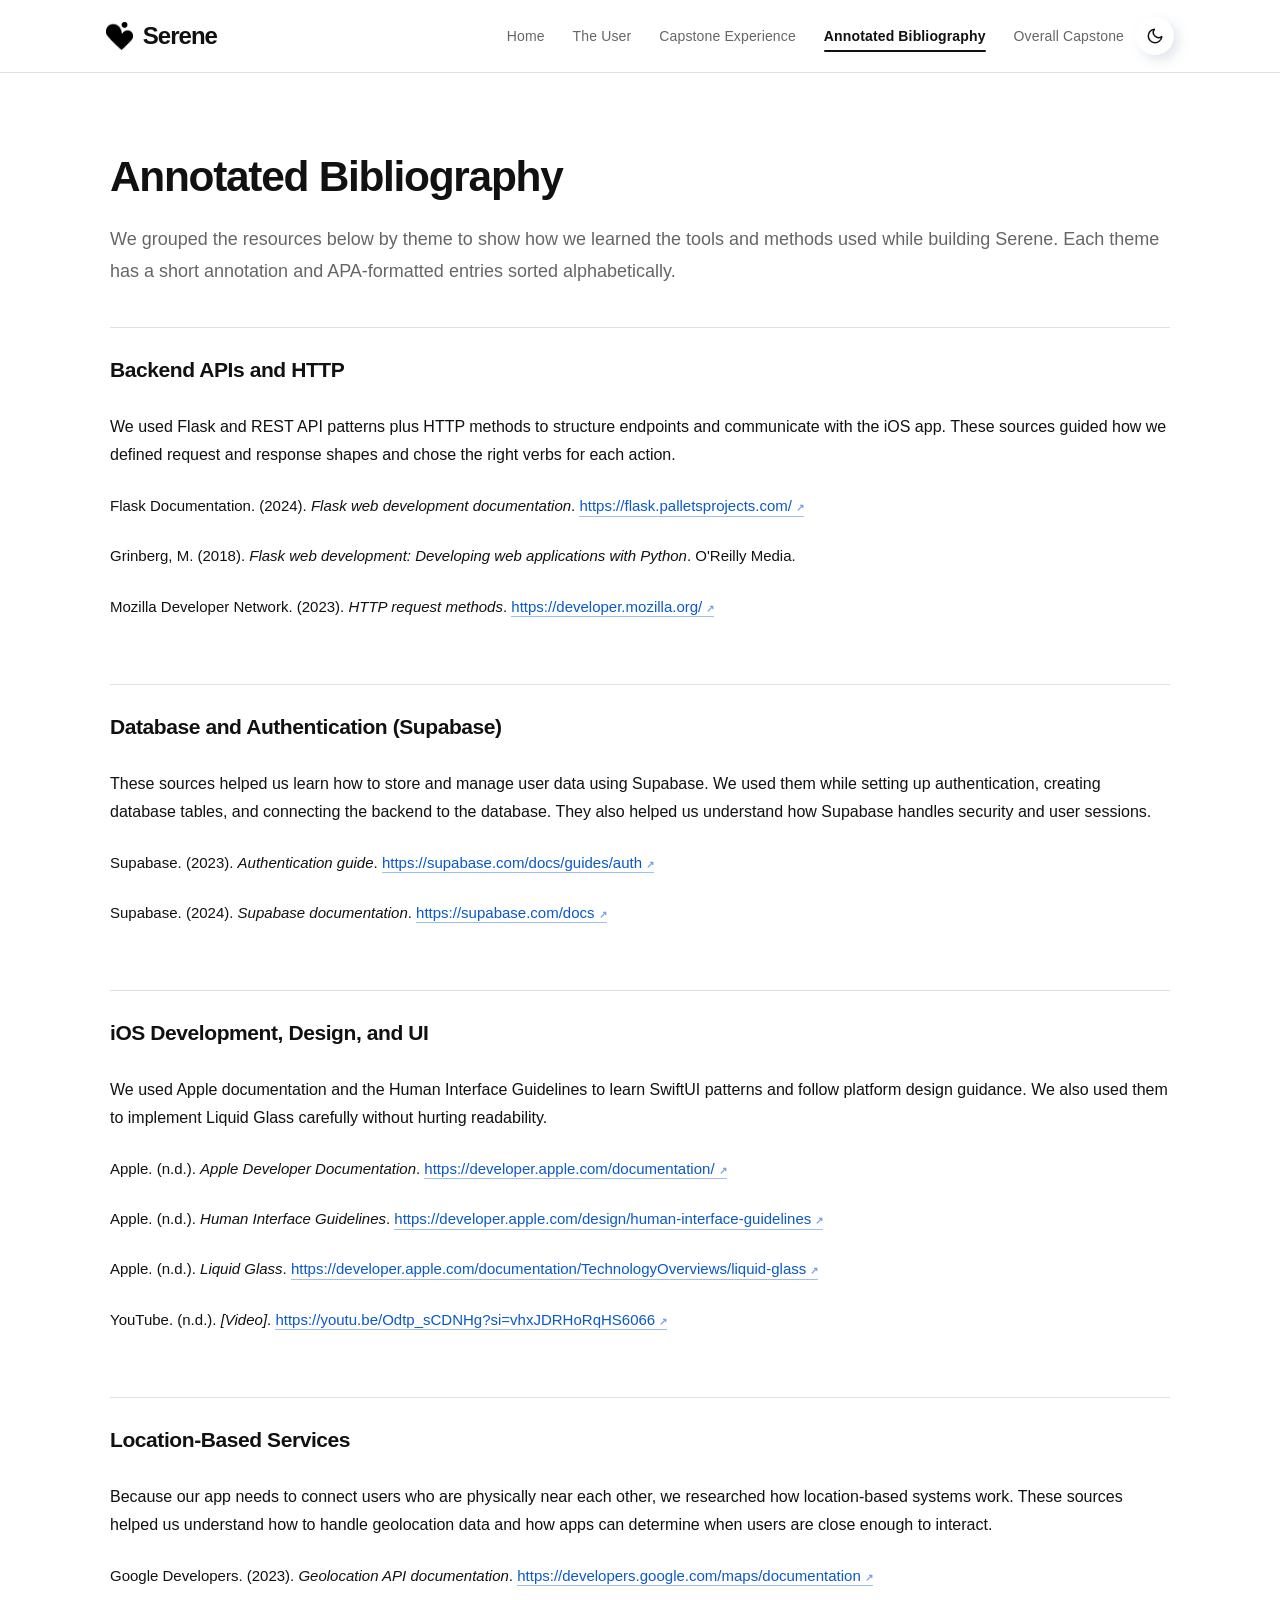
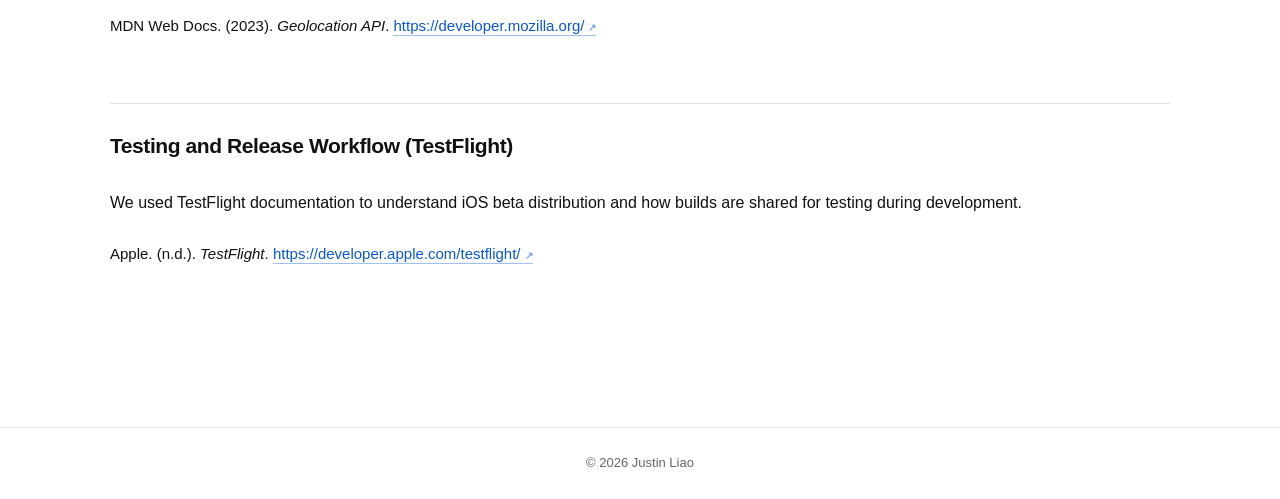
<file: annotated-bibliography.html>
<!doctype html>
<html lang="en">
  <head>
    <meta charset="UTF-8" />
    <meta name="viewport" content="width=device-width, initial-scale=1.0" />
    <link rel="icon" type="image/png" href="assets/logo%20white.png" />
    <title>Annotated Bibliography &mdash; Serene</title>
    <!-- Anti-flash: apply saved theme before first paint -->
    <script>
      (function () {
        var t =
          localStorage.getItem("serene-theme") ||
          (window.matchMedia("(prefers-color-scheme: dark)").matches
            ? "dark"
            : "light");
        document.documentElement.setAttribute("data-theme", t);
      })();
    </script>
    <link rel="stylesheet" href="assets/css/styles.css" />
  </head>
  <body>
    <a href="#main" class="skip-link">Skip to content</a>

    <!-- ========== Header ========== -->
    <header class="site-header">
      <div class="header-inner">
        <a href="index.html" class="site-title">
          <img
            class="site-logo logo-ver-light"
            src="assets/logo%20black.png"
            alt="Serene"
          />
          <img
            class="site-logo logo-ver-dark"
            src="assets/logo%20white.png"
            alt="Serene"
          />
          <span>Serene</span>
        </a>

        <div class="header-controls">
          <nav class="site-nav" aria-label="Main navigation">
            <button
              class="nav-toggle"
              aria-expanded="false"
              aria-controls="nav-list"
              aria-label="Toggle menu"
            >
              <svg
                viewBox="0 0 24 24"
                fill="none"
                stroke="currentColor"
                stroke-width="2"
                stroke-linecap="round"
              >
                <line x1="3" y1="6" x2="21" y2="6" />
                <line x1="3" y1="12" x2="21" y2="12" />
                <line x1="3" y1="18" x2="21" y2="18" />
              </svg>
            </button>

            <ul class="nav-list" id="nav-list">
              <li><a href="index.html">Home</a></li>
              <li><a href="user.html">The User</a></li>
              <li>
                <a href="capstone-experience.html">Capstone Experience</a>
              </li>
              <li>
                <a href="annotated-bibliography.html">Annotated Bibliography</a>
              </li>
              <li><a href="overall-capstone.html">Overall Capstone</a></li>
            </ul>
          </nav>

          <button class="theme-toggle" aria-label="Switch to dark theme">
            <svg
              class="icon-moon"
              viewBox="0 0 24 24"
              fill="none"
              stroke="currentColor"
              stroke-width="2"
              stroke-linecap="round"
              stroke-linejoin="round"
            >
              <path d="M21 12.79A9 9 0 1 1 11.21 3a7 7 0 0 0 9.79 9.79z" />
            </svg>
            <svg
              class="icon-sun"
              viewBox="0 0 24 24"
              fill="none"
              stroke="currentColor"
              stroke-width="2"
              stroke-linecap="round"
              stroke-linejoin="round"
            >
              <circle cx="12" cy="12" r="5" />
              <line x1="12" y1="1" x2="12" y2="3" />
              <line x1="12" y1="21" x2="12" y2="23" />
              <line x1="4.22" y1="4.22" x2="5.64" y2="5.64" />
              <line x1="18.36" y1="18.36" x2="19.78" y2="19.78" />
              <line x1="1" y1="12" x2="3" y2="12" />
              <line x1="21" y1="12" x2="23" y2="12" />
              <line x1="4.22" y1="19.78" x2="5.64" y2="18.36" />
              <line x1="18.36" y1="5.64" x2="19.78" y2="4.22" />
            </svg>
          </button>
        </div>
      </div>
    </header>

    <!-- ========== Main Content ========== -->
    <main id="main" class="site-main">
      <h1 class="page-title fade-in">Annotated Bibliography</h1>
      <p class="page-intro fade-in">
        We grouped the resources below by theme to show how we learned the
        tools and methods used while building Serene. Each theme has a
        short annotation and APA-formatted entries sorted alphabetically.
      </p>

      <section class="content-section fade-in">
        <h2>Backend APIs and HTTP</h2>
        <p class="theme-annotation">
          We used Flask and REST API patterns plus HTTP methods to structure
          endpoints and communicate with the iOS app. These sources guided
          how we defined request and response shapes and chose the right
          verbs for each action.
        </p>
        <p class="bib-entry">Flask Documentation. (2024). <cite>Flask web development documentation</cite>. <a href="https://flask.palletsprojects.com/" target="_blank" rel="noopener noreferrer">https://flask.palletsprojects.com/</a></p>
        <p class="bib-entry">Grinberg, M. (2018). <cite>Flask web development: Developing web applications with Python</cite>. O'Reilly Media.</p>
        <p class="bib-entry">Mozilla Developer Network. (2023). <cite>HTTP request methods</cite>. <a href="https://developer.mozilla.org/en-US/docs/Web/HTTP/Methods" target="_blank" rel="noopener noreferrer">https://developer.mozilla.org/</a></p>
      </section>

      <section class="content-section fade-in">
        <h2>Database and Authentication (Supabase)</h2>
        <p class="theme-annotation">
          These sources helped us learn how to store and manage user data
          using Supabase. We used them while setting up authentication,
          creating database tables, and connecting the backend to the
          database. They also helped us understand how Supabase handles
          security and user sessions.
        </p>
        <p class="bib-entry">Supabase. (2023). <cite>Authentication guide</cite>. <a href="https://supabase.com/docs/guides/auth" target="_blank" rel="noopener noreferrer">https://supabase.com/docs/guides/auth</a></p>
        <p class="bib-entry">Supabase. (2024). <cite>Supabase documentation</cite>. <a href="https://supabase.com/docs" target="_blank" rel="noopener noreferrer">https://supabase.com/docs</a></p>
      </section>

      <section class="content-section fade-in">
        <h2>iOS Development, Design, and UI</h2>
        <p class="theme-annotation">
          We used Apple documentation and the Human Interface Guidelines to
          learn SwiftUI patterns and follow platform design guidance. We
          also used them to implement Liquid Glass carefully without hurting
          readability.
        </p>
        <p class="bib-entry">Apple. (n.d.). <cite>Apple Developer Documentation</cite>. <a href="https://developer.apple.com/documentation/" target="_blank" rel="noopener noreferrer">https://developer.apple.com/documentation/</a></p>
        <p class="bib-entry">Apple. (n.d.). <cite>Human Interface Guidelines</cite>. <a href="https://developer.apple.com/design/human-interface-guidelines" target="_blank" rel="noopener noreferrer">https://developer.apple.com/design/human-interface-guidelines</a></p>
        <p class="bib-entry">Apple. (n.d.). <cite>Liquid Glass</cite>. <a href="https://developer.apple.com/documentation/TechnologyOverviews/liquid-glass" target="_blank" rel="noopener noreferrer">https://developer.apple.com/documentation/TechnologyOverviews/liquid-glass</a></p>
        <p class="bib-entry">YouTube. (n.d.). <cite>[Video]</cite>. <a href="https://youtu.be/Odtp_sCDNHg?si=vhxJDRHoRqHS6066" target="_blank" rel="noopener noreferrer">https://youtu.be/Odtp_sCDNHg?si=vhxJDRHoRqHS6066</a></p>
      </section>

      <section class="content-section fade-in">
        <h2>Location-Based Services</h2>
        <p class="theme-annotation">
          Because our app needs to connect users who are physically near each
          other, we researched how location-based systems work. These sources helped us understand how to handle geolocation
          data and how apps can determine when users are close enough to
          interact.
        </p>
        <p class="bib-entry">Google Developers. (2023). <cite>Geolocation API documentation</cite>. <a href="https://developers.google.com/maps/documentation" target="_blank" rel="noopener noreferrer">https://developers.google.com/maps/documentation</a></p>
        <p class="bib-entry">MDN Web Docs. (2023). <cite>Geolocation API</cite>. <a href="https://developer.mozilla.org/en-US/docs/Web/API/Geolocation_API" target="_blank" rel="noopener noreferrer">https://developer.mozilla.org/</a></p>
      </section>

      <section class="content-section fade-in">
        <h2>Testing and Release Workflow (TestFlight)</h2>
        <p class="theme-annotation">
          We used TestFlight documentation to understand iOS beta
          distribution and how builds are shared for testing during
          development.
        </p>
        <p class="bib-entry">Apple. (n.d.). <cite>TestFlight</cite>. <a href="https://developer.apple.com/testflight/" target="_blank" rel="noopener noreferrer">https://developer.apple.com/testflight/</a></p>
      </section>

    </main>

    <!-- ========== Footer ========== -->
    <footer class="site-footer">&copy; 2026 Justin Liao</footer>

    <script src="assets/js/main.js"></script>
  </body>
</html>
</file>
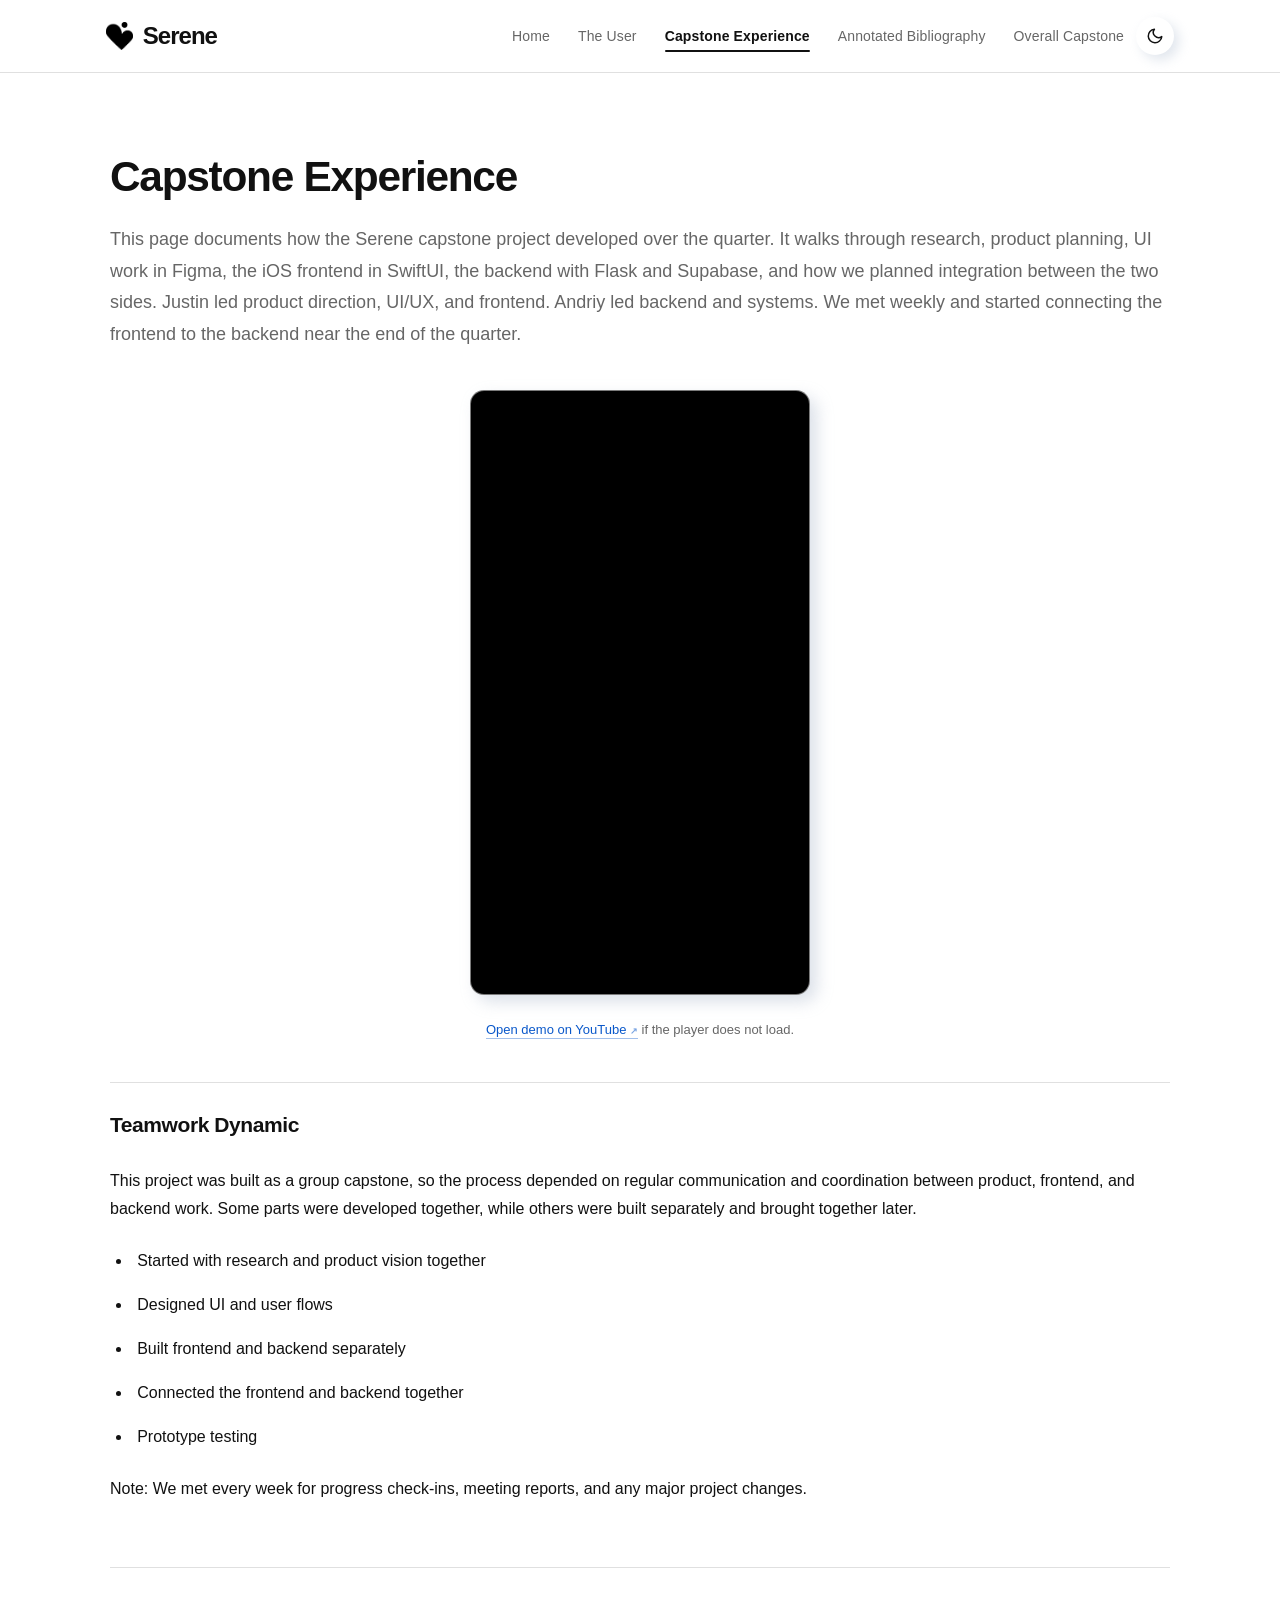
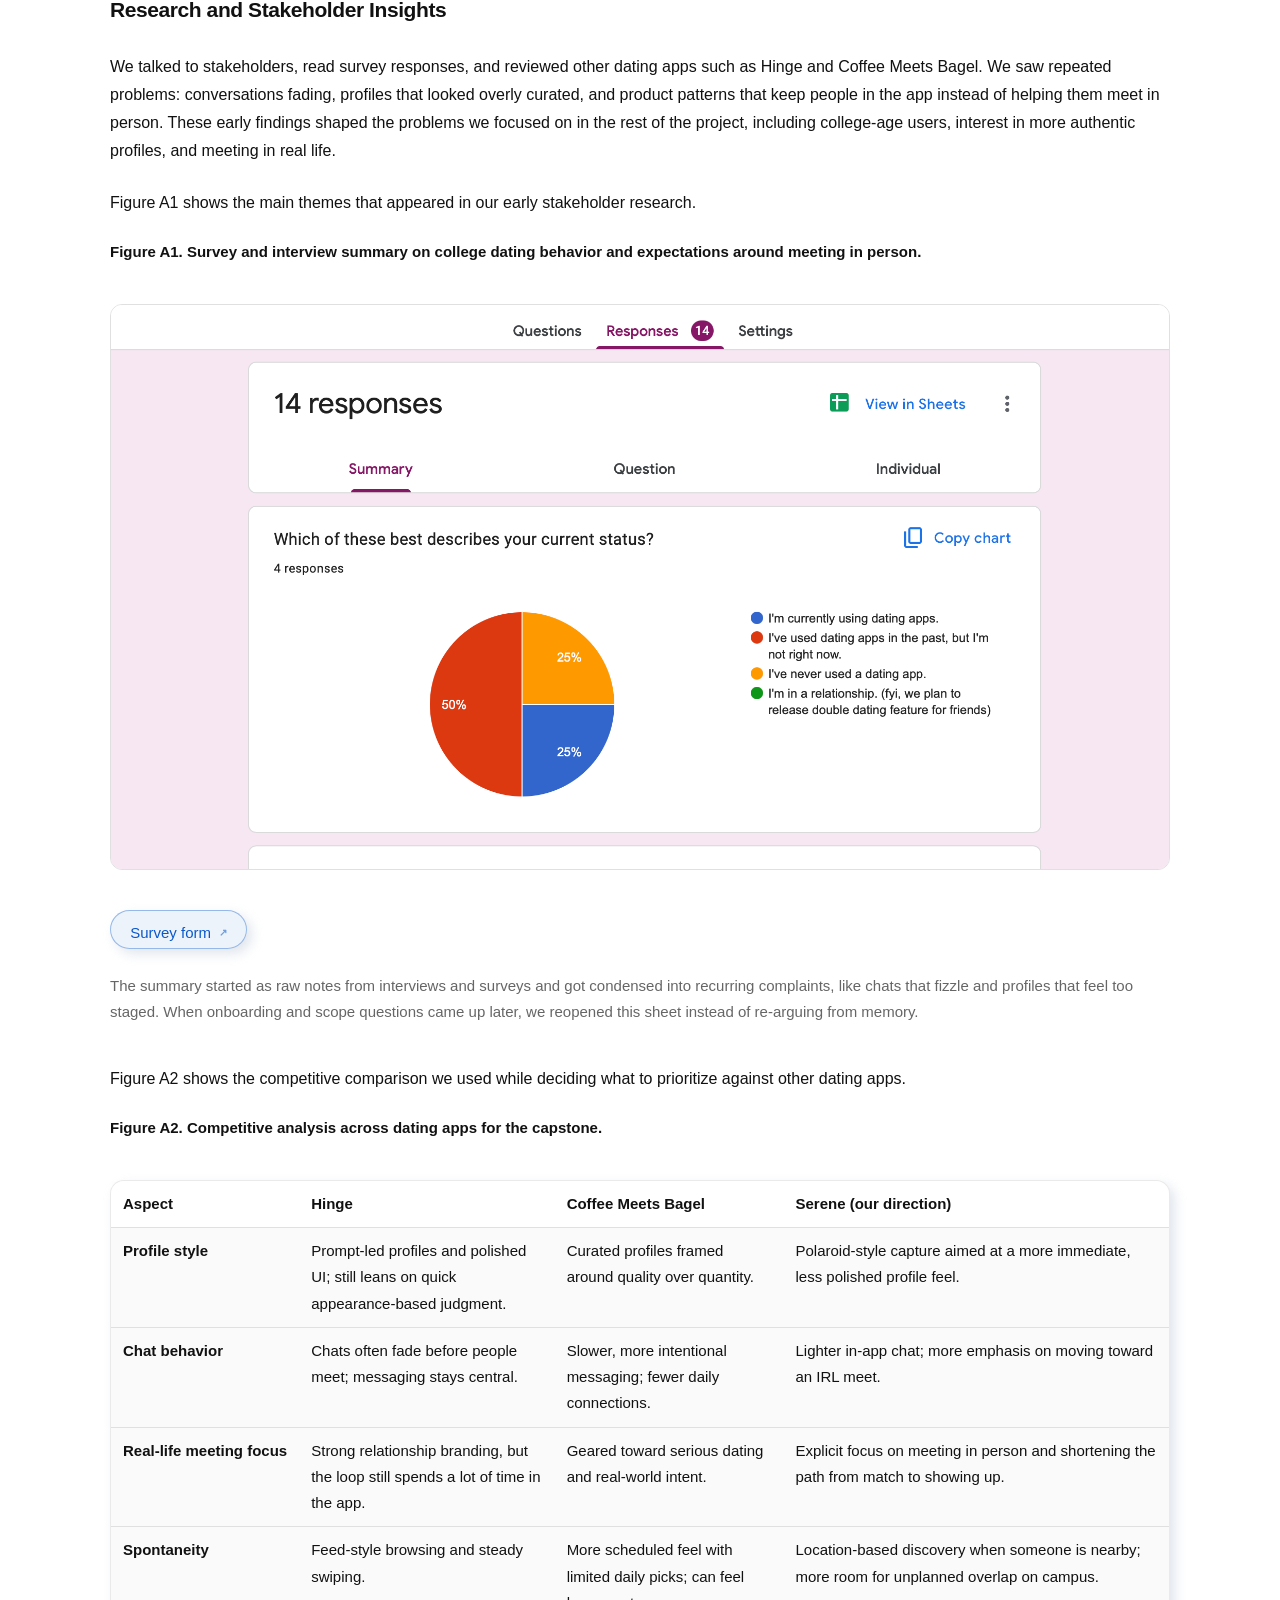
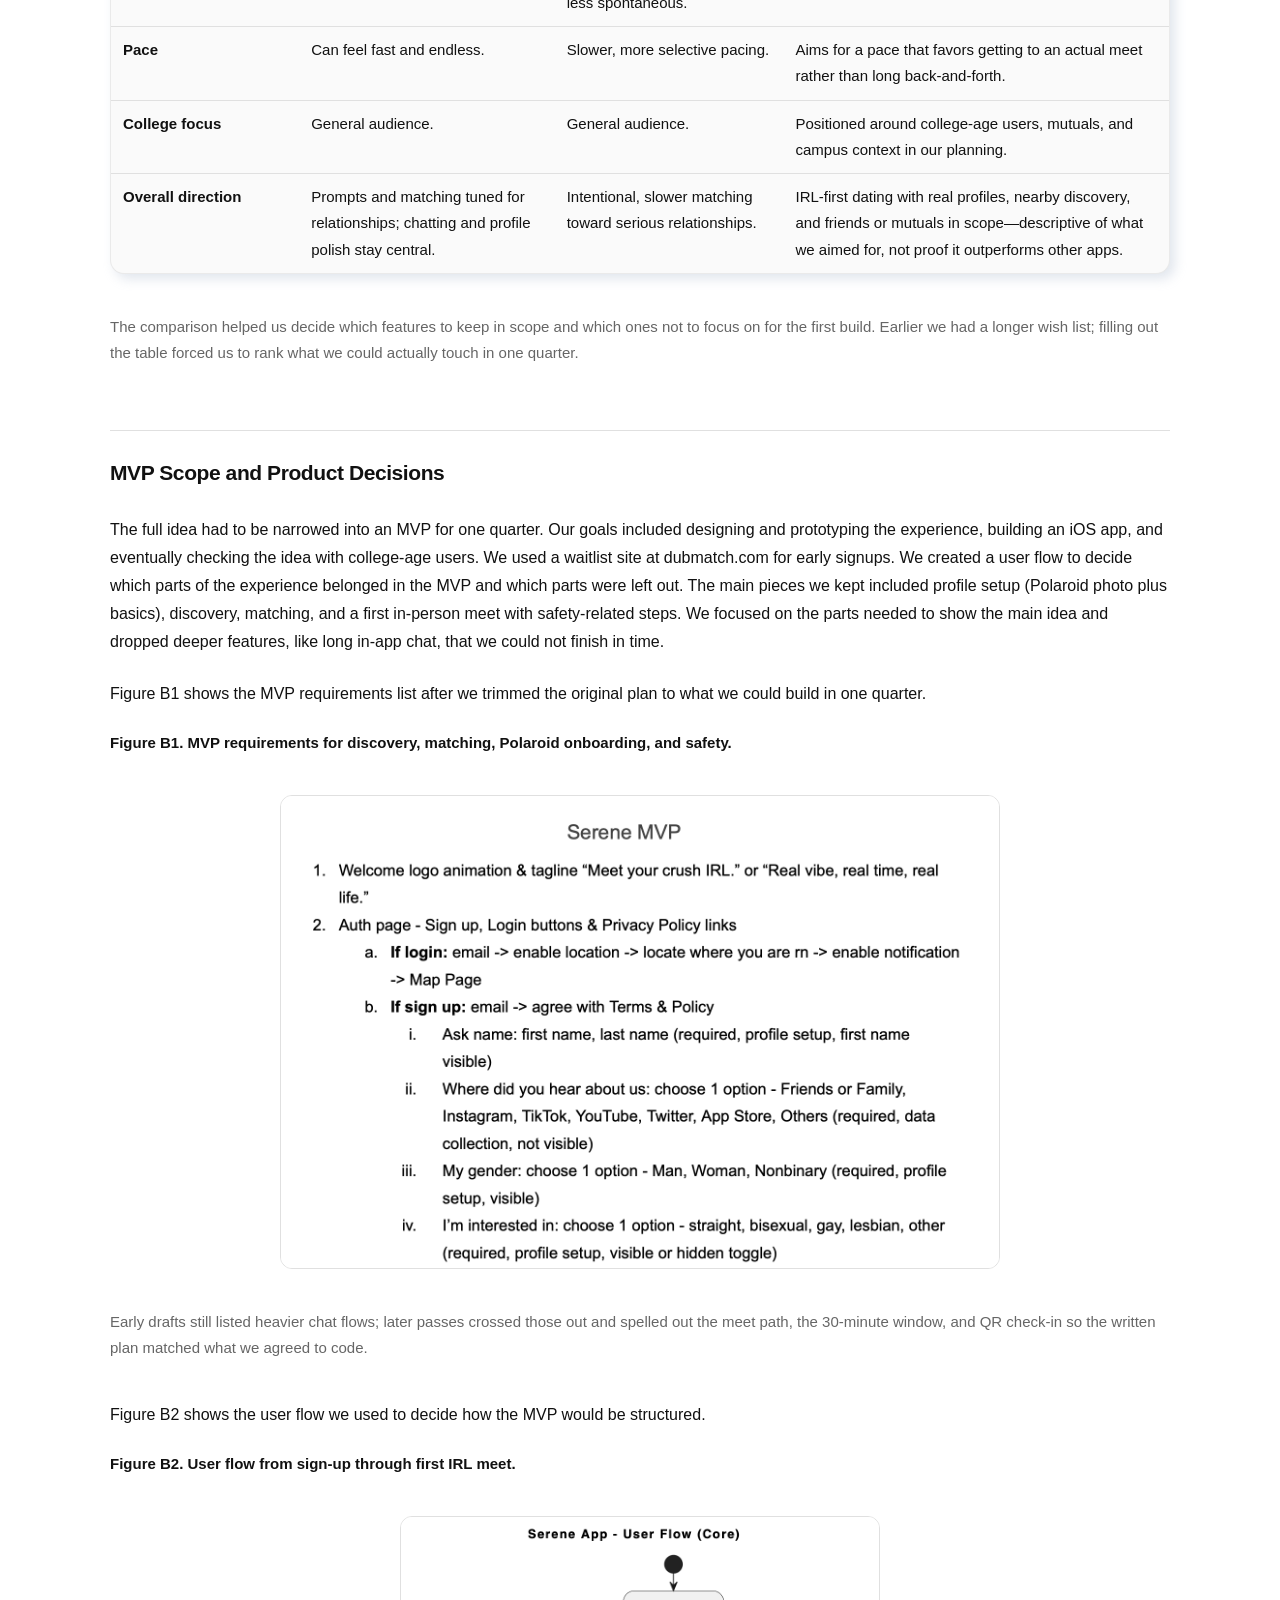
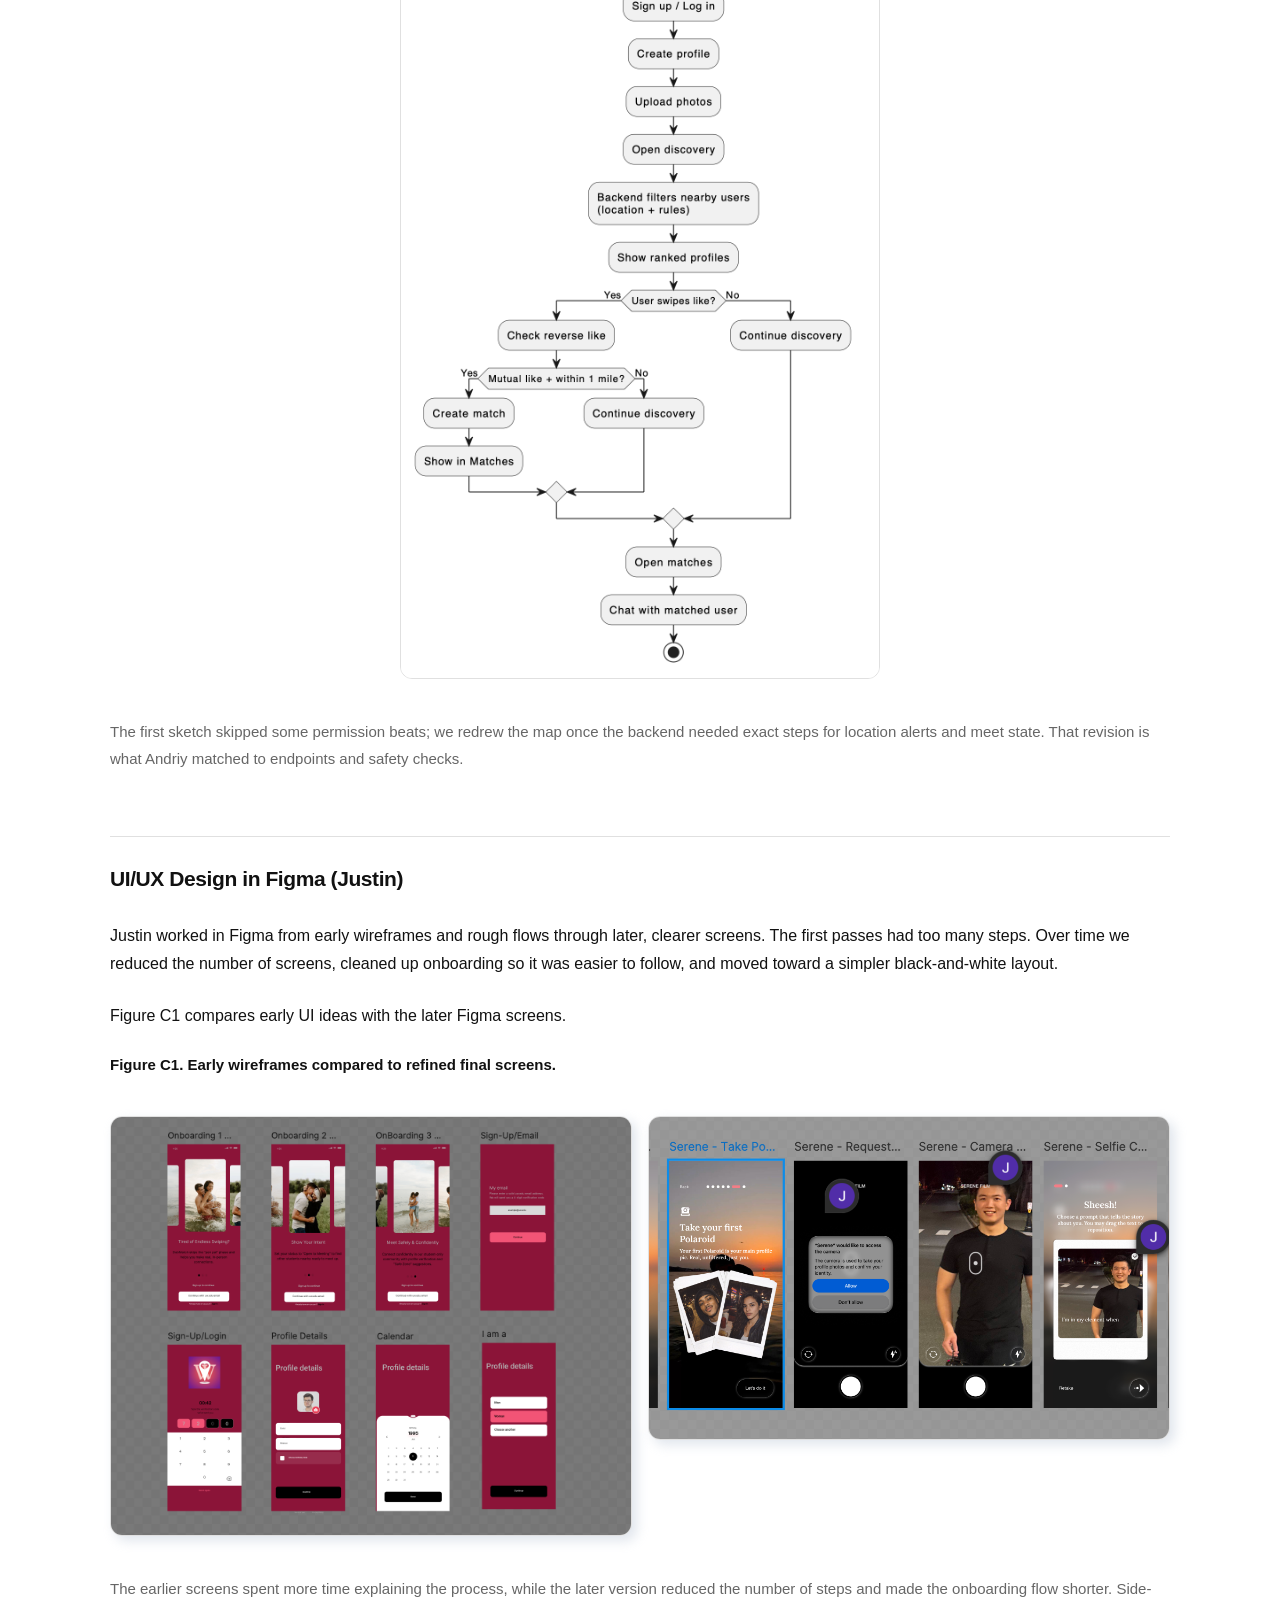
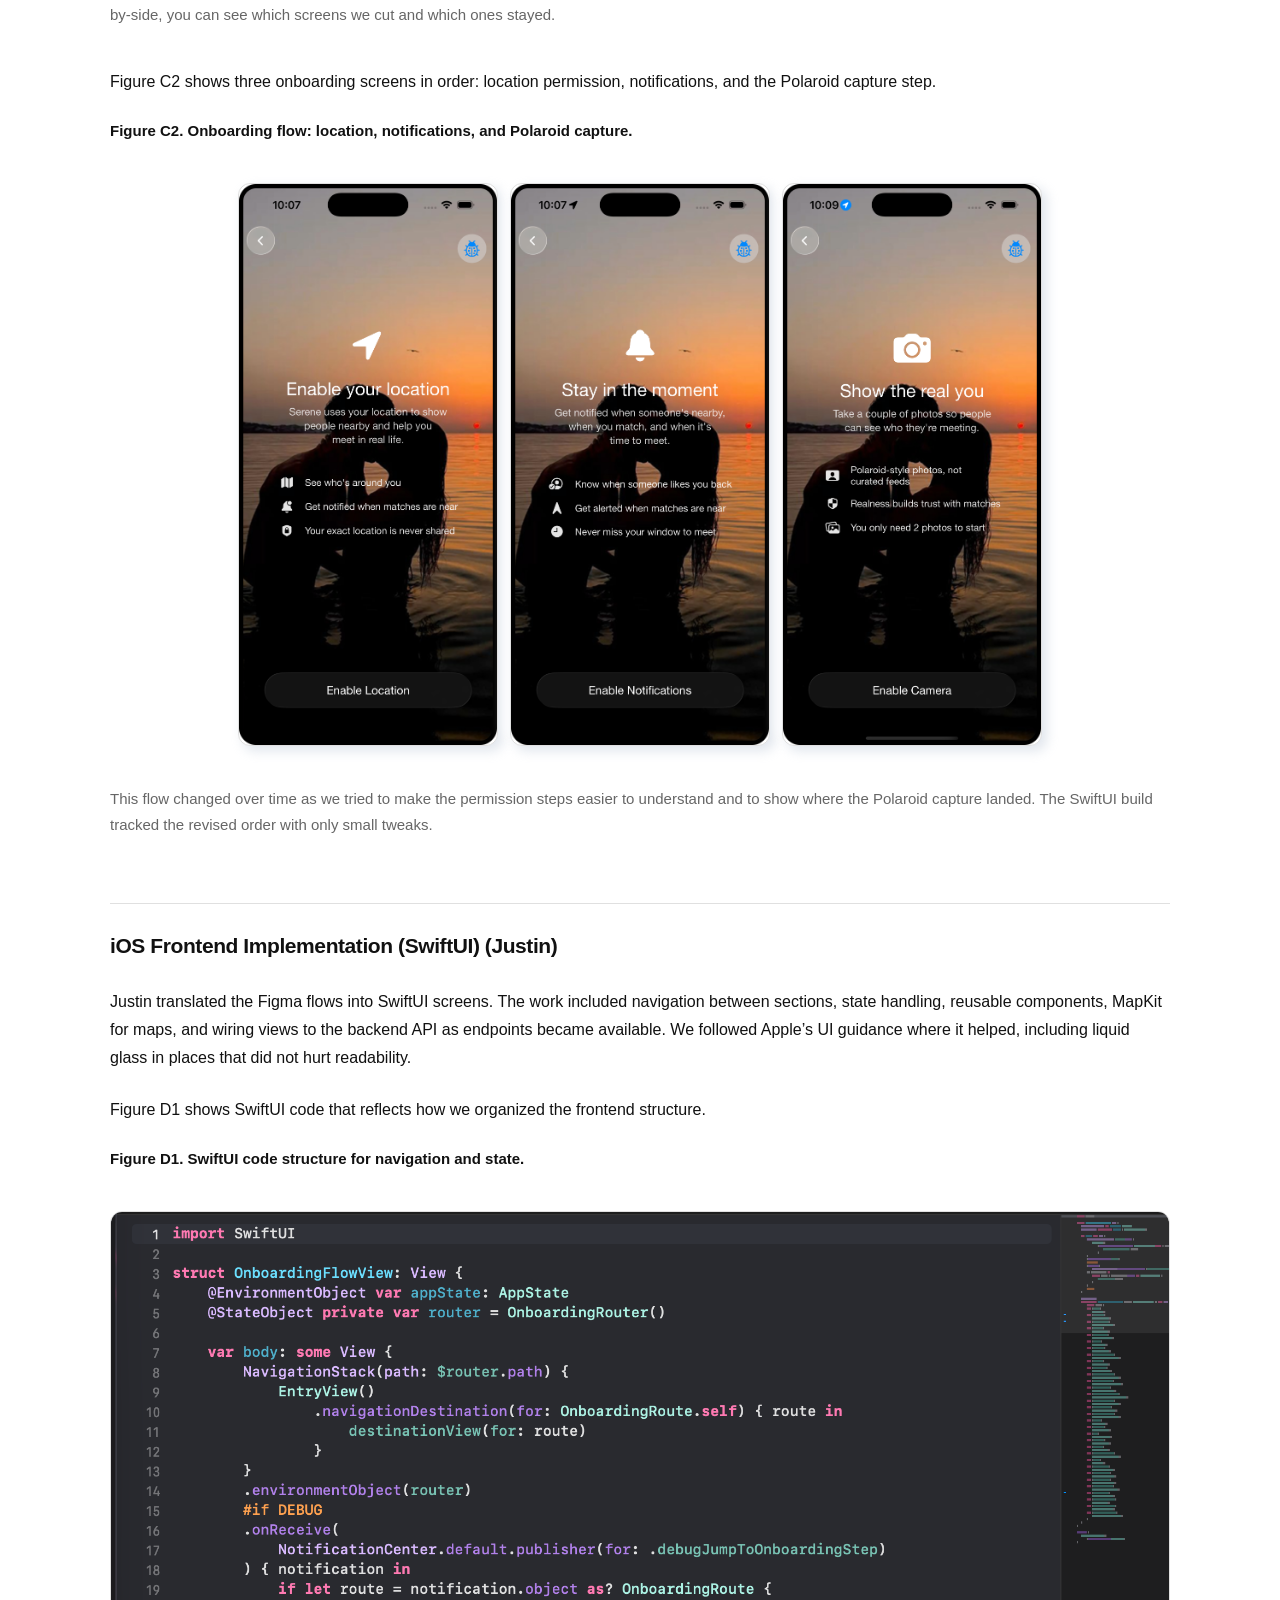
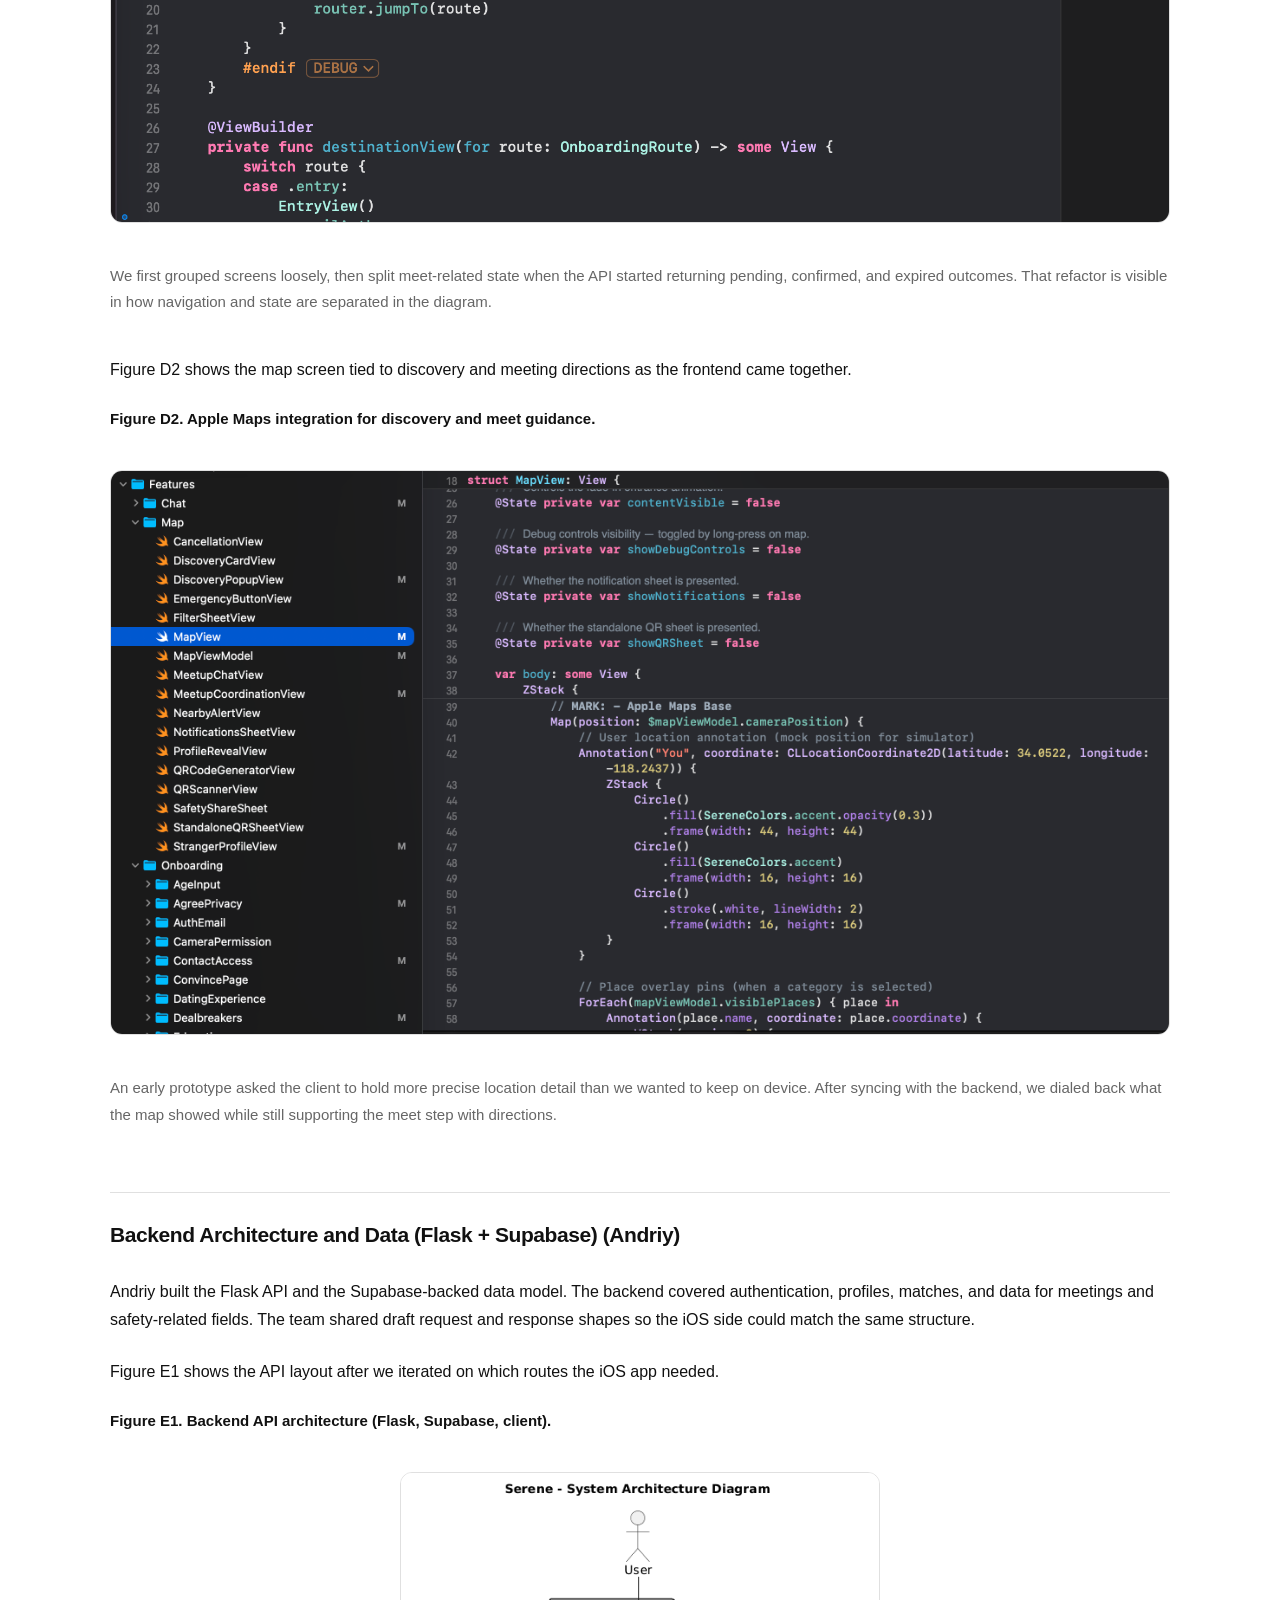
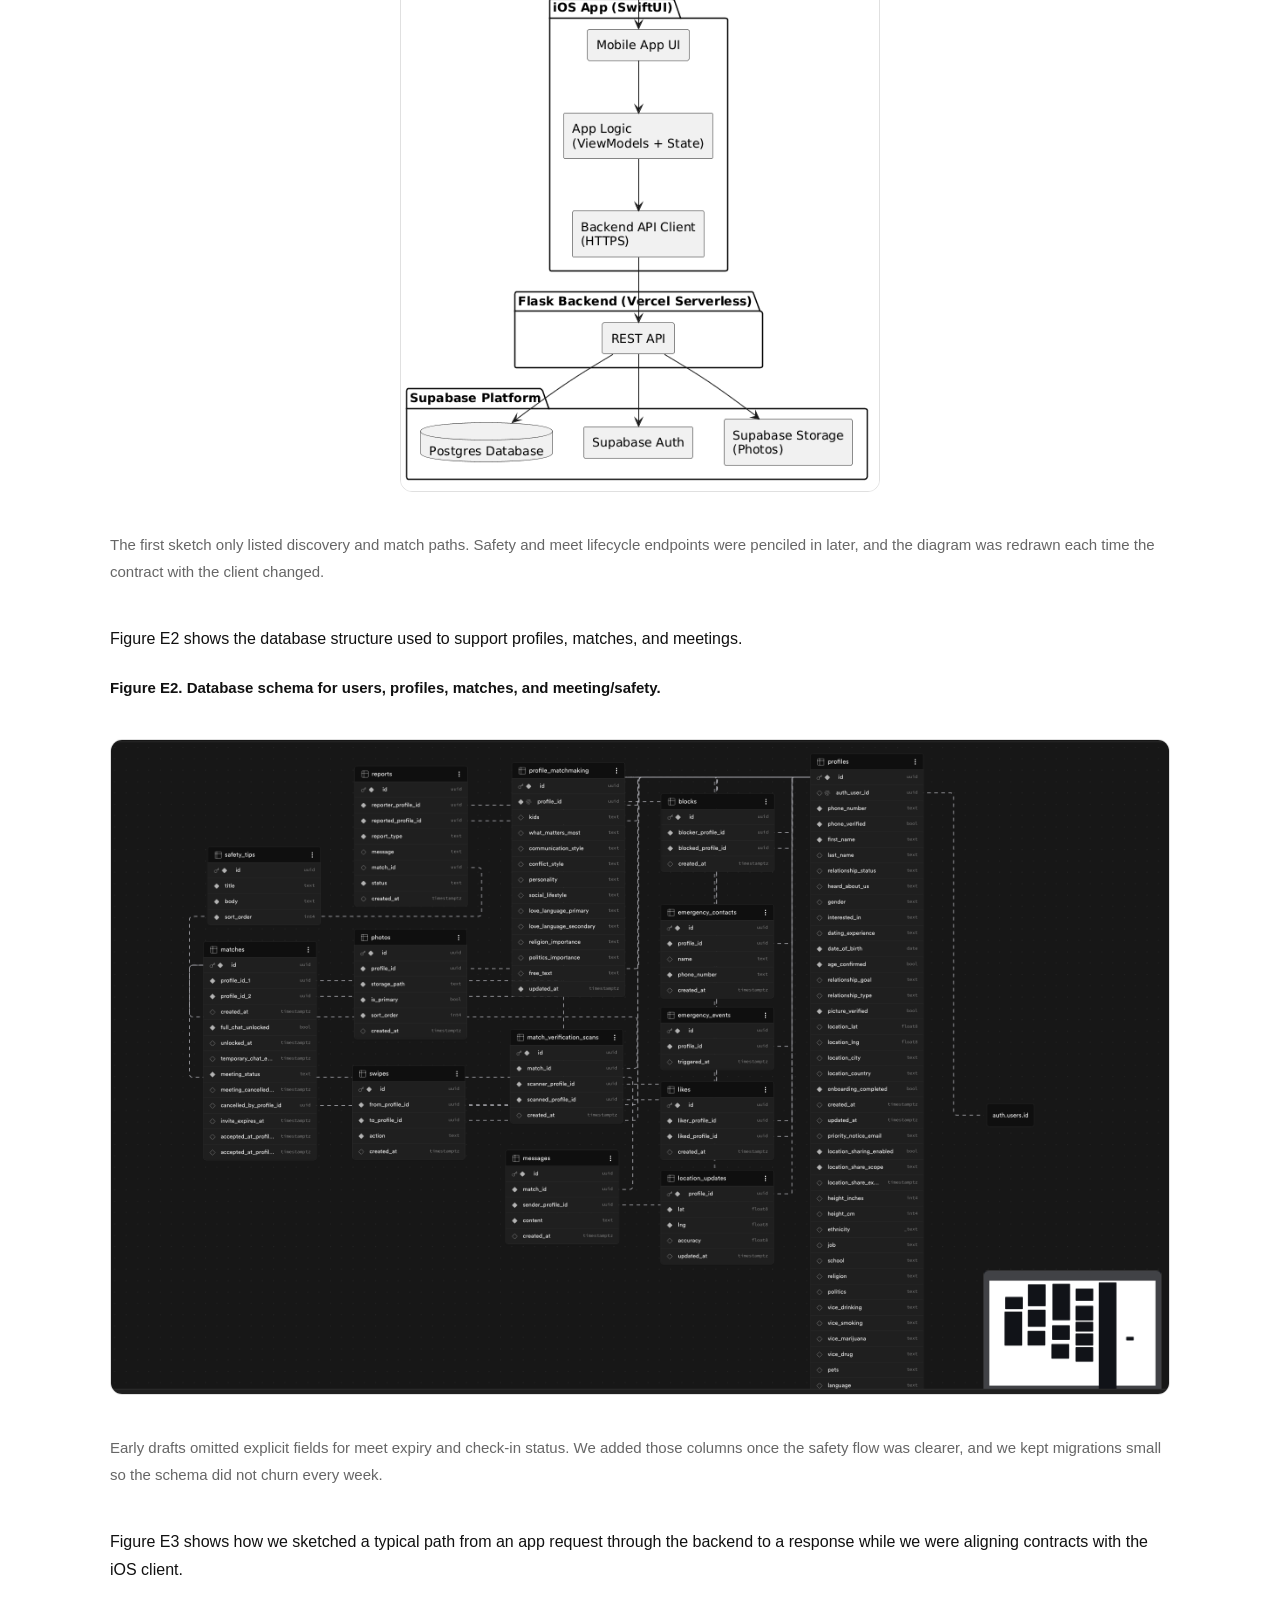
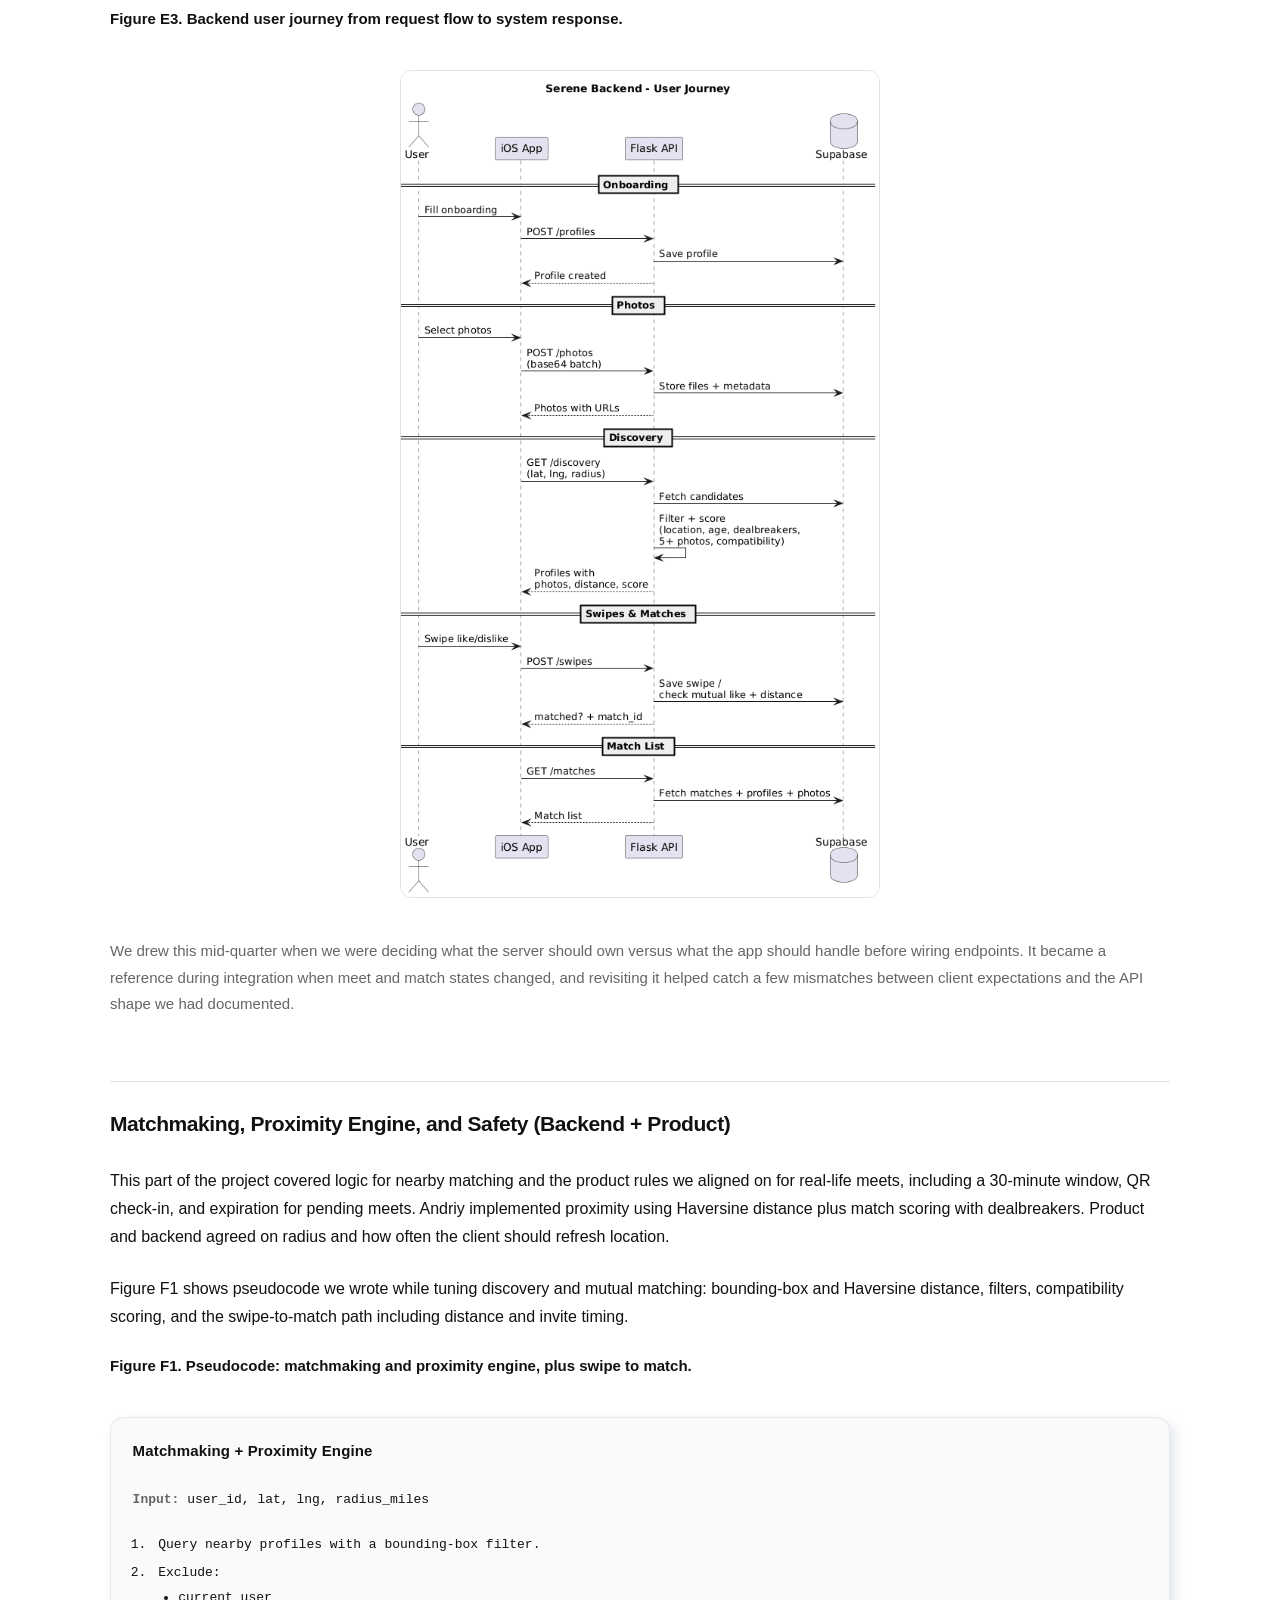
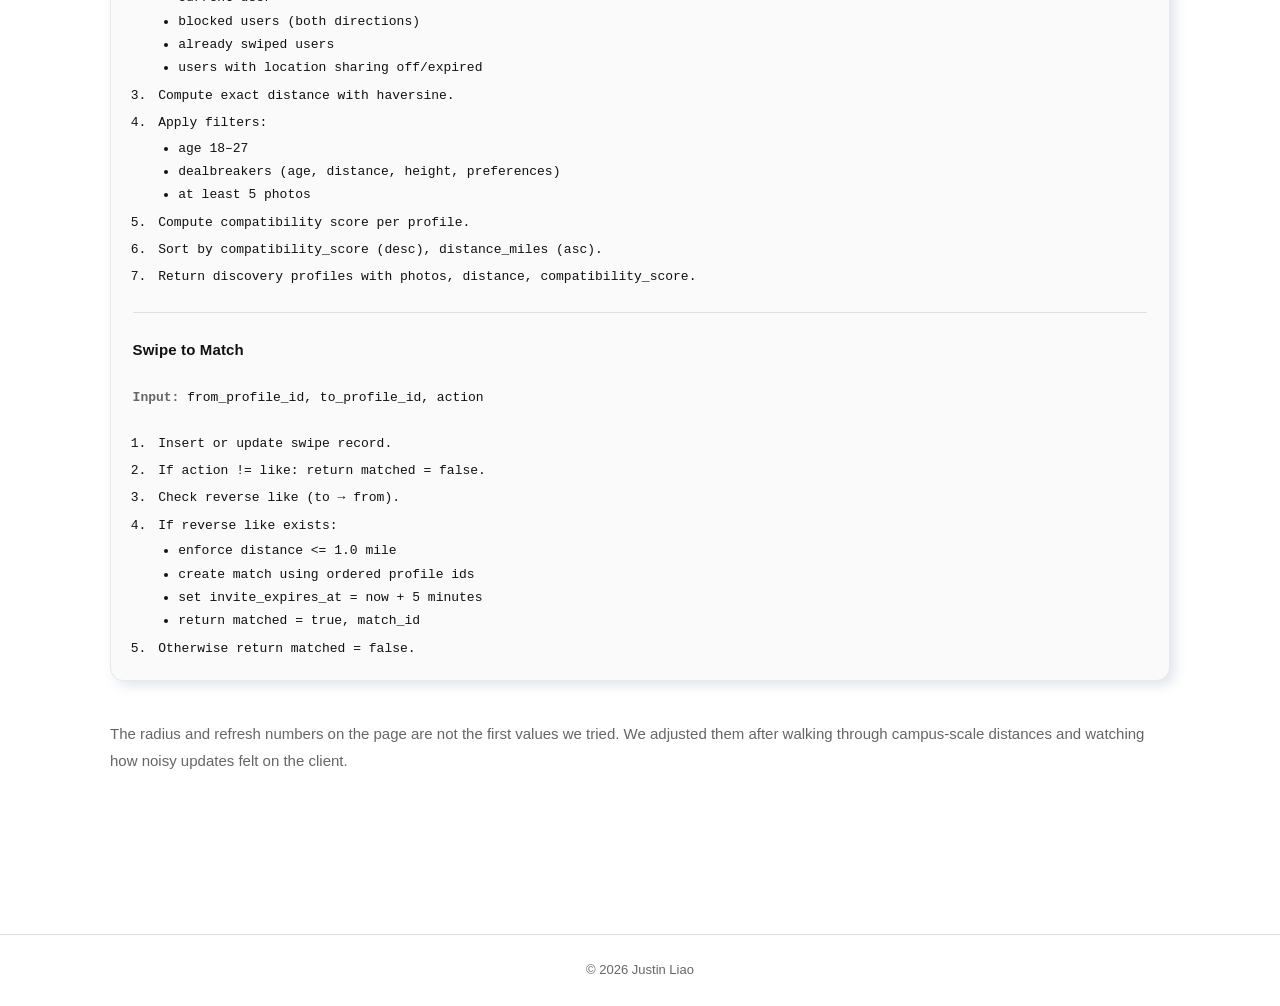
<file: capstone-experience.html>
<!doctype html>
<html lang="en">
  <head>
    <meta charset="UTF-8" />
    <meta name="viewport" content="width=device-width, initial-scale=1.0" />
    <link rel="icon" type="image/png" href="assets/logo%20white.png" />
    <title>Capstone Experience &mdash; Serene</title>
    <!-- Anti-flash: apply saved theme before first paint -->
    <script>
      (function () {
        var t =
          localStorage.getItem("serene-theme") ||
          (window.matchMedia("(prefers-color-scheme: dark)").matches
            ? "dark"
            : "light");
        document.documentElement.setAttribute("data-theme", t);
      })();
    </script>
    <link rel="stylesheet" href="assets/css/styles.css" />
  </head>
  <body>
    <a href="#main" class="skip-link">Skip to content</a>

    <!-- ========== Header ========== -->
    <header class="site-header">
      <div class="header-inner">
        <a href="index.html" class="site-title">
          <img
            class="site-logo logo-ver-light"
            src="assets/logo%20black.png"
            alt="Serene"
          />
          <img
            class="site-logo logo-ver-dark"
            src="assets/logo%20white.png"
            alt="Serene"
          />
          <span>Serene</span>
        </a>

        <div class="header-controls">
          <nav class="site-nav" aria-label="Main navigation">
            <button
              class="nav-toggle"
              aria-expanded="false"
              aria-controls="nav-list"
              aria-label="Toggle menu"
            >
              <svg
                viewBox="0 0 24 24"
                fill="none"
                stroke="currentColor"
                stroke-width="2"
                stroke-linecap="round"
              >
                <line x1="3" y1="6" x2="21" y2="6" />
                <line x1="3" y1="12" x2="21" y2="12" />
                <line x1="3" y1="18" x2="21" y2="18" />
              </svg>
            </button>

            <ul class="nav-list" id="nav-list">
              <li><a href="index.html">Home</a></li>
              <li><a href="user.html">The User</a></li>
              <li>
                <a href="capstone-experience.html">Capstone Experience</a>
              </li>
              <li>
                <a href="annotated-bibliography.html">Annotated Bibliography</a>
              </li>
              <li><a href="overall-capstone.html">Overall Capstone</a></li>
            </ul>
          </nav>

          <button class="theme-toggle" aria-label="Switch to dark theme">
            <svg
              class="icon-moon"
              viewBox="0 0 24 24"
              fill="none"
              stroke="currentColor"
              stroke-width="2"
              stroke-linecap="round"
              stroke-linejoin="round"
            >
              <path d="M21 12.79A9 9 0 1 1 11.21 3a7 7 0 0 0 9.79 9.79z" />
            </svg>
            <svg
              class="icon-sun"
              viewBox="0 0 24 24"
              fill="none"
              stroke="currentColor"
              stroke-width="2"
              stroke-linecap="round"
              stroke-linejoin="round"
            >
              <circle cx="12" cy="12" r="5" />
              <line x1="12" y1="1" x2="12" y2="3" />
              <line x1="12" y1="21" x2="12" y2="23" />
              <line x1="4.22" y1="4.22" x2="5.64" y2="5.64" />
              <line x1="18.36" y1="18.36" x2="19.78" y2="19.78" />
              <line x1="1" y1="12" x2="3" y2="12" />
              <line x1="21" y1="12" x2="23" y2="12" />
              <line x1="4.22" y1="19.78" x2="5.64" y2="18.36" />
              <line x1="18.36" y1="5.64" x2="19.78" y2="4.22" />
            </svg>
          </button>
        </div>
      </div>
    </header>

    <!-- ========== Main Content ========== -->
    <main id="main" class="site-main">
      <h1 class="page-title fade-in">Capstone Experience</h1>
      <p class="page-intro fade-in">
        This page documents how the Serene capstone project developed over
        the quarter. It walks through research, product planning, UI work in
        Figma, the iOS frontend in SwiftUI, the backend with Flask and
        Supabase, and how we planned integration between the two sides.
        Justin led product direction, UI/UX, and frontend. Andriy led backend
        and systems. We met weekly and started connecting the frontend to the
        backend near the end of the quarter.
      </p>
      <div class="demo-embed fade-in" role="region" aria-label="Serene demo video">
        <iframe
          src="https://www.youtube.com/embed/u6hU4qahp8Q"
          title="Serene app demo (YouTube Short)"
          allow="accelerometer; autoplay; clipboard-write; encrypted-media; gyroscope; picture-in-picture; web-share"
          referrerpolicy="strict-origin-when-cross-origin"
          allowfullscreen
          loading="lazy"
        ></iframe>
      </div>
      <p class="demo-embed-fallback fade-in">
        <a
          href="https://youtube.com/shorts/u6hU4qahp8Q?si=tvT63XYnQO21481i"
          target="_blank"
          rel="noopener noreferrer"
          >Open demo on YouTube</a>
        if the player does not load.
      </p>

      <section class="content-section fade-in">
        <h2>Teamwork Dynamic</h2>
        <p>
          This project was built as a group capstone, so the process depended
          on regular communication and coordination between product, frontend,
          and backend work. Some parts were developed together, while others
          were built separately and brought together later.
        </p>
        <ul class="tight-bullets">
          <li>Started with research and product vision together</li>
          <li>Designed UI and user flows</li>
          <li>Built frontend and backend separately</li>
          <li>Connected the frontend and backend together</li>
          <li>Prototype testing</li>
        </ul>
        <p>
          Note: We met every week for progress check-ins, meeting reports, and
          any major project changes.
        </p>
      </section>

      <section class="content-section fade-in">
        <h2>Research and Stakeholder Insights</h2>
        <p>
          We talked to stakeholders, read survey responses, and reviewed other
          dating apps such as Hinge and Coffee Meets Bagel. We saw repeated
          problems: conversations fading, profiles that looked overly curated,
          and product patterns that keep people in the app instead of helping
          them meet in person. These early findings shaped the problems we
          focused on in the rest of the project, including college-age users,
          interest in more authentic profiles, and meeting in real life.
        </p>

        <p>
          Figure A1 shows the main themes that appeared in our early
          stakeholder research.
        </p>
        <p class="figure-title">Figure A1. Survey and interview summary on college dating behavior and expectations around meeting in person.</p>
        <figure class="artifact">
          <img
            src="assets/images/Survey.png"
            alt="Summary of survey and interview themes on college dating, chat fatigue, and meeting in person."
            loading="lazy"
            width="1200"
            height="800"
          />
        </figure>
        <p class="survey-form-link">
          <a
            href="https://docs.google.com/forms/d/e/1FAIpQLSdLYSl5632ZAH5thcM5c9L3_Oz2cRbZPhaQyQhQnV9qeUkBeA/viewform?usp=dialog"
            target="_blank"
            rel="noopener noreferrer"
            >Survey form</a>
        </p>
        <p class="artifact-annotation">
          The summary started as raw notes from interviews and surveys and
          got condensed into recurring complaints, like chats that fizzle and
          profiles that feel too staged. When onboarding and scope questions
          came up later, we reopened this sheet instead of re-arguing from
          memory.
        </p>

        <p>
          Figure A2 shows the competitive comparison we used while deciding
          what to prioritize against other dating apps.
        </p>
        <p class="figure-title">Figure A2. Competitive analysis across dating apps for the capstone.</p>
        <figure class="artifact">
          <div class="comparison-table-wrap">
            <table class="comparison-table">
              <thead>
                <tr>
                  <th scope="col">Aspect</th>
                  <th scope="col">Hinge</th>
                  <th scope="col">Coffee Meets Bagel</th>
                  <th scope="col">Serene (our direction)</th>
                </tr>
              </thead>
              <tbody>
                <tr>
                  <td>Profile style</td>
                  <td>
                    Prompt-led profiles and polished UI; still leans on quick
                    appearance-based judgment.
                  </td>
                  <td>
                    Curated profiles framed around quality over quantity.
                  </td>
                  <td>
                    Polaroid-style capture aimed at a more immediate, less
                    polished profile feel.
                  </td>
                </tr>
                <tr>
                  <td>Chat behavior</td>
                  <td>
                    Chats often fade before people meet; messaging stays central.
                  </td>
                  <td>
                    Slower, more intentional messaging; fewer daily connections.
                  </td>
                  <td>
                    Lighter in-app chat; more emphasis on moving toward an IRL
                    meet.
                  </td>
                </tr>
                <tr>
                  <td>Real-life meeting focus</td>
                  <td>
                    Strong relationship branding, but the loop still spends a lot
                    of time in the app.
                  </td>
                  <td>
                    Geared toward serious dating and real-world intent.
                  </td>
                  <td>
                    Explicit focus on meeting in person and shortening the path
                    from match to showing up.
                  </td>
                </tr>
                <tr>
                  <td>Spontaneity</td>
                  <td>Feed-style browsing and steady swiping.</td>
                  <td>
                    More scheduled feel with limited daily picks; can feel less
                    spontaneous.
                  </td>
                  <td>
                    Location-based discovery when someone is nearby; more
                    room for unplanned overlap on campus.
                  </td>
                </tr>
                <tr>
                  <td>Pace</td>
                  <td>Can feel fast and endless.</td>
                  <td>Slower, more selective pacing.</td>
                  <td>
                    Aims for a pace that favors getting to an actual meet rather
                    than long back-and-forth.
                  </td>
                </tr>
                <tr>
                  <td>College focus</td>
                  <td>General audience.</td>
                  <td>General audience.</td>
                  <td>
                    Positioned around college-age users, mutuals, and campus
                    context in our planning.
                  </td>
                </tr>
                <tr>
                  <td>Overall direction</td>
                  <td>
                    Prompts and matching tuned for relationships; chatting and
                    profile polish stay central.
                  </td>
                  <td>
                    Intentional, slower matching toward serious relationships.
                  </td>
                  <td>
                    IRL-first dating with real profiles, nearby discovery, and
                    friends or mutuals in scope—descriptive of what we aimed for,
                    not proof it outperforms other apps.
                  </td>
                </tr>
              </tbody>
            </table>
          </div>
        </figure>
        <p class="artifact-annotation">
          The comparison helped us decide which features to keep in scope and
          which ones not to focus on for the first build. Earlier we had a
          longer wish list; filling out the table forced us to rank what we
          could actually touch in one quarter.
        </p>
      </section>

      <section class="content-section fade-in">
        <h2>MVP Scope and Product Decisions</h2>
        <p>
          The full idea had to be narrowed into an MVP for one quarter. Our
          goals included designing and prototyping the experience, building an
          iOS app, and eventually checking the idea with college-age users. We
          used a waitlist site at dubmatch.com for early signups. We created a
          user flow to decide which parts of the experience belonged in the
          MVP and which parts were left out. The main pieces we kept included
          profile setup (Polaroid photo plus basics), discovery, matching, and
          a first in-person meet with safety-related steps. We focused on the
          parts needed to show the main idea and dropped deeper features, like
          long in-app chat, that we could not finish in time.
        </p>

        <p>
          Figure B1 shows the MVP requirements list after we trimmed the
          original plan to what we could build in one quarter.
        </p>
        <p class="figure-title">Figure B1. MVP requirements for discovery, matching, Polaroid onboarding, and safety.</p>
        <figure class="artifact">
          <img
            class="artifact-image artifact-image--mvp"
            src="assets/images/mvprequire.png"
            alt="MVP requirements list covering discovery, matching, Polaroid onboarding, and safety-related meet steps."
            loading="lazy"
            width="1200"
            height="800"
          />
        </figure>
        <p class="artifact-annotation">
          Early drafts still listed heavier chat flows; later passes crossed
          those out and spelled out the meet path, the 30-minute window, and
          QR check-in so the written plan matched what we agreed to code.
        </p>

        <p>
          Figure B2 shows the user flow we used to decide how the MVP would be
          structured.
        </p>
        <p class="figure-title">Figure B2. User flow from sign-up through first IRL meet.</p>
        <figure class="artifact">
          <div class="artifact-diagram-scroll">
            <img
              class="artifact-image artifact-image--large-diagram"
              src="assets/images/user.png"
              alt="User flow map from sign-up through discovery, match, and first in-person meet with safety steps."
              loading="lazy"
              width="1200"
              height="800"
            />
          </div>
        </figure>
        <p class="artifact-annotation">
          The first sketch skipped some permission beats; we redrew the map
          once the backend needed exact steps for location alerts and meet
          state. That revision is what Andriy matched to endpoints and safety
          checks.
        </p>
      </section>

      <section class="content-section fade-in">
        <h2>UI/UX Design in Figma (Justin)</h2>
        <p>
          Justin worked in Figma from early wireframes and rough flows through
          later, clearer screens. The first passes had too many steps. Over
          time we reduced the number of screens, cleaned up onboarding so it
          was easier to follow, and moved toward a simpler black-and-white
          layout.
        </p>

        <p>
          Figure C1 compares early UI ideas with the later Figma screens.
        </p>
        <p class="figure-title">Figure C1. Early wireframes compared to refined final screens.</p>
        <figure class="artifact">
          <div class="figure-gallery figure-gallery--compare">
            <div class="figure-gallery__item">
              <img
                src="assets/images/early.png"
                alt="Early Serene wireframes with rough layout and extra onboarding steps."
                loading="lazy"
                width="600"
                height="1200"
              />
            </div>
            <div class="figure-gallery__item">
              <img
                src="assets/images/new.png"
                alt="Refined Figma screens with simplified onboarding and clearer black-and-white UI."
                loading="lazy"
                width="600"
                height="1200"
              />
            </div>
          </div>
        </figure>
        <p class="artifact-annotation">
          The earlier screens spent more time explaining the process, while
          the later version reduced the number of steps and made the onboarding
          flow shorter. Side-by-side, you can see which screens we cut and
          which ones stayed.
        </p>

        <p>
          Figure C2 shows three onboarding screens in order: location
          permission, notifications, and the Polaroid capture step.
        </p>
        <p class="figure-title">Figure C2. Onboarding flow: location, notifications, and Polaroid capture.</p>
        <figure class="artifact">
          <div class="figure-gallery figure-gallery--triple">
            <div class="figure-gallery__item">
              <img
                src="assets/images/location.png"
                alt="Serene onboarding: location permission screen."
                loading="lazy"
                width="390"
                height="844"
              />
            </div>
            <div class="figure-gallery__item">
              <img
                src="assets/images/noti.png"
                alt="Serene onboarding: notification permission screen."
                loading="lazy"
                width="390"
                height="844"
              />
            </div>
            <div class="figure-gallery__item">
              <img
                src="assets/images/cam.png"
                alt="Serene onboarding: Polaroid camera capture screen."
                loading="lazy"
                width="390"
                height="844"
              />
            </div>
          </div>
        </figure>
        <p class="artifact-annotation">
          This flow changed over time as we tried to make the permission steps
          easier to understand and to show where the Polaroid capture landed.
          The SwiftUI build tracked the revised order with only small tweaks.
        </p>
      </section>

      <section class="content-section fade-in">
        <h2>iOS Frontend Implementation (SwiftUI) (Justin)</h2>
        <p>
          Justin translated the Figma flows into SwiftUI screens. The work
          included navigation between sections, state handling, reusable
          components, MapKit for maps, and wiring views to the backend API as
          endpoints became available. We followed Apple’s UI guidance where it
          helped, including liquid glass in places that did not hurt
          readability.
        </p>

        <p>
          Figure D1 shows SwiftUI code that reflects how we organized the
          frontend structure.
        </p>
        <p class="figure-title">Figure D1. SwiftUI code structure for navigation and state.</p>
        <figure class="artifact">
          <img
            src="assets/images/code.png"
            alt="Xcode screenshot of SwiftUI views, navigation, and state-related code for Serene."
            loading="lazy"
            width="1200"
            height="800"
          />
        </figure>
        <p class="artifact-annotation">
          We first grouped screens loosely, then split meet-related state when
          the API started returning pending, confirmed, and expired outcomes.
          That refactor is visible in how navigation and state are separated
          in the diagram.
        </p>

        <p>
          Figure D2 shows the map screen tied to discovery and meeting
          directions as the frontend came together.
        </p>
        <p class="figure-title">Figure D2. Apple Maps integration for discovery and meet guidance.</p>
        <figure class="artifact">
          <img
            src="assets/images/apple.png"
            alt="Serene screen showing Apple Maps for discovery or directions during a meet."
            loading="lazy"
            width="390"
            height="844"
          />
        </figure>
        <p class="artifact-annotation">
          An early prototype asked the client to hold more precise location
          detail than we wanted to keep on device. After syncing with the
          backend, we dialed back what the map showed while still supporting
          the meet step with directions.
        </p>
      </section>

      <section class="content-section fade-in">
        <h2>Backend Architecture and Data (Flask + Supabase) (Andriy)</h2>
        <p>
          Andriy built the Flask API and the Supabase-backed data model. The
          backend covered authentication, profiles, matches, and data for
          meetings and safety-related fields. The team shared draft request
          and response shapes so the iOS side could match the same structure.
        </p>

        <p>
          Figure E1 shows the API layout after we iterated on which routes the
          iOS app needed.
        </p>
        <p class="figure-title">Figure E1. Backend API architecture (Flask, Supabase, client).</p>
        <figure class="artifact">
          <div class="artifact-diagram-scroll">
            <img
              class="artifact-image artifact-image--large-diagram"
              src="assets/images/SystemArchitectural.png"
              alt="System architecture diagram: iOS client, Flask API, and Supabase database."
              loading="lazy"
              width="1200"
              height="800"
            />
          </div>
        </figure>
        <p class="artifact-annotation">
          The first sketch only listed discovery and match paths. Safety and
          meet lifecycle endpoints were penciled in later, and the diagram was
          redrawn each time the contract with the client changed.
        </p>

        <p>
          Figure E2 shows the database structure used to support profiles,
          matches, and meetings.
        </p>
        <p class="figure-title">Figure E2. Database schema for users, profiles, matches, and meeting/safety.</p>
        <figure class="artifact">
          <img
            src="assets/images/data.png"
            alt="Database schema diagram for users, profiles, matches, meetings, and safety-related fields."
            loading="lazy"
            width="1200"
            height="800"
          />
        </figure>
        <p class="artifact-annotation">
          Early drafts omitted explicit fields for meet expiry and check-in
          status. We added those columns once the safety flow was clearer, and
          we kept migrations small so the schema did not churn every week.
        </p>

        <p>
          Figure E3 shows how we sketched a typical path from an app request
          through the backend to a response while we were aligning contracts
          with the iOS client.
        </p>
        <p class="figure-title">
          Figure E3. Backend user journey from request flow to system response.
        </p>
        <figure class="artifact">
          <div class="artifact-diagram-scroll">
            <img
              class="artifact-image artifact-image--large-diagram"
              src="assets/images/BackendJourney.png"
              alt="Diagram of backend user journey from client request through API and data layers to response."
              loading="lazy"
              width="1200"
              height="800"
            />
          </div>
        </figure>
        <p class="artifact-annotation">
          We drew this mid-quarter when we were deciding what the server should
          own versus what the app should handle before wiring endpoints. It
          became a reference during integration when meet and match states
          changed, and revisiting it helped catch a few mismatches between client
          expectations and the API shape we had documented.
        </p>
      </section>

      <section class="content-section fade-in">
        <h2>Matchmaking, Proximity Engine, and Safety (Backend + Product)</h2>
        <p>
          This part of the project covered logic for nearby matching and the
          product rules we aligned on for real-life meets, including a
          30-minute window, QR check-in, and expiration for pending meets.
          Andriy implemented proximity using Haversine distance plus match
          scoring with dealbreakers. Product and backend agreed on radius and
          how often the client should refresh location.
        </p>

        <p>
          Figure F1 shows pseudocode we wrote while tuning discovery and mutual
          matching: bounding-box and Haversine distance, filters, compatibility
          scoring, and the swipe-to-match path including distance and invite
          timing.
        </p>
        <p class="figure-title">
          Figure F1. Pseudocode: matchmaking and proximity engine, plus swipe to
          match.
        </p>
        <figure class="artifact">
          <div
            class="artifact-pseudocode"
            role="group"
            aria-label="Pseudocode for matchmaking, proximity discovery, and swipe to match"
          >
            <div class="pseudocode-block">
              <p class="pseudocode-heading">Matchmaking + Proximity Engine</p>
              <p class="pseudocode-line pseudocode-input">
                <span class="pseudocode-kw">Input:</span> user_id, lat, lng,
                radius_miles
              </p>
              <ol class="pseudocode-steps">
                <li>Query nearby profiles with a bounding-box filter.</li>
                <li>
                  Exclude:
                  <ul class="pseudocode-sub">
                    <li>current user</li>
                    <li>blocked users (both directions)</li>
                    <li>already swiped users</li>
                    <li>users with location sharing off/expired</li>
                  </ul>
                </li>
                <li>Compute exact distance with haversine.</li>
                <li>
                  Apply filters:
                  <ul class="pseudocode-sub">
                    <li>age 18&ndash;27</li>
                    <li>dealbreakers (age, distance, height, preferences)</li>
                    <li>at least 5 photos</li>
                  </ul>
                </li>
                <li>Compute compatibility score per profile.</li>
                <li>
                  Sort by compatibility_score (desc), distance_miles (asc).
                </li>
                <li>
                  Return discovery profiles with photos, distance,
                  compatibility_score.
                </li>
              </ol>
            </div>
            <div class="pseudocode-block">
              <p class="pseudocode-heading">Swipe to Match</p>
              <p class="pseudocode-line pseudocode-input">
                <span class="pseudocode-kw">Input:</span> from_profile_id,
                to_profile_id, action
              </p>
              <ol class="pseudocode-steps">
                <li>Insert or update swipe record.</li>
                <li>If action != like: return matched = false.</li>
                <li>Check reverse like (to &rarr; from).</li>
                <li>
                  If reverse like exists:
                  <ul class="pseudocode-sub">
                    <li>enforce distance &lt;= 1.0 mile</li>
                    <li>create match using ordered profile ids</li>
                    <li>set invite_expires_at = now + 5 minutes</li>
                    <li>return matched = true, match_id</li>
                  </ul>
                </li>
                <li>Otherwise return matched = false.</li>
              </ol>
            </div>
          </div>
        </figure>
        <p class="artifact-annotation">
          The radius and refresh numbers on the page are not the first values
          we tried. We adjusted them after walking through campus-scale
          distances and watching how noisy updates felt on the client.
        </p>
      </section>

      <!--
      <section class="content-section fade-in">
        <h2>Integration, TestFlight, and Beta Testing</h2>
        <p>
          We connected the frontend and backend together. We ran through a
          checklist (auth, discovery, match, meet, safety) and prepared for
          TestFlight submission. We shipped to beta testers. Feedback drove
          copy and one onboarding step change before we closed the capstone.
        </p>

        (IMAGE NEEDED: Integration checklist or TestFlight submission screenshot. Replace placeholder with img)
        <p class="figure-title">Figure G1. Integration checklist and TestFlight submission.</p>
        <figure class="artifact">
          <div class="artifact-placeholder">[Placeholder: Integration checklist or TestFlight submission screenshot]</div>
        </figure>
        <p class="artifact-annotation">
          The checklist covered auth, discovery, match, meet, and safety so we
          didn’t ship broken flows. We prepared for TestFlight submission and
          used it to get builds to testers without full App Store review.
        </p>

        (IMAGE NEEDED: Beta feedback summary + iteration notes. Replace placeholder with img)
        <p class="figure-title">Figure G2. Beta feedback summary and iteration notes.</p>
        <figure class="artifact">
          <div class="artifact-placeholder">[Placeholder: Beta feedback summary + iteration notes]</div>
        </figure>
        <p class="artifact-annotation">
          Testers said Polaroid and the meet flow felt different from typical
          apps. Confusion centered on when to enable location and what nearby
          meant. We adjusted copy and one onboarding step. The notes document
          what we changed and why.
        </p>
      </section>

      <p class="content-section what-i-learned">
        What we learned: doing the full loop (research, scope, design,
        implementation, integration, beta) taught the team to make decisions
        under constraints and iterate from feedback instead of assumptions.
        Aligning on API and safety early prevented rework later. These
        artifacts are the log of that progression.
      </p>
      -->

    </main>

    <!-- ========== Footer ========== -->
    <footer class="site-footer">&copy; 2026 Justin Liao</footer>

    <script src="assets/js/main.js"></script>
  </body>
</html>
</file>
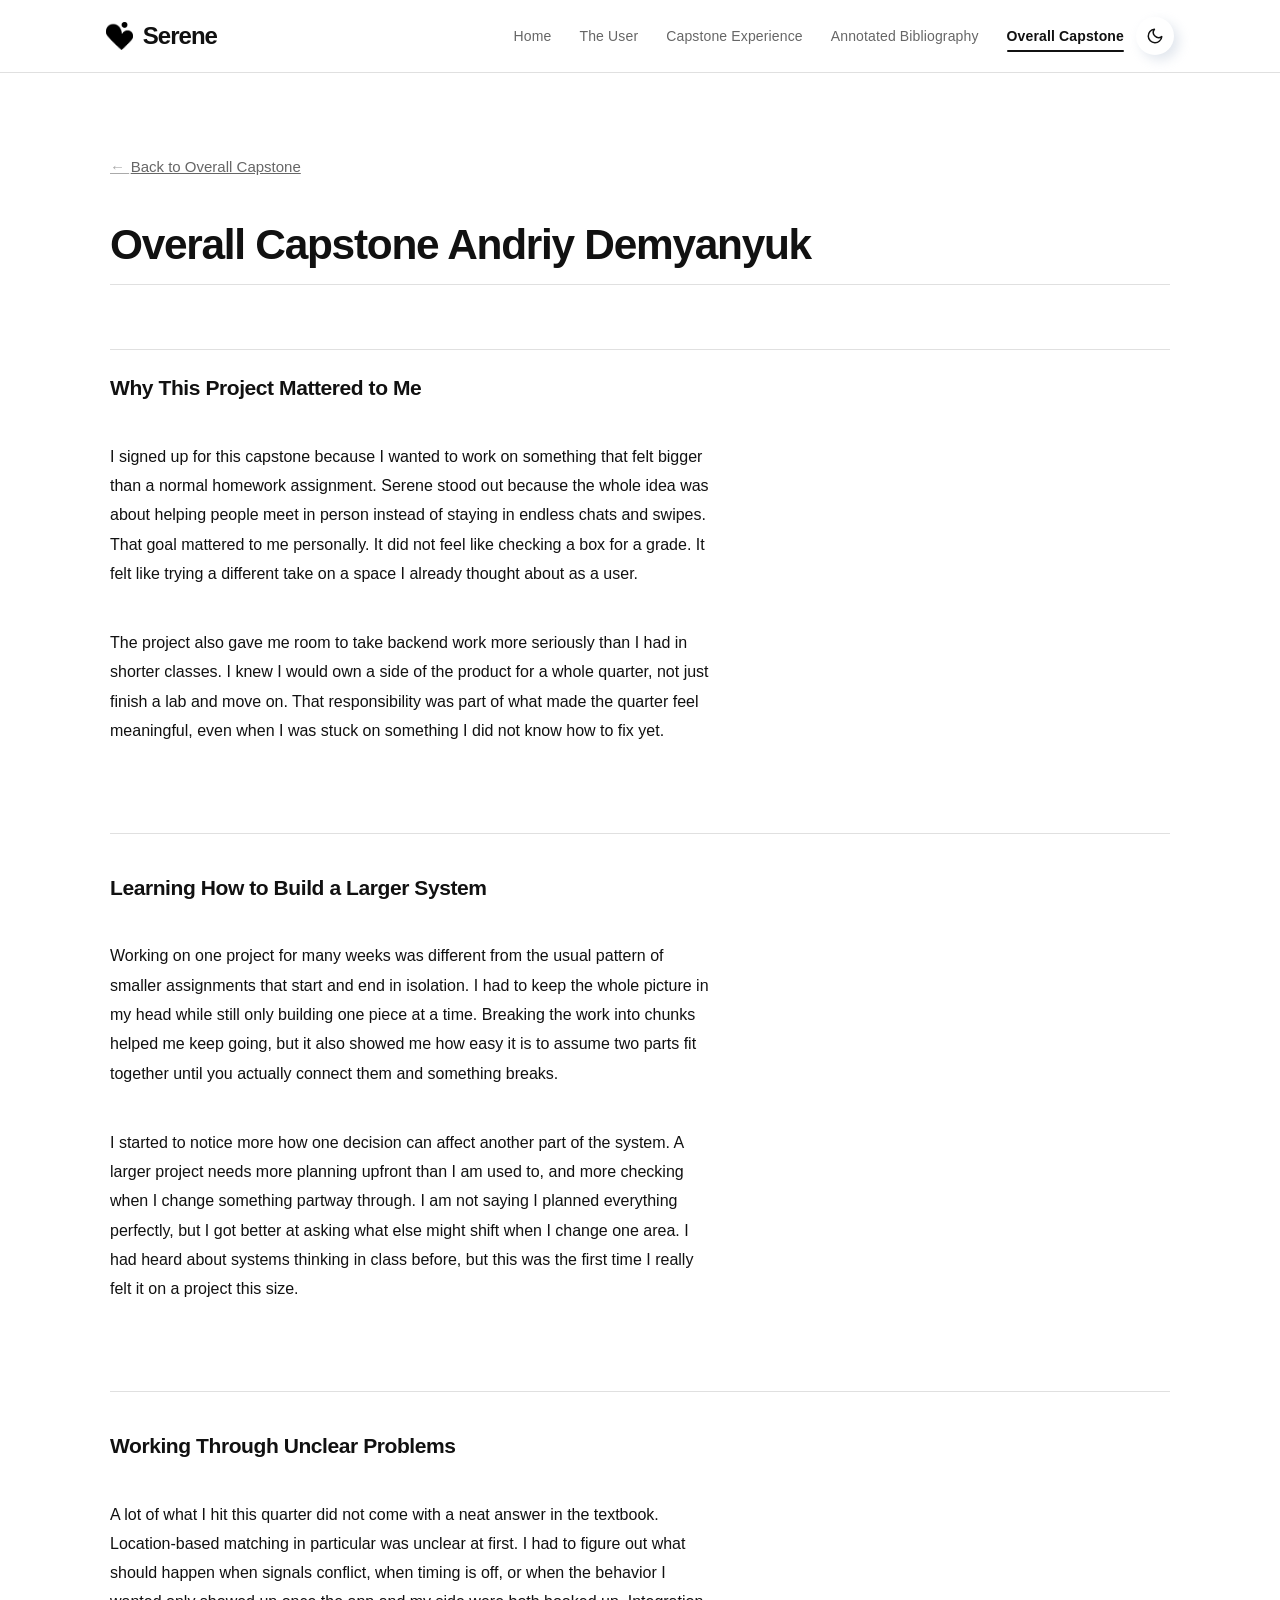
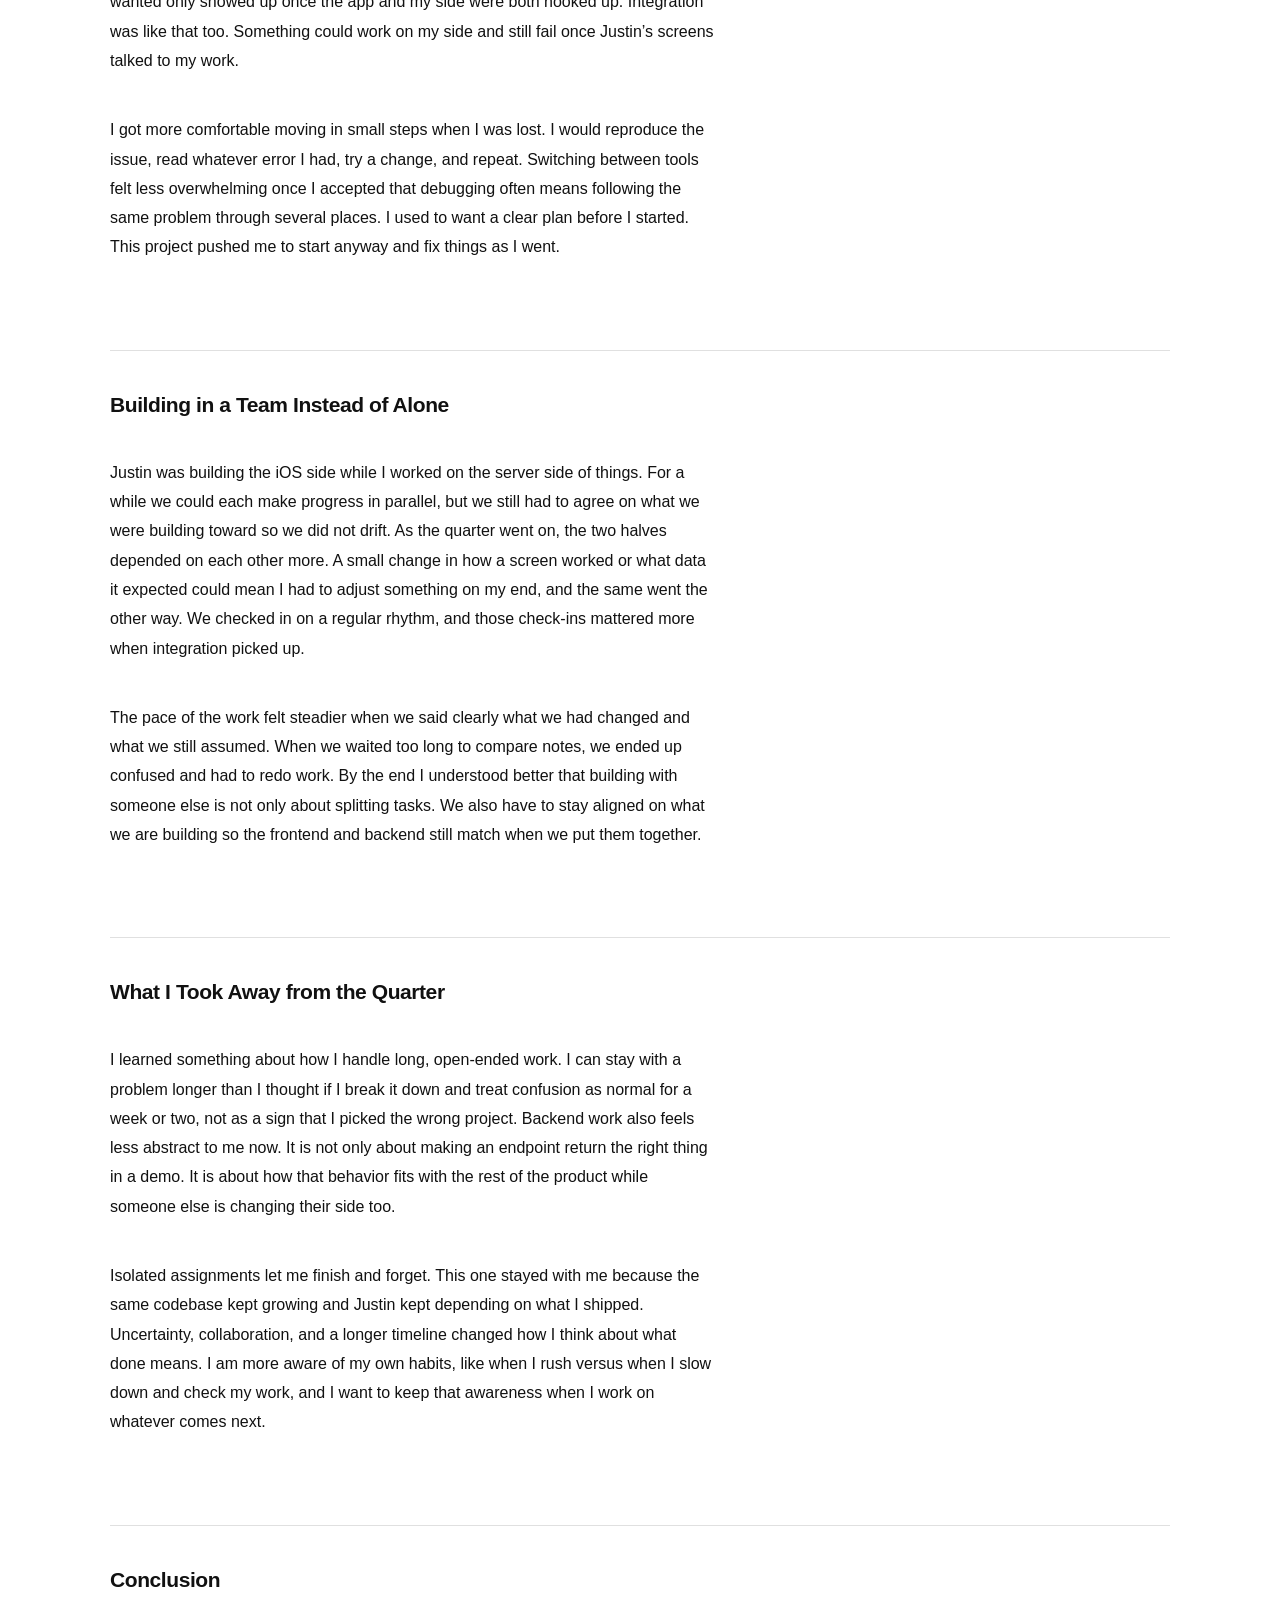
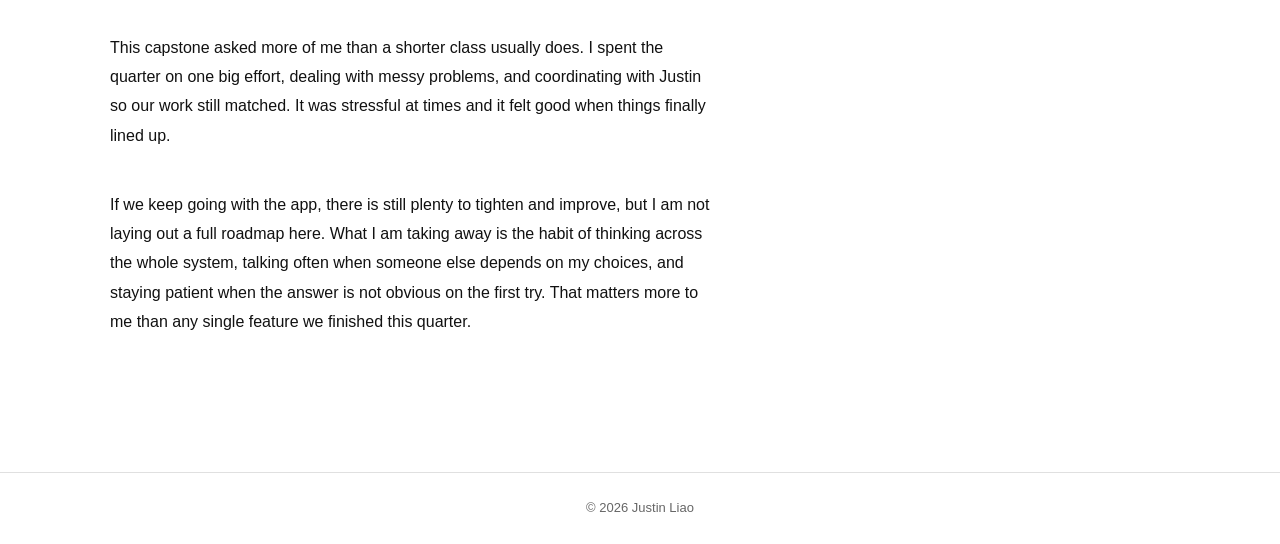
<file: overall-capstone-andriy.html>
<!doctype html>
<html lang="en">
  <head>
    <meta charset="UTF-8" />
    <meta name="viewport" content="width=device-width, initial-scale=1.0" />
    <link rel="icon" type="image/png" href="assets/logo%20white.png" />
    <title>Overall Capstone — Andriy Demyanyuk &mdash; Serene</title>
    <!-- Anti-flash: apply saved theme before first paint -->
    <script>
      (function () {
        var t =
          localStorage.getItem("serene-theme") ||
          (window.matchMedia("(prefers-color-scheme: dark)").matches
            ? "dark"
            : "light");
        document.documentElement.setAttribute("data-theme", t);
      })();
    </script>
    <link rel="stylesheet" href="assets/css/styles.css" />
  </head>
  <body>
    <a href="#main" class="skip-link">Skip to content</a>

    <!-- ========== Header ========== -->
    <header class="site-header">
      <div class="header-inner">
        <a href="index.html" class="site-title">
          <img
            class="site-logo logo-ver-light"
            src="assets/logo%20black.png"
            alt="Serene"
          />
          <img
            class="site-logo logo-ver-dark"
            src="assets/logo%20white.png"
            alt="Serene"
          />
          <span>Serene</span>
        </a>

        <div class="header-controls">
          <nav class="site-nav" aria-label="Main navigation">
            <button
              class="nav-toggle"
              aria-expanded="false"
              aria-controls="nav-list"
              aria-label="Toggle menu"
            >
              <svg
                viewBox="0 0 24 24"
                fill="none"
                stroke="currentColor"
                stroke-width="2"
                stroke-linecap="round"
              >
                <line x1="3" y1="6" x2="21" y2="6" />
                <line x1="3" y1="12" x2="21" y2="12" />
                <line x1="3" y1="18" x2="21" y2="18" />
              </svg>
            </button>

            <ul class="nav-list" id="nav-list">
              <li><a href="index.html">Home</a></li>
              <li><a href="user.html">The User</a></li>
              <li>
                <a href="capstone-experience.html">Capstone Experience</a>
              </li>
              <li>
                <a href="annotated-bibliography.html">Annotated Bibliography</a>
              </li>
              <li><a href="overall-capstone.html">Overall Capstone</a></li>
            </ul>
          </nav>

          <button class="theme-toggle" aria-label="Switch to dark theme">
            <svg
              class="icon-moon"
              viewBox="0 0 24 24"
              fill="none"
              stroke="currentColor"
              stroke-width="2"
              stroke-linecap="round"
              stroke-linejoin="round"
            >
              <path d="M21 12.79A9 9 0 1 1 11.21 3a7 7 0 0 0 9.79 9.79z" />
            </svg>
            <svg
              class="icon-sun"
              viewBox="0 0 24 24"
              fill="none"
              stroke="currentColor"
              stroke-width="2"
              stroke-linecap="round"
              stroke-linejoin="round"
            >
              <circle cx="12" cy="12" r="5" />
              <line x1="12" y1="1" x2="12" y2="3" />
              <line x1="12" y1="21" x2="12" y2="23" />
              <line x1="4.22" y1="4.22" x2="5.64" y2="5.64" />
              <line x1="18.36" y1="18.36" x2="19.78" y2="19.78" />
              <line x1="1" y1="12" x2="3" y2="12" />
              <line x1="21" y1="12" x2="23" y2="12" />
              <line x1="4.22" y1="19.78" x2="5.64" y2="18.36" />
              <line x1="18.36" y1="5.64" x2="19.78" y2="4.22" />
            </svg>
          </button>
        </div>
      </div>
    </header>

    <!-- ========== Main Content ========== -->
    <main id="main" class="site-main site-main--reflection">
      <p class="back-link fade-in"><a href="overall-capstone.html">Back to Overall Capstone</a></p>
      <h1 class="page-title fade-in">Overall Capstone Andriy Demyanyuk</h1>

      <section class="content-section fade-in">
        <h2>Why This Project Mattered to Me</h2>
        <p>
          I signed up for this capstone because I wanted to work on something
          that felt bigger than a normal homework assignment. Serene stood out
          because the whole idea was about helping people meet in person
          instead of staying in endless chats and swipes. That goal mattered to
          me personally. It did not feel like checking a box for a grade. It felt
          like trying a different take on a space I already thought about as a
          user.
        </p>
        <p>
          The project also gave me room to take backend work more seriously than
          I had in shorter classes. I knew I would own a side of the product
          for a whole quarter, not just finish a lab and move on. That
          responsibility was part of what made the quarter feel meaningful,
          even when I was stuck on something I did not know how to fix yet.
        </p>
      </section>

      <section class="content-section fade-in">
        <h2>Learning How to Build a Larger System</h2>
        <p>
          Working on one project for many weeks was different from the usual
          pattern of smaller assignments that start and end in isolation. I had
          to keep the whole picture in my head while still only building one
          piece at a time. Breaking the work into chunks helped me keep going,
          but it also showed me how easy it is to assume two parts fit together
          until you actually connect them and something breaks.
        </p>
        <p>
          I started to notice more how one decision can affect another part of
          the system. A larger project needs more planning upfront than I am
          used to, and more checking when I change something partway through. I
          am not saying I planned everything perfectly, but I got better at
          asking what else might shift when I change one area. I had heard about
          systems thinking in class before, but this was the first time I really
          felt it on a project this size.
        </p>
      </section>

      <section class="content-section fade-in">
        <h2>Working Through Unclear Problems</h2>
        <p>
          A lot of what I hit this quarter did not come with a neat answer in
          the textbook. Location-based matching in particular was unclear at
          first. I had to figure out what should happen when signals conflict,
          when timing is off, or when the behavior I wanted only showed up once
          the app and my side were both hooked up. Integration was like that too.
          Something could work on my side and still fail once Justin’s screens
          talked to my work.
        </p>
        <p>
          I got more comfortable moving in small steps when I was lost. I would
          reproduce the issue, read whatever error I had, try a change, and
          repeat. Switching between tools felt less overwhelming once I accepted
          that debugging often means following the same problem through several
          places. I used to want a clear plan before I started. This project
          pushed me to start anyway and fix things as I went.
        </p>
      </section>

      <section class="content-section fade-in">
        <h2>Building in a Team Instead of Alone</h2>
        <p>
          Justin was building the iOS side while I worked on the server side of
          things. For a while we could each make progress in parallel, but we
          still had to agree on what we were building toward so we did not
          drift. As the quarter went on, the two halves depended on each other
          more. A small change in how a screen worked or what data it expected
          could mean I had to adjust something on my end, and the same went the
          other way. We checked in on a regular rhythm, and those check-ins
          mattered more when integration picked up.
        </p>
        <p>
          The pace of the work felt steadier when we said clearly what we had
          changed and what we still assumed. When we waited too long to compare
          notes, we ended up confused and had to redo work. By the end I
          understood better that building with someone else is not only about
          splitting tasks. We also have to stay aligned on what we are building
          so the frontend and backend still match when we put them together.
        </p>
      </section>

      <section class="content-section fade-in">
        <h2>What I Took Away from the Quarter</h2>
        <p>
          I learned something about how I handle long, open-ended work. I can
          stay with a problem longer than I thought if I break it down and
          treat confusion as normal for a week or two, not as a sign that I
          picked the wrong project. Backend work also feels less abstract to me
          now. It is not only about making an endpoint return the right thing in
          a demo. It is about how that behavior fits with the rest of the
          product while someone else is changing their side too.
        </p>
        <p>
          Isolated assignments let me finish and forget. This one stayed with me
          because the same codebase kept growing and Justin kept depending on
          what I shipped. Uncertainty, collaboration, and a longer timeline
          changed how I think about what done means. I am more aware of my own
          habits, like when I rush versus when I slow down and check my work,
          and I want to keep that awareness when I work on whatever comes next.
        </p>
      </section>

      <section class="content-section fade-in">
        <h2>Conclusion</h2>
        <p>
          This capstone asked more of me than a shorter class usually does. I
          spent the quarter on one big effort, dealing with messy problems, and
          coordinating with Justin so our work still matched. It was stressful at
          times and it felt good when things finally lined up.
        </p>
        <p>
          If we keep going with the app, there is still plenty to tighten and
          improve, but I am not laying out a full roadmap here. What I am taking
          away is the habit of thinking across the whole system, talking often
          when someone else depends on my choices, and staying patient when the
          answer is not obvious on the first try. That matters more to me than
          any single feature we finished this quarter.
        </p>
      </section>
    </main>

    <!-- ========== Footer ========== -->
    <footer class="site-footer">&copy; 2026 Justin Liao</footer>

    <script src="assets/js/main.js"></script>
  </body>
</html>
</file>
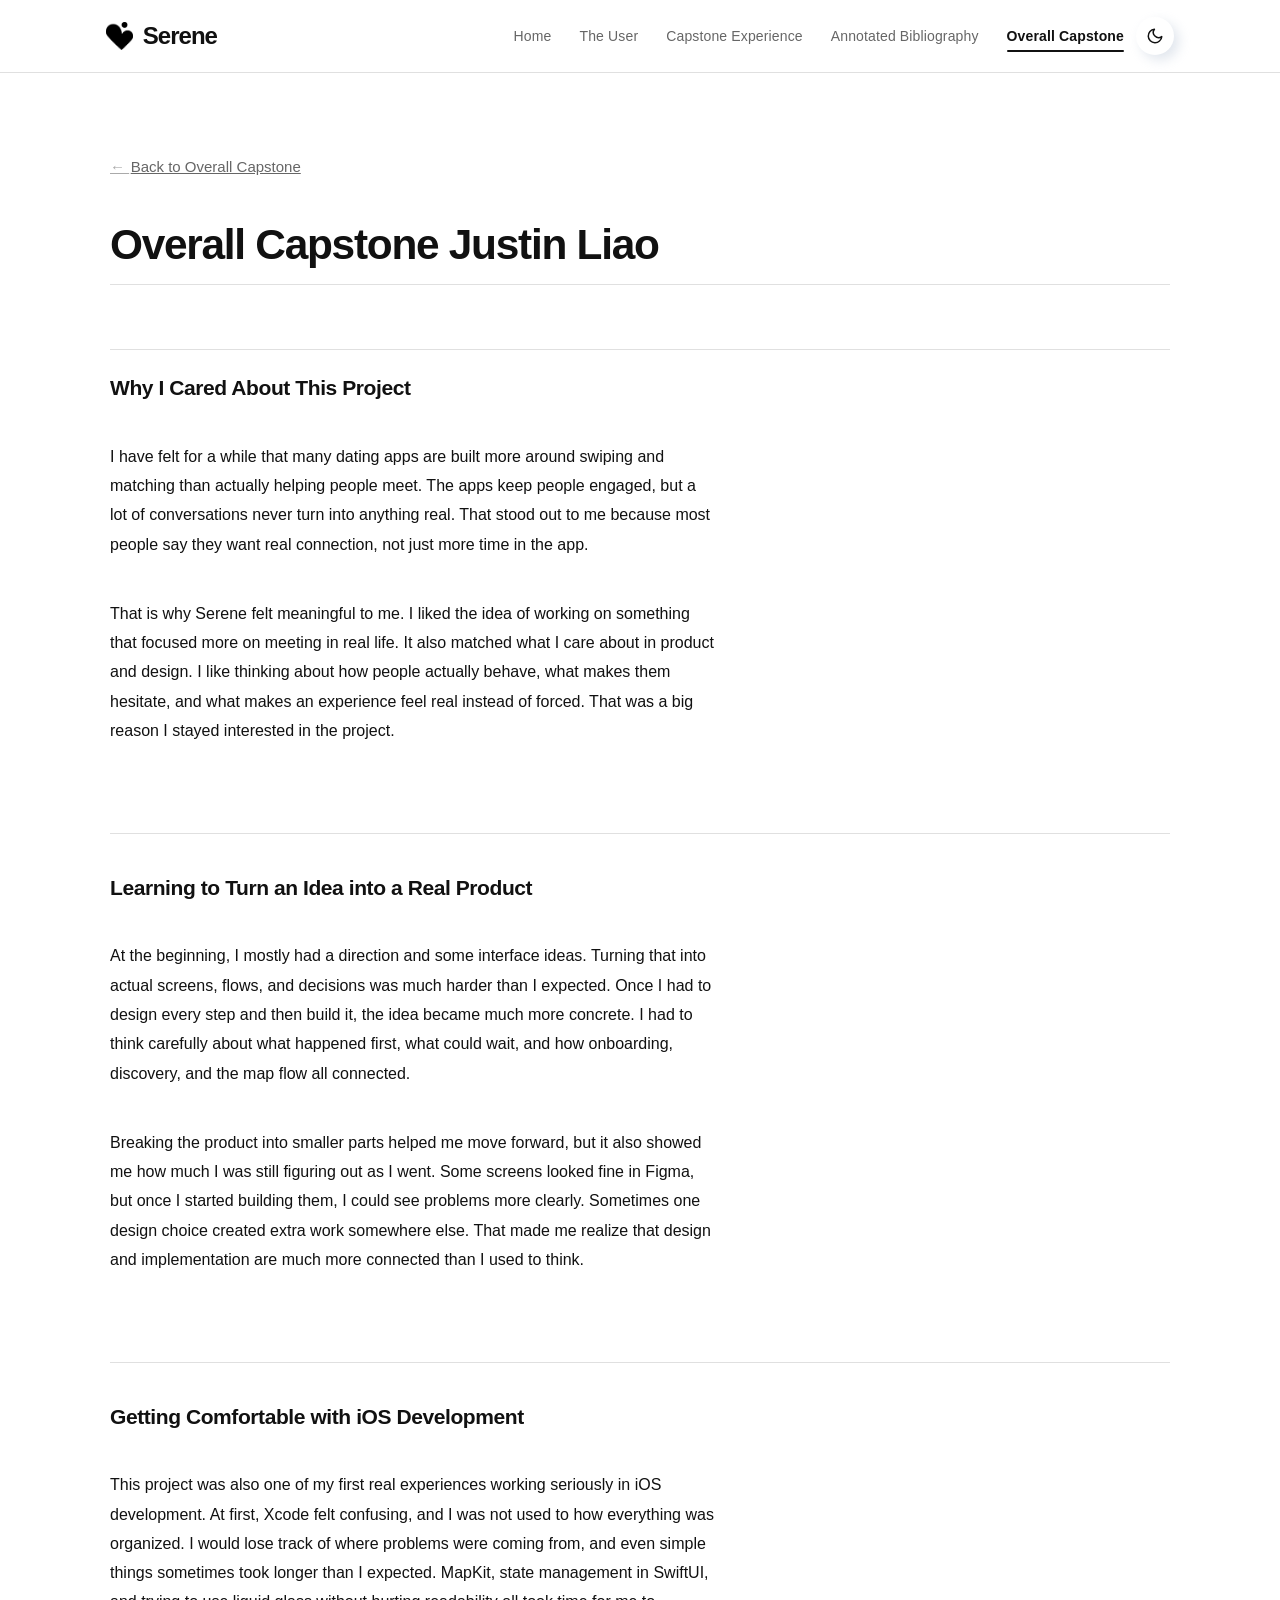
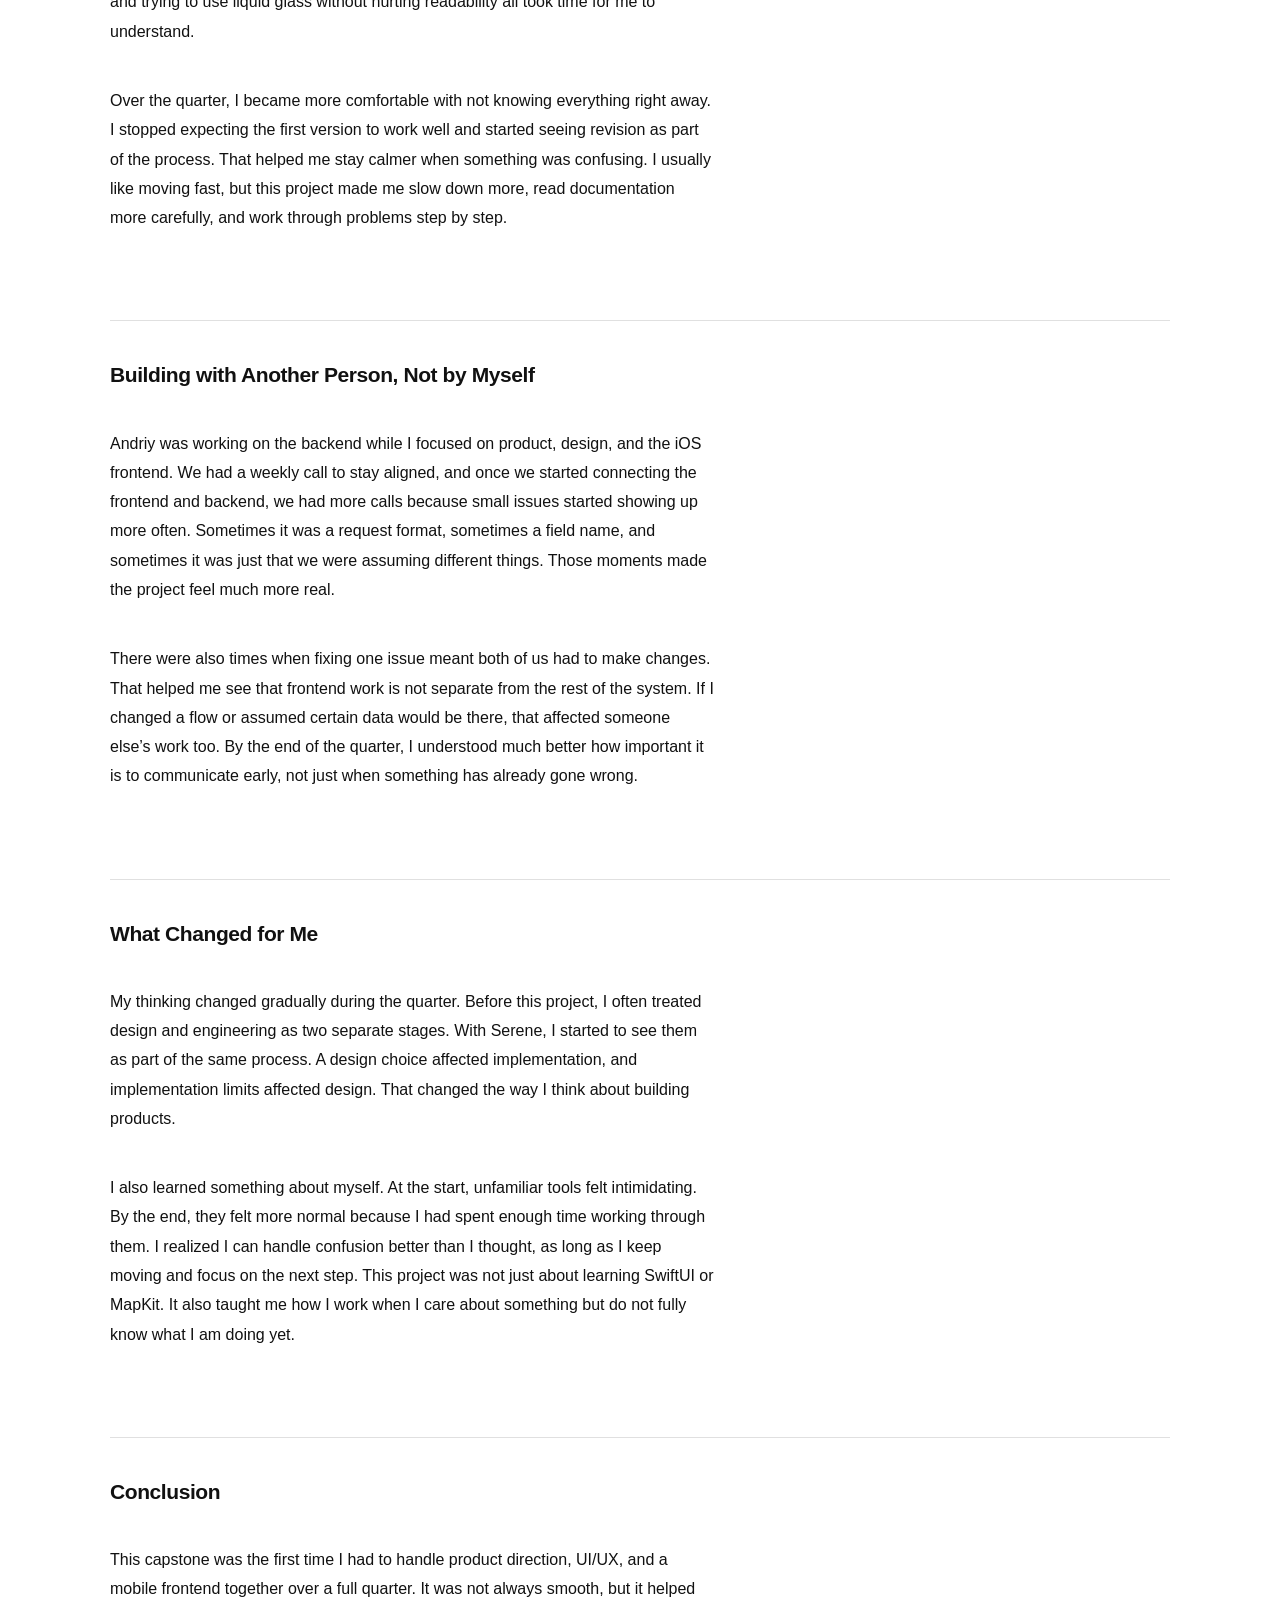
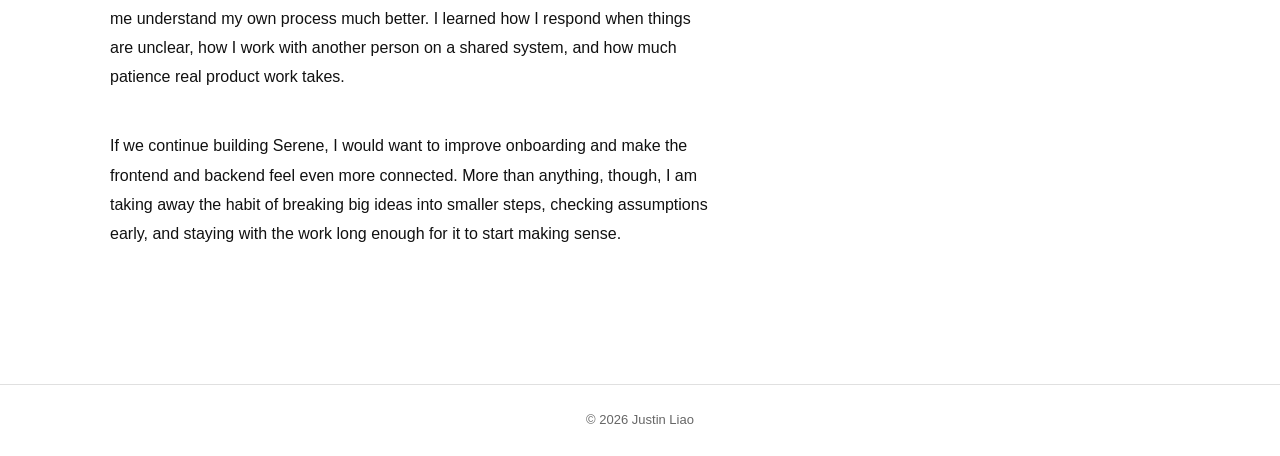
<file: overall-capstone-justin.html>
<!doctype html>
<html lang="en">
  <head>
    <meta charset="UTF-8" />
    <meta name="viewport" content="width=device-width, initial-scale=1.0" />
    <link rel="icon" type="image/png" href="assets/logo%20white.png" />
    <title>Overall Capstone — Justin Liao &mdash; Serene</title>
    <!-- Anti-flash: apply saved theme before first paint -->
    <script>
      (function () {
        var t =
          localStorage.getItem("serene-theme") ||
          (window.matchMedia("(prefers-color-scheme: dark)").matches
            ? "dark"
            : "light");
        document.documentElement.setAttribute("data-theme", t);
      })();
    </script>
    <link rel="stylesheet" href="assets/css/styles.css" />
  </head>
  <body>
    <a href="#main" class="skip-link">Skip to content</a>

    <!-- ========== Header ========== -->
    <header class="site-header">
      <div class="header-inner">
        <a href="index.html" class="site-title">
          <img
            class="site-logo logo-ver-light"
            src="assets/logo%20black.png"
            alt="Serene"
          />
          <img
            class="site-logo logo-ver-dark"
            src="assets/logo%20white.png"
            alt="Serene"
          />
          <span>Serene</span>
        </a>

        <div class="header-controls">
          <nav class="site-nav" aria-label="Main navigation">
            <button
              class="nav-toggle"
              aria-expanded="false"
              aria-controls="nav-list"
              aria-label="Toggle menu"
            >
              <svg
                viewBox="0 0 24 24"
                fill="none"
                stroke="currentColor"
                stroke-width="2"
                stroke-linecap="round"
              >
                <line x1="3" y1="6" x2="21" y2="6" />
                <line x1="3" y1="12" x2="21" y2="12" />
                <line x1="3" y1="18" x2="21" y2="18" />
              </svg>
            </button>

            <ul class="nav-list" id="nav-list">
              <li><a href="index.html">Home</a></li>
              <li><a href="user.html">The User</a></li>
              <li>
                <a href="capstone-experience.html">Capstone Experience</a>
              </li>
              <li>
                <a href="annotated-bibliography.html">Annotated Bibliography</a>
              </li>
              <li><a href="overall-capstone.html">Overall Capstone</a></li>
            </ul>
          </nav>

          <button class="theme-toggle" aria-label="Switch to dark theme">
            <svg
              class="icon-moon"
              viewBox="0 0 24 24"
              fill="none"
              stroke="currentColor"
              stroke-width="2"
              stroke-linecap="round"
              stroke-linejoin="round"
            >
              <path d="M21 12.79A9 9 0 1 1 11.21 3a7 7 0 0 0 9.79 9.79z" />
            </svg>
            <svg
              class="icon-sun"
              viewBox="0 0 24 24"
              fill="none"
              stroke="currentColor"
              stroke-width="2"
              stroke-linecap="round"
              stroke-linejoin="round"
            >
              <circle cx="12" cy="12" r="5" />
              <line x1="12" y1="1" x2="12" y2="3" />
              <line x1="12" y1="21" x2="12" y2="23" />
              <line x1="4.22" y1="4.22" x2="5.64" y2="5.64" />
              <line x1="18.36" y1="18.36" x2="19.78" y2="19.78" />
              <line x1="1" y1="12" x2="3" y2="12" />
              <line x1="21" y1="12" x2="23" y2="12" />
              <line x1="4.22" y1="19.78" x2="5.64" y2="18.36" />
              <line x1="18.36" y1="5.64" x2="19.78" y2="4.22" />
            </svg>
          </button>
        </div>
      </div>
    </header>

    <!-- ========== Main Content ========== -->
    <main id="main" class="site-main site-main--reflection">
      <p class="back-link fade-in"><a href="overall-capstone.html">Back to Overall Capstone</a></p>
      <h1 class="page-title fade-in">Overall Capstone Justin Liao</h1>

      <section class="content-section fade-in">
        <h2>Why I Cared About This Project</h2>
        <p>
          I have felt for a while that many dating apps are built more around
          swiping and matching than actually helping people meet. The apps keep
          people engaged, but a lot of conversations never turn into anything
          real. That stood out to me because most people say they want real
          connection, not just more time in the app.
        </p>
        <p>
          That is why Serene felt meaningful to me. I liked the idea of working
          on something that focused more on meeting in real life. It also matched
          what I care about in product and design. I like thinking about how
          people actually behave, what makes them hesitate, and what makes an
          experience feel real instead of forced. That was a big reason I
          stayed interested in the project.
        </p>
      </section>

      <section class="content-section fade-in">
        <h2>Learning to Turn an Idea into a Real Product</h2>
        <p>
          At the beginning, I mostly had a direction and some interface ideas.
          Turning that into actual screens, flows, and decisions was much harder
          than I expected. Once I had to design every step and then build it, the
          idea became much more concrete. I had to think carefully about what
          happened first, what could wait, and how onboarding, discovery, and the
          map flow all connected.
        </p>
        <p>
          Breaking the product into smaller parts helped me move forward, but it
          also showed me how much I was still figuring out as I went. Some
          screens looked fine in Figma, but once I started building them, I could
          see problems more clearly. Sometimes one design choice created extra
          work somewhere else. That made me realize that design and
          implementation are much more connected than I used to think.
        </p>
      </section>

      <section class="content-section fade-in">
        <h2>Getting Comfortable with iOS Development</h2>
        <p>
          This project was also one of my first real experiences working
          seriously in iOS development. At first, Xcode felt confusing, and I
          was not used to how everything was organized. I would lose track of
          where problems were coming from, and even simple things sometimes took
          longer than I expected. MapKit, state management in SwiftUI, and trying
          to use liquid glass without hurting readability all took time for me to
          understand.
        </p>
        <p>
          Over the quarter, I became more comfortable with not knowing everything
          right away. I stopped expecting the first version to work well and
          started seeing revision as part of the process. That helped me stay
          calmer when something was confusing. I usually like moving fast, but
          this project made me slow down more, read documentation more carefully,
          and work through problems step by step.
        </p>
      </section>

      <section class="content-section fade-in">
        <h2>Building with Another Person, Not by Myself</h2>
        <p>
          Andriy was working on the backend while I focused on product, design,
          and the iOS frontend. We had a weekly call to stay aligned, and once we
          started connecting the frontend and backend, we had more calls because
          small issues started showing up more often. Sometimes it was a request
          format, sometimes a field name, and sometimes it was just that we were
          assuming different things. Those moments made the project feel much
          more real.
        </p>
        <p>
          There were also times when fixing one issue meant both of us had to
          make changes. That helped me see that frontend work is not separate
          from the rest of the system. If I changed a flow or assumed certain
          data would be there, that affected someone else’s work too. By the end
          of the quarter, I understood much better how important it is to
          communicate early, not just when something has already gone wrong.
        </p>
      </section>

      <section class="content-section fade-in">
        <h2>What Changed for Me</h2>
        <p>
          My thinking changed gradually during the quarter. Before this
          project, I often treated design and engineering as two separate
          stages. With Serene, I started to see them as part of the same process.
          A design choice affected implementation, and implementation limits
          affected design. That changed the way I think about building products.
        </p>
        <p>
          I also learned something about myself. At the start, unfamiliar tools
          felt intimidating. By the end, they felt more normal because I had
          spent enough time working through them. I realized I can handle
          confusion better than I thought, as long as I keep moving and focus on
          the next step. This project was not just about learning SwiftUI or
          MapKit. It also taught me how I work when I care about something but do
          not fully know what I am doing yet.
        </p>
      </section>

      <section class="content-section fade-in">
        <h2>Conclusion</h2>
        <p>
          This capstone was the first time I had to handle product direction,
          UI/UX, and a mobile frontend together over a full quarter. It was not
          always smooth, but it helped me understand my own process much better.
          I learned how I respond when things are unclear, how I work with
          another person on a shared system, and how much patience real product
          work takes.
        </p>
        <p>
          If we continue building Serene, I would want to improve onboarding and
          make the frontend and backend feel even more connected. More than
          anything, though, I am taking away the habit of breaking big ideas into
          smaller steps, checking assumptions early, and staying with the work
          long enough for it to start making sense.
        </p>
      </section>
    </main>

    <!-- ========== Footer ========== -->
    <footer class="site-footer">&copy; 2026 Justin Liao</footer>

    <script src="assets/js/main.js"></script>
  </body>
</html>
</file>
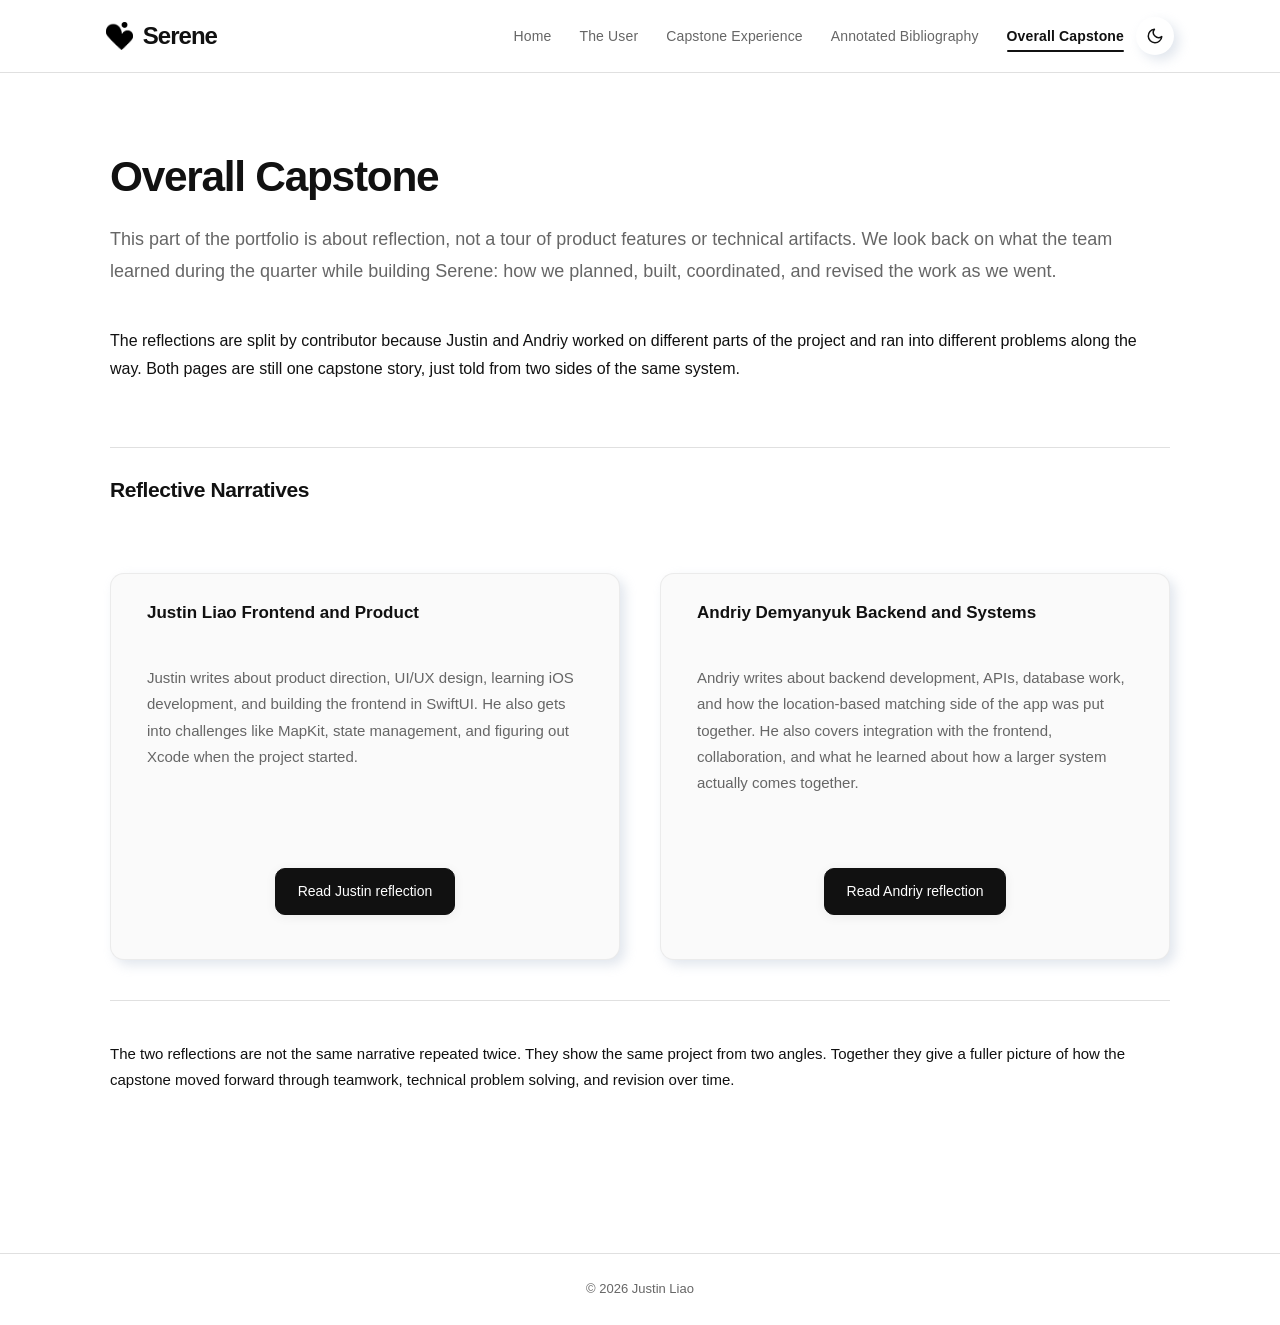
<file: overall-capstone.html>
<!doctype html>
<html lang="en">
  <head>
    <meta charset="UTF-8" />
    <meta name="viewport" content="width=device-width, initial-scale=1.0" />
    <link rel="icon" type="image/png" href="assets/logo%20white.png" />
    <title>Overall Capstone &mdash; Serene</title>
    <!-- Anti-flash: apply saved theme before first paint -->
    <script>
      (function () {
        var t =
          localStorage.getItem("serene-theme") ||
          (window.matchMedia("(prefers-color-scheme: dark)").matches
            ? "dark"
            : "light");
        document.documentElement.setAttribute("data-theme", t);
      })();
    </script>
    <link rel="stylesheet" href="assets/css/styles.css" />
  </head>
  <body>
    <a href="#main" class="skip-link">Skip to content</a>

    <!-- ========== Header ========== -->
    <header class="site-header">
      <div class="header-inner">
        <a href="index.html" class="site-title">
          <img
            class="site-logo logo-ver-light"
            src="assets/logo%20black.png"
            alt="Serene"
          />
          <img
            class="site-logo logo-ver-dark"
            src="assets/logo%20white.png"
            alt="Serene"
          />
          <span>Serene</span>
        </a>

        <div class="header-controls">
          <nav class="site-nav" aria-label="Main navigation">
            <button
              class="nav-toggle"
              aria-expanded="false"
              aria-controls="nav-list"
              aria-label="Toggle menu"
            >
              <svg
                viewBox="0 0 24 24"
                fill="none"
                stroke="currentColor"
                stroke-width="2"
                stroke-linecap="round"
              >
                <line x1="3" y1="6" x2="21" y2="6" />
                <line x1="3" y1="12" x2="21" y2="12" />
                <line x1="3" y1="18" x2="21" y2="18" />
              </svg>
            </button>

            <ul class="nav-list" id="nav-list">
              <li><a href="index.html">Home</a></li>
              <li><a href="user.html">The User</a></li>
              <li>
                <a href="capstone-experience.html">Capstone Experience</a>
              </li>
              <li>
                <a href="annotated-bibliography.html">Annotated Bibliography</a>
              </li>
              <li><a href="overall-capstone.html">Overall Capstone</a></li>
            </ul>
          </nav>

          <button class="theme-toggle" aria-label="Switch to dark theme">
            <svg
              class="icon-moon"
              viewBox="0 0 24 24"
              fill="none"
              stroke="currentColor"
              stroke-width="2"
              stroke-linecap="round"
              stroke-linejoin="round"
            >
              <path d="M21 12.79A9 9 0 1 1 11.21 3a7 7 0 0 0 9.79 9.79z" />
            </svg>
            <svg
              class="icon-sun"
              viewBox="0 0 24 24"
              fill="none"
              stroke="currentColor"
              stroke-width="2"
              stroke-linecap="round"
              stroke-linejoin="round"
            >
              <circle cx="12" cy="12" r="5" />
              <line x1="12" y1="1" x2="12" y2="3" />
              <line x1="12" y1="21" x2="12" y2="23" />
              <line x1="4.22" y1="4.22" x2="5.64" y2="5.64" />
              <line x1="18.36" y1="18.36" x2="19.78" y2="19.78" />
              <line x1="1" y1="12" x2="3" y2="12" />
              <line x1="21" y1="12" x2="23" y2="12" />
              <line x1="4.22" y1="19.78" x2="5.64" y2="18.36" />
              <line x1="18.36" y1="5.64" x2="19.78" y2="4.22" />
            </svg>
          </button>
        </div>
      </div>
    </header>

    <!-- ========== Main Content ========== -->
    <main id="main" class="site-main site-main--overall-hub">
      <h1 class="page-title fade-in">Overall Capstone</h1>
      <p class="page-intro fade-in">
        This part of the portfolio is about reflection, not a tour of product
        features or technical artifacts. We look back on what the team learned
        during the quarter while building Serene: how we planned, built,
        coordinated, and revised the work as we went.
      </p>
      <p class="fade-in">
        The reflections are split by contributor because Justin and Andriy
        worked on different parts of the project and ran into different
        problems along the way. Both pages are still one capstone story, just
        told from two sides of the same system.
      </p>

      <section class="content-section fade-in">
        <h2>Reflective Narratives</h2>
        <div class="reflection-cards">
          <div class="reflection-card snapshot-card">
            <h3>Justin Liao  Frontend and Product</h3>
            <p>
              Justin writes about product direction, UI/UX design, learning iOS
              development, and building the frontend in SwiftUI. He also gets
              into challenges like MapKit, state management, and figuring out
              Xcode when the project started.
            </p>
            <a href="overall-capstone-justin.html" class="reflection-link">Read Justin reflection</a>
          </div>
          <div class="reflection-card snapshot-card">
            <h3>Andriy Demyanyuk  Backend and Systems</h3>
            <p>
              Andriy writes about backend development, APIs, database work, and
              how the location-based matching side of the app was put together.
              He also covers integration with the frontend, collaboration, and
              what he learned about how a larger system actually comes together.
            </p>
            <a href="overall-capstone-andriy.html" class="reflection-link">Read Andriy reflection</a>
          </div>
        </div>
        <p class="reflection-note">
          The two reflections are not the same narrative repeated twice. They
          show the same project from two angles. Together they give a fuller
          picture of how the capstone moved forward through teamwork, technical
          problem solving, and revision over time.
        </p>
      </section>
    </main>

    <!-- ========== Footer ========== -->
    <footer class="site-footer">&copy; 2026 Justin Liao</footer>

    <script src="assets/js/main.js"></script>
  </body>
</html>
</file>
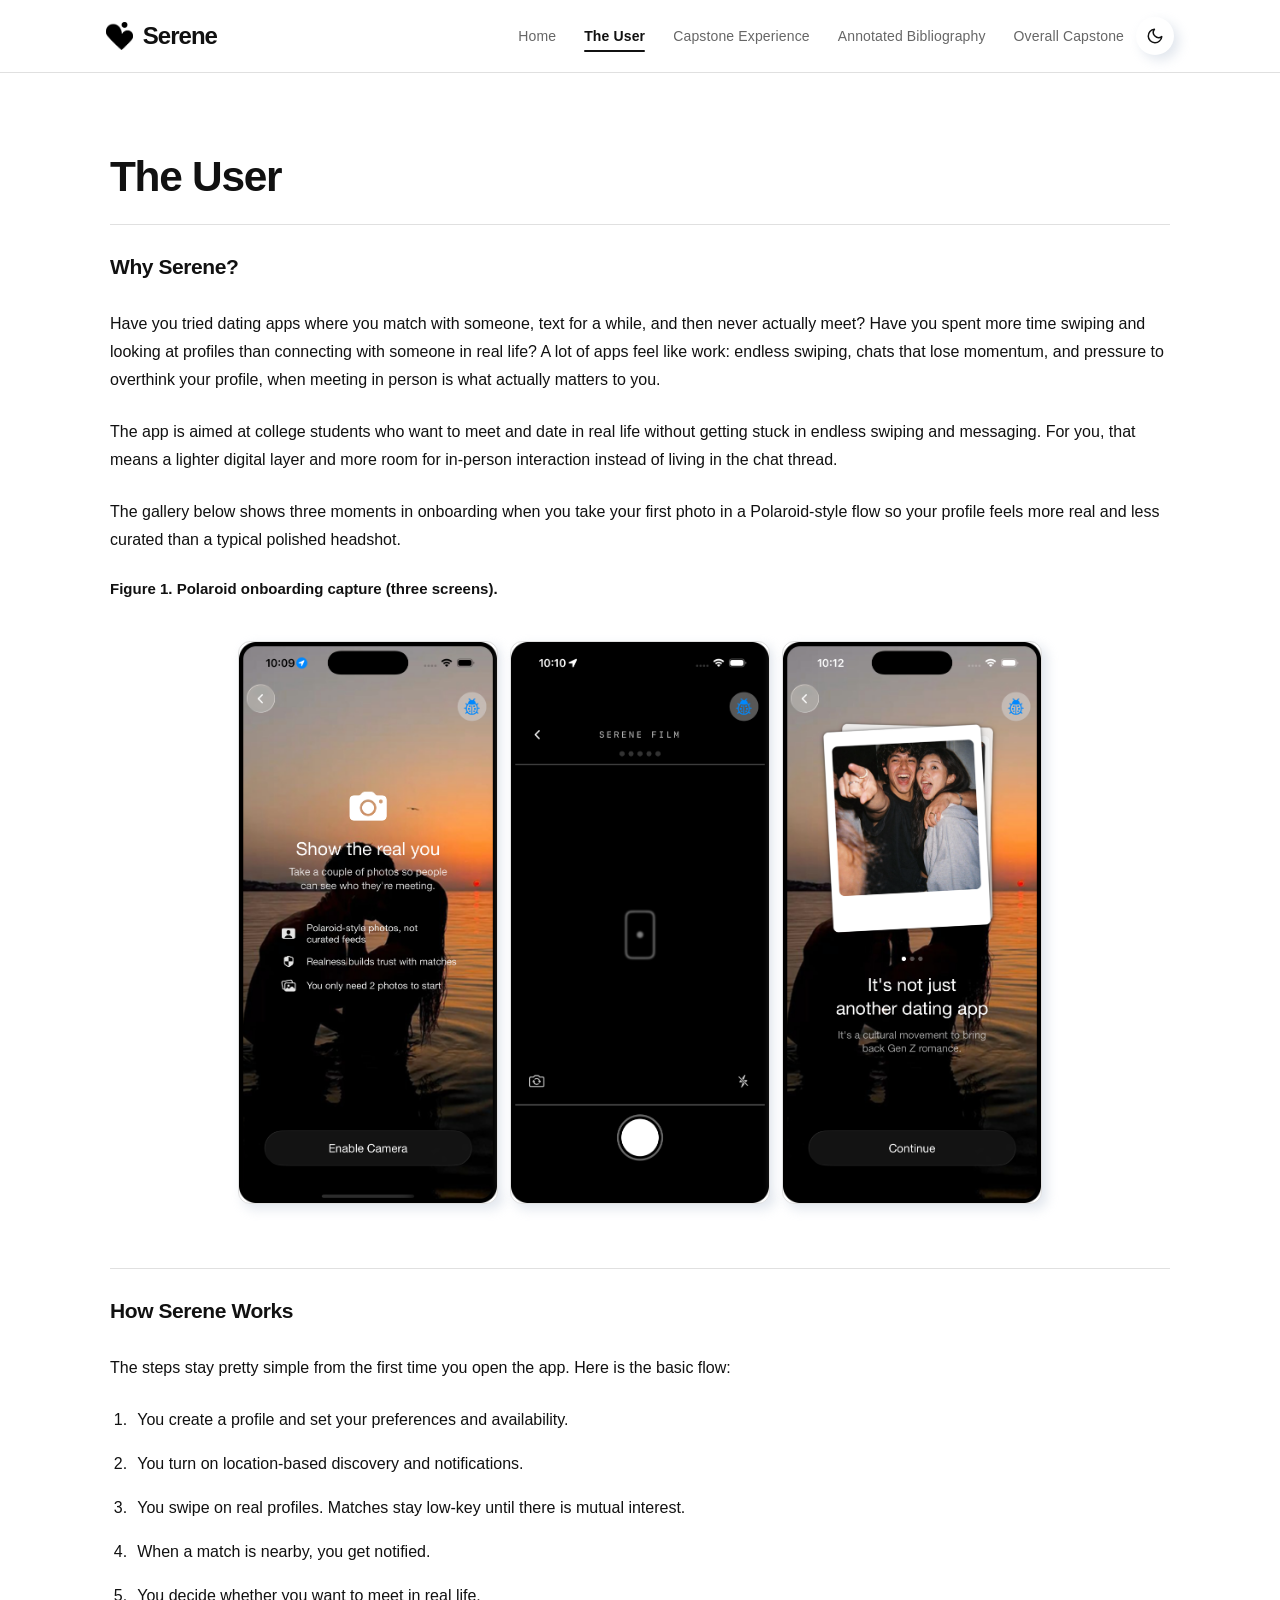
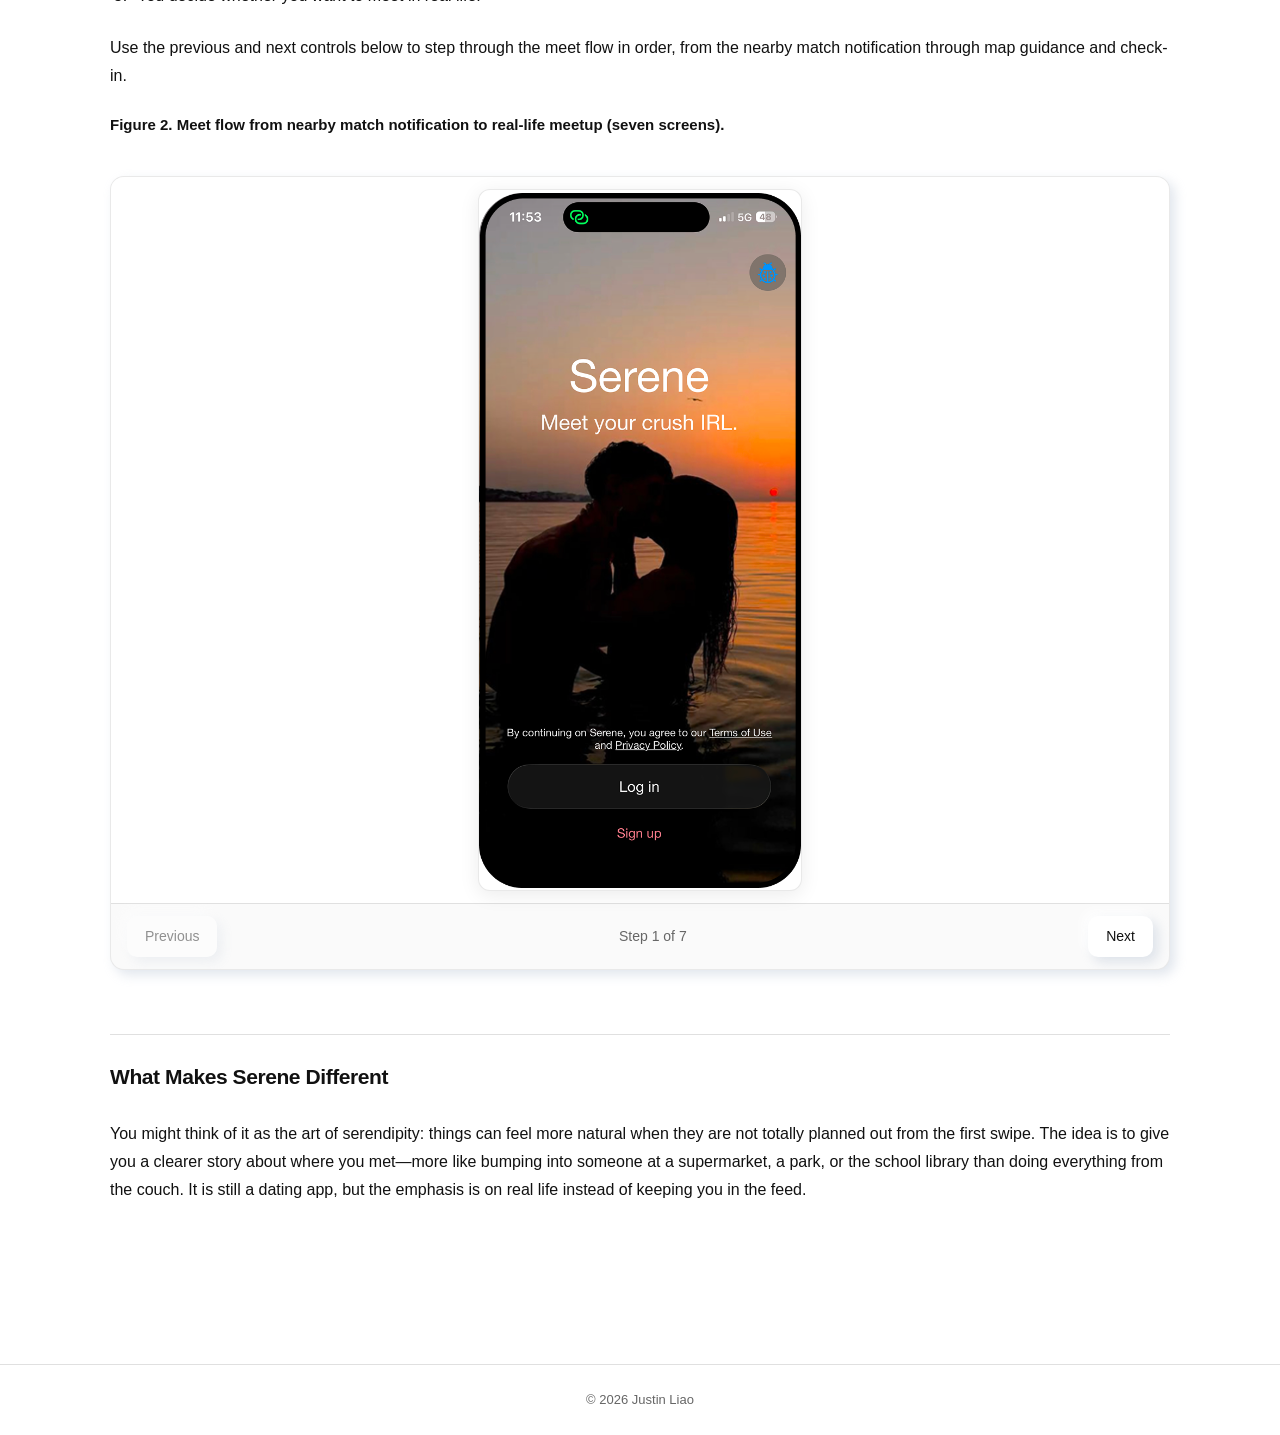
<file: user.html>
<!doctype html>
<html lang="en">
  <head>
    <meta charset="UTF-8" />
    <meta name="viewport" content="width=device-width, initial-scale=1.0" />
    <link rel="icon" type="image/png" href="assets/logo%20white.png" />
    <title>The User &mdash; Serene</title>
    <!-- Anti-flash: apply saved theme before first paint -->
    <script>
      (function () {
        var t =
          localStorage.getItem("serene-theme") ||
          (window.matchMedia("(prefers-color-scheme: dark)").matches
            ? "dark"
            : "light");
        document.documentElement.setAttribute("data-theme", t);
      })();
    </script>
    <link rel="stylesheet" href="assets/css/styles.css" />
  </head>
  <body>
    <a href="#main" class="skip-link">Skip to content</a>

    <!-- ========== Header ========== -->
    <header class="site-header">
      <div class="header-inner">
        <a href="index.html" class="site-title">
          <img
            class="site-logo logo-ver-light"
            src="assets/logo%20black.png"
            alt="Serene"
          />
          <img
            class="site-logo logo-ver-dark"
            src="assets/logo%20white.png"
            alt="Serene"
          />
          <span>Serene</span>
        </a>

        <div class="header-controls">
          <nav class="site-nav" aria-label="Main navigation">
            <button
              class="nav-toggle"
              aria-expanded="false"
              aria-controls="nav-list"
              aria-label="Toggle menu"
            >
              <svg
                viewBox="0 0 24 24"
                fill="none"
                stroke="currentColor"
                stroke-width="2"
                stroke-linecap="round"
              >
                <line x1="3" y1="6" x2="21" y2="6" />
                <line x1="3" y1="12" x2="21" y2="12" />
                <line x1="3" y1="18" x2="21" y2="18" />
              </svg>
            </button>

            <ul class="nav-list" id="nav-list">
              <li><a href="index.html">Home</a></li>
              <li><a href="user.html">The User</a></li>
              <li>
                <a href="capstone-experience.html">Capstone Experience</a>
              </li>
              <li>
                <a href="annotated-bibliography.html">Annotated Bibliography</a>
              </li>
              <li><a href="overall-capstone.html">Overall Capstone</a></li>
            </ul>
          </nav>

          <button class="theme-toggle" aria-label="Switch to dark theme">
            <svg
              class="icon-moon"
              viewBox="0 0 24 24"
              fill="none"
              stroke="currentColor"
              stroke-width="2"
              stroke-linecap="round"
              stroke-linejoin="round"
            >
              <path d="M21 12.79A9 9 0 1 1 11.21 3a7 7 0 0 0 9.79 9.79z" />
            </svg>
            <svg
              class="icon-sun"
              viewBox="0 0 24 24"
              fill="none"
              stroke="currentColor"
              stroke-width="2"
              stroke-linecap="round"
              stroke-linejoin="round"
            >
              <circle cx="12" cy="12" r="5" />
              <line x1="12" y1="1" x2="12" y2="3" />
              <line x1="12" y1="21" x2="12" y2="23" />
              <line x1="4.22" y1="4.22" x2="5.64" y2="5.64" />
              <line x1="18.36" y1="18.36" x2="19.78" y2="19.78" />
              <line x1="1" y1="12" x2="3" y2="12" />
              <line x1="21" y1="12" x2="23" y2="12" />
              <line x1="4.22" y1="19.78" x2="5.64" y2="18.36" />
              <line x1="18.36" y1="5.64" x2="19.78" y2="4.22" />
            </svg>
          </button>
        </div>
      </div>
    </header>

    <!-- ========== Main Content ========== -->
    <main id="main" class="site-main">
      <h1 class="page-title fade-in">The User</h1>

      <section class="content-section fade-in">
        <h2>Why Serene?</h2>
        <p>
          Have you tried dating apps where you match with someone, text for a
          while, and then never actually meet? Have you spent more time
          swiping and looking at profiles than connecting with someone in real
          life? A lot of apps feel like work: endless swiping, chats that lose
          momentum, and pressure to overthink your profile, when meeting in
          person is what actually matters to you.
        </p>
        <p>
          The app is aimed at college students who want to meet and date in
          real life without getting stuck in endless swiping and messaging. For
          you, that means a lighter digital layer and more room for in-person
          interaction instead of living in the chat thread.
        </p>
        <p>
          The gallery below shows three moments in onboarding when you take
          your first photo in a Polaroid-style flow so your profile feels more
          real and less curated than a typical polished headshot.
        </p>
        <p class="figure-title">
          Figure 1. Polaroid onboarding capture (three screens).
        </p>
        <figure class="artifact fade-in">
          <div class="figure-gallery figure-gallery--triple">
            <div class="figure-gallery__item">
              <img
                src="assets/images/a.png"
                alt="Serene Polaroid onboarding: first capture step on iPhone."
                loading="lazy"
                width="390"
                height="844"
              />
            </div>
            <div class="figure-gallery__item">
              <img
                src="assets/images/b.png"
                alt="Serene Polaroid onboarding: framing or confirming the photo."
                loading="lazy"
                width="390"
                height="844"
              />
            </div>
            <div class="figure-gallery__item">
              <img
                src="assets/images/c.png"
                alt="Serene Polaroid onboarding: completed Polaroid-style profile photo."
                loading="lazy"
                width="390"
                height="844"
              />
            </div>
          </div>
        </figure>
      </section>

      <section class="content-section fade-in">
        <h2>How Serene Works</h2>
        <p>
          The steps stay pretty simple from the first time you open the app.
          Here is the basic flow:
        </p>
        <ol class="numbered-flow">
          <li>You create a profile and set your preferences and availability.</li>
          <li>You turn on location-based discovery and notifications.</li>
          <li>You swipe on real profiles. Matches stay low-key until there is mutual interest.</li>
          <li>When a match is nearby, you get notified.</li>
          <li>You decide whether you want to meet in real life.</li>
        </ol>
        <p>
          Use the previous and next controls below to step through the meet flow
          in order, from the nearby match notification through map guidance and
          check-in.
        </p>
        <p class="figure-title">
          Figure 2. Meet flow from nearby match notification to real-life meetup
          (seven screens).
        </p>
        <figure class="artifact fade-in">
          <div
            class="meet-flow-carousel"
            data-meet-flow-carousel
            aria-roledescription="carousel"
          >
            <div class="meet-flow-carousel__viewport">
              <img
                class="meet-flow-carousel__img"
                src="assets/images/d.png"
                alt="Meet flow step 1 of 7: nearby match notification."
                loading="lazy"
                width="390"
                height="844"
              />
            </div>
            <div class="meet-flow-carousel__controls">
              <button type="button" data-carousel-prev aria-label="Previous meet flow step">
                Previous
              </button>
              <span class="meet-flow-carousel__status" aria-live="polite">Step 1 of 7</span>
              <button type="button" data-carousel-next aria-label="Next meet flow step">
                Next
              </button>
            </div>
          </div>
        </figure>
      </section>

      <section class="content-section fade-in">
        <h2>What Makes Serene Different</h2>
        <p>
          You might think of it as the art of serendipity: things can feel more
          natural when they are not totally planned out from the first swipe.
          The idea is to give you a clearer story about where you met—more like
          bumping into someone at a supermarket, a park, or the school library
          than doing everything from the couch. It is still a dating app, but the
          emphasis is on real life instead of keeping you in the feed.
        </p>
      </section>
    </main>

    <!-- ========== Footer ========== -->
    <footer class="site-footer">&copy; 2026 Justin Liao</footer>

    <script src="assets/js/main.js"></script>
  </body>
</html>
</file>
<file: assets/css/styles.css>
/* ============================================================
   Serene — Styles
   Minimal, Apple-inspired design system with theme switching
   ============================================================ */

/* --- Reset & Base --- */
*,
*::before,
*::after {
  margin: 0;
  padding: 0;
  box-sizing: border-box;
}

/* --- Light Theme (default) --- */
:root {
  --color-bg: #ffffff;
  --color-surface: #fafafa;
  --color-text: #111111;
  --color-muted: #666666;
  --color-border: #e0e0e0;
  --color-hover: #333333;
  --color-accent: #111111;
  --header-bg: rgba(255, 255, 255, 0.96);
  --shadow-card: 0 2px 12px rgba(0, 0, 0, 0.06);
  --shadow-card-hover: 0 8px 30px rgba(0, 0, 0, 0.1);
  --font-stack:
    -apple-system, BlinkMacSystemFont, "SF Pro Display", "Segoe UI", Roboto,
    Helvetica, Arial, sans-serif, "Apple Color Emoji", "Segoe UI Emoji";
  --max-width: 1140px;
  --nav-height: 72px;
  --transition-base: 0.3s cubic-bezier(0.25, 0.46, 0.45, 0.94);
  /* Vertical rhythm — simple, breathable layout */
  --space-xs: 0.5rem;
  --space-sm: 1rem;
  --space-md: 1.5rem;
  --space-lg: 2.5rem;
  --space-xl: 4rem;
  --prose-line: 1.75;
  /* Inline & text links */
  --link: #0a58ca;
  --link-hover: #063a8a;
  --link-border: rgba(10, 88, 202, 0.38);
  --link-chip-bg: rgba(10, 88, 202, 0.07);
  --link-chip-bg-hover: rgba(10, 88, 202, 0.13);
  --link-focus-ring: rgba(10, 88, 202, 0.45);
  /* Neumorphic + glow (light) — soft dual shadows + accent for hovers */
  --shadow-neu-flat:
    5px 5px 12px rgba(163, 177, 198, 0.32), -5px -5px 12px rgba(255, 255, 255, 0.95);
  --shadow-neu-raised:
    7px 7px 16px rgba(163, 177, 198, 0.38), -4px -4px 10px rgba(255, 255, 255, 1);
  --shadow-neu-hover:
    8px 8px 20px rgba(163, 177, 198, 0.42), 0 0 28px rgba(10, 88, 202, 0.12);
  --glow-accent-soft: rgba(10, 88, 202, 0.12);
  --glow-accent-mid: rgba(10, 88, 202, 0.32);
  --glow-accent-strong: rgba(10, 88, 202, 0.18);
  --transition-bounce: 0.38s cubic-bezier(0.34, 1.3, 0.64, 1);
}

/* --- Dark Theme --- */
[data-theme="dark"] {
  --color-bg: #0a0a0a;
  --color-surface: #161616;
  --color-text: #f0f0f0;
  --color-muted: #999999;
  --color-border: #2a2a2a;
  --color-hover: #cccccc;
  --color-accent: #f0f0f0;
  --header-bg: rgba(10, 10, 10, 0.96);
  --shadow-card: 0 2px 12px rgba(0, 0, 0, 0.3);
  --shadow-card-hover: 0 8px 30px rgba(0, 0, 0, 0.5);
  --link: #6ea8fe;
  --link-hover: #a8c8ff;
  --link-border: rgba(110, 168, 254, 0.42);
  --link-chip-bg: rgba(110, 168, 254, 0.1);
  --link-chip-bg-hover: rgba(110, 168, 254, 0.18);
  --link-focus-ring: rgba(110, 168, 254, 0.55);
  /* Neumorphic + glow (dark) */
  --shadow-neu-flat:
    6px 6px 18px rgba(0, 0, 0, 0.65), -2px -2px 10px rgba(255, 255, 255, 0.03);
  --shadow-neu-raised:
    8px 8px 22px rgba(0, 0, 0, 0.72), -2px -2px 12px rgba(255, 255, 255, 0.04);
  --shadow-neu-hover:
    10px 10px 28px rgba(0, 0, 0, 0.78), 0 0 36px rgba(110, 168, 254, 0.14);
  --glow-accent-soft: rgba(110, 168, 254, 0.14);
  --glow-accent-mid: rgba(110, 168, 254, 0.4);
  --glow-accent-strong: rgba(110, 168, 254, 0.22);
  --transition-bounce: 0.38s cubic-bezier(0.34, 1.3, 0.64, 1);
}

html {
  font-size: 16px;
  scroll-behavior: smooth;
  -webkit-text-size-adjust: 100%;
}

body {
  font-family: var(--font-stack);
  color: var(--color-text);
  background: var(--color-bg);
  line-height: var(--prose-line);
  -webkit-font-smoothing: antialiased;
  -moz-osx-font-smoothing: grayscale;
  transition:
    background var(--transition-base),
    color var(--transition-base);
}

/* --- Skip-to-content (accessibility) --- */
.skip-link {
  position: absolute;
  top: -100%;
  left: 16px;
  z-index: 1000;
  padding: 8px 16px;
  background: var(--color-text);
  color: var(--color-bg);
  font-size: 0.875rem;
  text-decoration: none;
  border-radius: 0 0 4px 4px;
  transition: top 0.2s;
}

.skip-link:focus {
  top: 0;
}

/* --- Header --- */
.site-header {
  position: sticky;
  top: 0;
  z-index: 100;
  background: var(--header-bg);
  backdrop-filter: blur(12px);
  -webkit-backdrop-filter: blur(12px);
  border-bottom: 1px solid var(--color-border);
  transition:
    background var(--transition-base),
    border-color var(--transition-base);
}

.header-inner {
  display: flex;
  align-items: center;
  justify-content: space-between;
  max-width: var(--max-width);
  margin: 0 auto;
  padding: 0 clamp(20px, 4vw, 36px);
  height: var(--nav-height);
}

/* --- Site Title / Brand --- */
.site-title {
  display: flex;
  align-items: center;
  gap: 10px;
  font-size: 1.5rem;
  font-weight: 800;
  letter-spacing: -0.04em;
  text-decoration: none;
  color: var(--color-text);
  white-space: nowrap;
  transition:
    color var(--transition-base),
    opacity var(--transition-base);
}

.site-title:hover {
  color: var(--color-hover);
  opacity: 0.92;
  filter: drop-shadow(0 0 14px var(--glow-accent-soft));
}

/* --- Logo image --- */
.site-logo {
  display: block;
  flex-shrink: 0;
  height: 28px;
  width: auto;
  object-fit: contain;
}

/* Two logo versions — toggle by theme */
.site-logo.logo-ver-light {
  display: block;
}

.site-logo.logo-ver-dark {
  display: none;
}

[data-theme="dark"] .site-logo.logo-ver-light {
  display: none;
}

[data-theme="dark"] .site-logo.logo-ver-dark {
  display: block;
}

/* --- Header Controls (nav + theme toggle) --- */
.header-controls {
  display: flex;
  align-items: center;
  gap: 12px;
}

/* --- Theme Toggle Button --- */
.theme-toggle {
  background: var(--color-bg);
  border: none;
  border-radius: 50%;
  width: 38px;
  height: 38px;
  display: flex;
  align-items: center;
  justify-content: center;
  cursor: pointer;
  color: var(--color-text);
  box-shadow: var(--shadow-neu-flat);
  transition:
    box-shadow var(--transition-bounce),
    transform var(--transition-bounce),
    filter var(--transition-base);
  flex-shrink: 0;
}

.theme-toggle:hover {
  box-shadow: var(--shadow-neu-hover);
  transform: rotate(18deg) scale(1.06);
  filter: drop-shadow(0 0 12px var(--glow-accent-soft));
}

.theme-toggle:active {
  box-shadow: var(--shadow-neu-flat);
  transform: rotate(12deg) scale(0.98);
}

.theme-toggle:focus-visible {
  outline: 2px solid var(--color-text);
  outline-offset: 2px;
}

.theme-toggle svg {
  width: 18px;
  height: 18px;
}

/* Show/hide sun & moon icons */
.theme-toggle .icon-moon {
  display: block;
}
.theme-toggle .icon-sun {
  display: none;
}
[data-theme="dark"] .theme-toggle .icon-moon {
  display: none;
}
[data-theme="dark"] .theme-toggle .icon-sun {
  display: block;
}

/* --- Desktop Navigation --- */
.site-nav {
  display: flex;
  align-items: center;
}

.nav-list {
  display: flex;
  gap: 28px;
  list-style: none;
}

.nav-list a {
  position: relative;
  font-size: 0.875rem;
  font-weight: 500;
  color: var(--color-muted);
  text-decoration: none;
  padding: 6px 0;
  letter-spacing: 0.01em;
  transition:
    color var(--transition-base),
    text-shadow var(--transition-base),
    filter var(--transition-base);
}

.nav-list a::before {
  content: "";
  position: absolute;
  bottom: -2px;
  left: 50%;
  width: 0;
  height: 2px;
  background: var(--link);
  transition:
    width var(--transition-base),
    left var(--transition-base);
  border-radius: 1px;
}

.nav-list a:hover::before {
  width: 100%;
  left: 0;
  box-shadow: 0 0 12px var(--glow-accent-mid);
}

.nav-list a:hover,
.nav-list a:focus-visible {
  color: var(--link);
  text-shadow: 0 0 20px var(--glow-accent-soft);
}

/* Active page indicator */
.nav-list a[aria-current="page"] {
  color: var(--color-text);
  font-weight: 600;
}

.nav-list a[aria-current="page"]::after {
  content: "";
  position: absolute;
  bottom: -2px;
  left: 0;
  right: 0;
  height: 2px;
  background: var(--color-text);
  border-radius: 1px;
}

/* Focus ring for keyboard navigation */
.nav-list a:focus-visible {
  outline: 2px solid var(--link-focus-ring);
  outline-offset: 4px;
  border-radius: 2px;
}

/* --- Hamburger Button (mobile) --- */
.nav-toggle {
  display: none;
  background: none;
  border: none;
  cursor: pointer;
  padding: 8px;
  color: var(--color-text);
  -webkit-tap-highlight-color: transparent;
}

.nav-toggle:focus-visible {
  outline: 2px solid var(--color-text);
  outline-offset: 4px;
  border-radius: 2px;
}

.nav-toggle svg {
  display: block;
  width: 24px;
  height: 24px;
}

/* --- Main Content --- */
.site-main {
  max-width: var(--max-width);
  margin: 0 auto;
  padding: clamp(3rem, 8vw, 5rem) clamp(20px, 4vw, 40px)
    clamp(4rem, 10vw, 6rem);
  min-height: calc(100vh - var(--nav-height) - 80px);
}

/* --- Content links: prose, bibliography, form links (not cards / nav / back) --- */
.site-main p:not(.back-link) a:not(.quick-link):not(.reflection-link) {
  color: var(--link);
  text-decoration: none;
  font-weight: 500;
  border-bottom: 1px solid var(--link-border);
  padding-bottom: 0.1em;
  transition:
    color 0.2s ease,
    border-color 0.2s ease,
    background-color 0.2s ease;
}

.site-main p:not(.back-link) a:not(.quick-link):not(.reflection-link):hover {
  color: var(--link-hover);
  border-bottom-color: var(--link-hover);
}

.site-main p:not(.back-link) a:not(.quick-link):not(.reflection-link):focus-visible {
  outline: 2px solid var(--link-focus-ring);
  outline-offset: 3px;
  border-bottom-color: transparent;
  border-radius: 3px;
}

/* External URLs: small affordance (no HTML change) */
.site-main
  p:not(.back-link)
  a[target="_blank"]:not(.quick-link):not(.reflection-link)::after {
  content: " ↗";
  font-size: 0.68em;
  font-weight: 700;
  opacity: 0.55;
  text-decoration: none;
  border: 0;
  margin-left: 0.12em;
  white-space: nowrap;
}

/* --- Scroll-reveal animation --- */
.fade-in {
  opacity: 0;
  transform: translateY(24px);
  transition:
    opacity 0.6s ease-out,
    transform 0.6s ease-out;
}

.fade-in.is-visible {
  opacity: 1;
  transform: translateY(0);
}

/* Stagger delay utility */
.fade-in:nth-child(2) {
  transition-delay: 0.08s;
}
.fade-in:nth-child(3) {
  transition-delay: 0.16s;
}
.fade-in:nth-child(4) {
  transition-delay: 0.24s;
}
.fade-in:nth-child(5) {
  transition-delay: 0.32s;
}
.fade-in:nth-child(6) {
  transition-delay: 0.4s;
}
.fade-in:nth-child(7) {
  transition-delay: 0.48s;
}
.fade-in:nth-child(8) {
  transition-delay: 0.56s;
}

.page-title {
  font-size: clamp(1.85rem, 4vw, 2.65rem);
  font-weight: 700;
  letter-spacing: -0.03em;
  line-height: 1.12;
  margin-bottom: var(--space-md);
}

.page-intro {
  font-size: 1.125rem;
  color: var(--color-muted);
  max-width: none;
  width: 100%;
  margin-bottom: var(--space-lg);
  line-height: var(--prose-line);
}

/* Landing / hero copy after tagline */
.overview {
  font-size: 1.0625rem;
  color: var(--color-text);
  line-height: var(--prose-line);
  margin-bottom: var(--space-md);
  max-width: none;
}

/* --- Section --- */
.content-section {
  margin-bottom: var(--space-xl);
}

.content-section h2 {
  font-size: 1.3125rem;
  font-weight: 600;
  letter-spacing: -0.02em;
  margin-bottom: var(--space-md);
  margin-top: 0;
  padding-top: var(--space-md);
  border-top: 1px solid var(--color-border);
}

.content-section h3 {
  font-size: 1.125rem;
  font-weight: 600;
  margin-top: var(--space-lg);
  margin-bottom: var(--space-sm);
  color: var(--color-text);
}

.content-section p {
  color: var(--color-text);
  max-width: none;
  width: 100%;
  margin-bottom: var(--space-md);
  line-height: var(--prose-line);
  transition: color var(--transition-base);
}

.content-section p:last-child {
  margin-bottom: 0;
}

/* Nested cards: avoid double vertical rhythm from section paragraph rules */
.content-section .team-cards p,
.content-section .reflection-cards p,
.content-section .reflection-card p {
  margin-bottom: 0;
}

/* --- Quick Links (Landing Page) --- */
.quick-links {
  display: grid;
  grid-template-columns: repeat(auto-fit, minmax(220px, 1fr));
  gap: var(--space-md);
  margin-top: var(--space-md);
}

.quick-link {
  display: flex;
  align-items: center;
  gap: 12px;
  padding: 20px 24px;
  border: 1px solid color-mix(in srgb, var(--color-border) 65%, transparent);
  border-radius: 14px;
  text-decoration: none;
  color: var(--color-text);
  font-weight: 500;
  font-size: 0.9375rem;
  background: var(--color-bg);
  box-shadow: var(--shadow-neu-flat);
  transition:
    border-color var(--transition-base),
    background var(--transition-base),
    box-shadow var(--transition-bounce),
    transform var(--transition-bounce);
}

.quick-link:hover,
.quick-link:focus-visible {
  border-color: color-mix(in srgb, var(--link) 35%, var(--color-border));
  background: var(--color-surface);
  box-shadow: var(--shadow-neu-hover);
  transform: translateY(-4px) scale(1.01);
}

.quick-link:focus-visible {
  outline: 2px solid var(--color-text);
  outline-offset: 2px;
}

.quick-link .link-arrow {
  margin-left: auto;
  opacity: 0;
  transform: translateX(-6px);
  transition:
    opacity var(--transition-base),
    transform var(--transition-base);
  flex-shrink: 0;
}

.quick-link:hover .link-arrow {
  opacity: 1;
  transform: translateX(0);
}

/* --- Project Snapshot Card (optional, landing page) --- */
.snapshot-card {
  margin-top: 24px;
  padding: 32px;
  border: 1px solid color-mix(in srgb, var(--color-border) 55%, transparent);
  border-radius: 14px;
  background: var(--color-surface);
  box-shadow: var(--shadow-neu-flat);
  transition:
    box-shadow var(--transition-bounce),
    border-color var(--transition-base),
    background var(--transition-base),
    transform var(--transition-bounce);
}

.snapshot-card:hover {
  box-shadow: var(--shadow-neu-hover);
  transform: translateY(-2px);
  border-color: color-mix(in srgb, var(--link) 22%, var(--color-border));
}

.snapshot-card h3 {
  font-size: 1rem;
  font-weight: 600;
  margin-bottom: 8px;
}

.snapshot-card p {
  font-size: 0.875rem;
  color: var(--color-muted);
}

/* --- Index: overview, bullets, flow, team --- */
.page-intro + .overview {
  margin-top: calc(var(--space-sm) * -0.5);
  margin-bottom: var(--space-lg);
}

.tight-bullets,
.numbered-flow {
  list-style-position: outside;
  padding-left: 1.35rem;
  margin: var(--space-md) 0 var(--space-md);
  max-width: none;
  color: var(--color-text);
  line-height: var(--prose-line);
}

.tight-bullets li,
.numbered-flow li {
  margin-bottom: var(--space-sm);
  padding-left: 0.35rem;
}

.tight-bullets li:last-child,
.numbered-flow li:last-child {
  margin-bottom: 0;
}

.numbered-flow {
  list-style-type: decimal;
}

.team-cards {
  display: grid;
  grid-template-columns: repeat(auto-fit, minmax(260px, 1fr));
  gap: var(--space-md);
  margin-top: var(--space-md);
}

/* Team profile photos (index) */
.snapshot-card--team {
  display: flex;
  flex-direction: column;
  align-items: center;
  text-align: center;
}

.team-card-profile {
  margin-bottom: var(--space-sm);
}

.team-card-avatar {
  width: 96px;
  height: 96px;
  border-radius: 50%;
  object-fit: cover;
  border: 2px solid var(--color-border);
  background: color-mix(in srgb, var(--color-muted) 12%, transparent);
  display: block;
  margin-inline: auto;
  box-shadow: var(--shadow-neu-flat);
  transition:
    box-shadow var(--transition-bounce),
    transform var(--transition-bounce);
}

.snapshot-card--team:hover .team-card-avatar {
  box-shadow: var(--shadow-neu-hover);
  transform: scale(1.04);
}

/* --- Overall Capstone hub: reflection cards + back link --- */
.reflection-cards {
  display: grid;
  grid-template-columns: repeat(auto-fit, minmax(280px, 1fr));
  gap: var(--space-md);
  margin-top: var(--space-md);
}

.reflection-card {
  display: flex;
  flex-direction: column;
  gap: 12px;
  height: 100%;
  align-items: stretch;
}

/* CTA: don’t stretch full card width (flex default); keep label centered in pill */
.reflection-card .reflection-link {
  align-self: center;
  width: fit-content;
  max-width: 100%;
  box-sizing: border-box;
  text-align: center;
}

/* Push CTA to bottom when cards share a row (equal-height grid) */
.reflection-card p:last-of-type {
  flex-grow: 1;
  margin-bottom: 0;
}

/* --- Overall Capstone: spacing & rhythm (hub + Justin/Andriy reflections) --- */
.site-main--overall-hub > .page-intro {
  margin-bottom: var(--space-lg);
}

.site-main--overall-hub > p.fade-in:not(.page-intro) {
  margin-bottom: var(--space-xl);
  line-height: var(--prose-line);
  color: var(--color-text);
}

.site-main--overall-hub .content-section h2 {
  margin-bottom: var(--space-lg);
}

.site-main--overall-hub .reflection-cards {
  gap: var(--space-lg);
  margin-top: var(--space-lg);
}

.site-main--overall-hub .reflection-card {
  gap: var(--space-md);
  padding: calc(var(--space-md) + 4px) calc(var(--space-lg) - 4px)
    calc(var(--space-lg) + 4px);
}

.site-main--overall-hub .reflection-card h3 {
  margin-top: 0;
  margin-bottom: var(--space-sm);
  line-height: 1.35;
  font-size: 1.0625rem;
}

.site-main--overall-hub .reflection-card p {
  line-height: var(--prose-line);
  margin-bottom: 0;
  font-size: 0.9375rem;
}

.site-main--overall-hub .reflection-card .reflection-link {
  margin-top: var(--space-md);
  /* Slightly calmer than full neu so the CTA reads centered, not “dragged” */
  box-shadow: var(--shadow-card);
}

.site-main--overall-hub .reflection-card .reflection-link:hover,
.site-main--overall-hub .reflection-card .reflection-link:focus-visible {
  box-shadow: var(--shadow-card-hover), 0 0 20px var(--glow-accent-soft);
}

.site-main--overall-hub .reflection-note {
  margin-top: var(--space-xl);
  padding-top: var(--space-lg);
  border-top: 1px solid var(--color-border);
  line-height: var(--prose-line);
}

/* Personal reflection pages (Justin / Andriy): breathable paragraphs */
.site-main--reflection p.back-link {
  margin-bottom: var(--space-lg);
}

.site-main--reflection .page-title {
  margin-bottom: var(--space-xl);
  padding-bottom: var(--space-sm);
  border-bottom: 1px solid var(--color-border);
}

.site-main--reflection .content-section {
  margin-bottom: calc(var(--space-xl) + var(--space-md));
}

.site-main--reflection .content-section:last-of-type {
  margin-bottom: var(--space-lg);
}

.site-main--reflection .content-section h2 {
  margin-bottom: var(--space-lg);
  padding-top: var(--space-lg);
  line-height: 1.3;
}

.site-main--reflection .content-section:first-of-type h2 {
  padding-top: var(--space-md);
}

.site-main--reflection .content-section h2 + p {
  margin-top: 0;
}

.site-main--reflection .content-section p {
  margin-bottom: var(--space-lg);
  line-height: calc(var(--prose-line) + 0.08);
  max-width: 68ch;
}

.site-main--reflection .content-section p:last-child {
  margin-bottom: 0;
}

.reflection-link {
  display: inline-flex;
  align-items: center;
  justify-content: center;
  margin-top: 8px;
  padding: 10px 22px;
  font-size: 0.875rem;
  font-weight: 500;
  color: var(--color-bg);
  background: var(--color-text);
  border: 1px solid var(--color-text);
  border-radius: 10px;
  text-decoration: none;
  box-shadow: var(--shadow-neu-flat);
  transition:
    background var(--transition-base),
    color var(--transition-base),
    border-color var(--transition-base),
    box-shadow var(--transition-bounce),
    transform var(--transition-bounce);
}

.reflection-link:hover,
.reflection-link:focus-visible {
  color: var(--color-text);
  background: color-mix(in srgb, var(--color-surface) 88%, var(--color-bg));
  border-color: var(--link);
  box-shadow:
    var(--shadow-neu-raised), 0 0 24px var(--glow-accent-soft);
  transform: translateY(-2px) scale(1.02);
}

.reflection-link:focus-visible {
  outline: 2px solid var(--color-text);
  outline-offset: 2px;
}

.reflection-note {
  margin-top: var(--space-lg);
  font-size: 0.9375rem;
  color: var(--color-muted);
  max-width: none;
  line-height: var(--prose-line);
}

.back-link-wrap {
  margin-bottom: var(--space-md);
}

p.back-link {
  margin-bottom: var(--space-md);
}

.site-main p.back-link a {
  font-size: 0.9375rem;
  font-weight: 500;
  color: var(--color-muted);
  border-bottom-color: transparent;
}

.site-main p.back-link a:hover {
  color: var(--link);
  border-bottom-color: var(--link-border);
}

.site-main p.back-link a:focus-visible {
  outline: 2px solid var(--link-focus-ring);
  outline-offset: 3px;
  border-bottom-color: transparent;
  border-radius: 3px;
}

.site-main p.back-link a::before {
  content: "← ";
  font-weight: 600;
  opacity: 0.55;
  margin-right: 0.1em;
}

/* --- Annotated Bibliography --- */
.theme-annotation {
  margin-bottom: var(--space-md);
  max-width: none;
  line-height: var(--prose-line);
  color: var(--color-text);
}

.bib-entry {
  margin-bottom: var(--space-md);
  max-width: none;
  font-size: 0.9375rem;
  line-height: var(--prose-line);
  color: var(--color-text);
}

.bib-entry a {
  word-break: break-word;
  overflow-wrap: anywhere;
}

.content-section .bib-entry:last-child {
  margin-bottom: 0;
}

.bib-list {
  list-style: none;
  padding-left: 0;
  margin: 0;
}

.bib-list li {
  margin-bottom: 10px;
  padding-left: 1.25rem;
  text-indent: -1.25rem;
  font-size: 0.9375rem;
  color: var(--color-text);
  line-height: 1.5;
}

.bib-list li::before {
  content: "• ";
  color: var(--color-muted);
}

.note-box {
  margin-top: var(--space-xl);
  padding: var(--space-md) var(--space-lg);
  border: 1px solid color-mix(in srgb, var(--color-border) 60%, transparent);
  background: var(--color-surface);
  border-radius: 14px;
  max-width: none;
  box-shadow: var(--shadow-neu-flat);
  transition:
    box-shadow var(--transition-bounce),
    border-color var(--transition-base);
}

.note-box:hover {
  box-shadow: var(--shadow-neu-raised);
  border-color: color-mix(in srgb, var(--link) 18%, var(--color-border));
}

.note-box p {
  margin: 0;
  font-size: 0.875rem;
  color: var(--color-muted);
  line-height: 1.6;
}

.note-box.note-top {
  margin-top: 0;
  margin-bottom: 24px;
}

.sources-label {
  font-size: 0.9375rem;
  font-weight: 600;
  margin-top: 16px;
  margin-bottom: 8px;
  color: var(--color-text);
}

/* --- Placeholder Image --- */
.placeholder-image {
  width: 100%;
  aspect-ratio: 16 / 9;
  background: var(--color-surface);
  border: 1px dashed var(--color-border);
  border-radius: 12px;
  display: flex;
  flex-direction: column;
  align-items: center;
  justify-content: center;
  gap: 8px;
  color: var(--color-muted);
  font-size: 0.8125rem;
  margin-bottom: 32px;
  transition:
    background var(--transition-base),
    border-color var(--transition-base);
  overflow: hidden;
  position: relative;
}

.placeholder-image svg {
  width: 48px;
  height: 48px;
  opacity: 0.35;
}

/* Shimmer effect on hover */
.placeholder-image::after {
  content: "";
  position: absolute;
  inset: 0;
  background: linear-gradient(
    120deg,
    transparent 30%,
    rgba(128, 128, 128, 0.08) 50%,
    transparent 70%
  );
  transform: translateX(-100%);
  transition: none;
}

.placeholder-image:hover::after {
  animation: shimmer 1s ease forwards;
}

@keyframes shimmer {
  to {
    transform: translateX(100%);
  }
}

/* --- Artifact figures (Capstone Experience) --- */
.site-main figure {
  margin: var(--space-lg) 0 var(--space-lg);
  max-width: 100%;
}

.site-main figure img {
  width: 100%;
  height: auto;
  border-radius: 12px;
  border: 1px solid var(--color-border);
  display: block;
}

/* Large diagrams: capped width, centered, horizontal scroll on small screens */
.artifact-diagram-scroll {
  max-width: 480px;
  margin-left: auto;
  margin-right: auto;
  overflow-x: auto;
  -webkit-overflow-scrolling: touch;
}

.site-main figure .artifact-image--large-diagram {
  width: 100%;
  max-width: 480px;
  height: auto;
  margin-left: auto;
  margin-right: auto;
  display: block;
}

/* MVP requirements screenshot: slightly narrower than full content width */
.site-main figure .artifact-image--mvp {
  width: 100%;
  max-width: 720px;
  height: auto;
  margin-left: auto;
  margin-right: auto;
  display: block;
}

/* Single visible figure title above media (no duplicate with figcaption) */
.site-main .figure-title {
  font-size: 0.9375rem;
  font-weight: 600;
  color: var(--color-text);
  margin: var(--space-md) 0 var(--space-sm);
  max-width: none;
  line-height: 1.5;
}

.artifact-placeholder {
  width: 100%;
  min-height: 200px;
  aspect-ratio: 16 / 10;
  background: var(--color-surface);
  border: 1px dashed color-mix(in srgb, var(--color-border) 75%, transparent);
  border-radius: 14px;
  display: flex;
  align-items: center;
  justify-content: center;
  color: var(--color-muted);
  font-size: 0.875rem;
  padding: 24px;
  text-align: center;
  box-shadow: inset 2px 2px 8px rgba(0, 0, 0, 0.04), var(--shadow-neu-flat);
  transition:
    background var(--transition-base),
    border-color var(--transition-base),
    box-shadow var(--transition-bounce),
    transform var(--transition-bounce);
}

[data-theme="dark"] .artifact-placeholder {
  box-shadow: inset 2px 2px 12px rgba(0, 0, 0, 0.35), var(--shadow-neu-flat);
}

.artifact-placeholder:hover {
  border-color: color-mix(in srgb, var(--link) 35%, var(--color-border));
  box-shadow: var(--shadow-neu-hover);
  transform: translateY(-2px);
}

/* Pseudocode blocks inside Capstone Experience figures */
.artifact-pseudocode {
  width: 100%;
  margin: 0;
  padding: 1.25rem 1.35rem 1.35rem;
  background: var(--color-surface);
  border: 1px solid color-mix(in srgb, var(--color-border) 65%, transparent);
  border-radius: 14px;
  box-shadow: var(--shadow-neu-flat);
  font-family:
    ui-monospace, "SF Mono", Menlo, Monaco, Consolas, "Liberation Mono",
    monospace;
  font-size: 0.8125rem;
  line-height: 1.55;
  text-align: left;
  color: var(--color-text);
  overflow-x: auto;
  box-sizing: border-box;
}

.pseudocode-block + .pseudocode-block {
  margin-top: 1.5rem;
  padding-top: 1.5rem;
  border-top: 1px solid var(--color-border);
}

.pseudocode-heading {
  margin: 0 0 0.65rem;
  font-family: var(--font-stack);
  font-size: 0.9375rem;
  font-weight: 700;
  letter-spacing: 0.01em;
  color: var(--color-text);
}

.pseudocode-line {
  margin: 0 0 0.75rem;
}

.pseudocode-input .pseudocode-kw {
  font-weight: 700;
  color: var(--color-muted);
}

.pseudocode-steps {
  margin: 0;
  padding-left: 1.35rem;
}

.pseudocode-steps > li {
  margin-bottom: 0.45rem;
  padding-left: 0.25rem;
}

.pseudocode-steps > li:last-child {
  margin-bottom: 0;
}

.pseudocode-sub {
  margin: 0.35rem 0 0.15rem;
  padding-left: 1.25rem;
  list-style: disc;
}

.pseudocode-sub li {
  margin-bottom: 0.2rem;
}

.site-main figcaption {
  margin-top: 10px;
  font-size: 0.875rem;
  color: var(--color-muted);
  line-height: 1.5;
}

.site-main .artifact-annotation {
  font-size: 0.9375rem;
  color: var(--color-muted);
  margin-top: var(--space-sm);
  margin-bottom: var(--space-lg);
  max-width: none;
  line-height: var(--prose-line);
}

/* Multi-image galleries (User page, Capstone Experience) */
.figure-gallery {
  display: flex;
  flex-wrap: wrap;
  gap: 12px;
  justify-content: center;
  align-items: flex-start;
  width: 100%;
}

.figure-gallery--triple .figure-gallery__item {
  flex: 1 1 140px;
  max-width: 260px;
  min-width: 0;
  margin: 0;
}

.figure-gallery--triple img {
  width: 100%;
  height: auto;
  max-height: min(72vh, 640px);
  object-fit: contain;
  object-position: top center;
  aspect-ratio: 9 / 19.5;
  border-radius: 12px;
  border: 1px solid var(--color-border);
  display: block;
  background: var(--color-bg);
}

.figure-gallery--compare {
  display: grid;
  grid-template-columns: 1fr 1fr;
  gap: 16px;
  align-items: start;
  width: 100%;
}

.figure-gallery--compare .figure-gallery__item {
  min-width: 0;
}

.figure-gallery--compare img {
  width: 100%;
  height: auto;
  max-height: min(85vh, 720px);
  object-fit: contain;
  object-position: top center;
  border-radius: 12px;
  border: 1px solid var(--color-border);
  display: block;
  background: var(--color-bg);
}

.figure-gallery--triple img,
.figure-gallery--compare img {
  border-radius: 14px;
  border: 1px solid color-mix(in srgb, var(--color-border) 70%, transparent);
  box-shadow: var(--shadow-neu-flat);
  transition:
    box-shadow var(--transition-bounce),
    transform var(--transition-bounce),
    filter var(--transition-base);
}

.figure-gallery--triple img:hover,
.figure-gallery--compare img:hover {
  box-shadow: var(--shadow-neu-hover);
  transform: translateY(-3px);
  filter: drop-shadow(0 0 14px var(--glow-accent-soft));
}

@media (max-width: 640px) {
  .figure-gallery--compare {
    grid-template-columns: 1fr;
  }
}

/* Meet flow click-through carousel (User page) */
.meet-flow-carousel {
  width: 100%;
  border: 1px solid color-mix(in srgb, var(--color-border) 65%, transparent);
  border-radius: 14px;
  overflow: hidden;
  background: var(--color-surface);
  box-shadow: var(--shadow-neu-flat);
  transition: box-shadow var(--transition-bounce);
}

.meet-flow-carousel:hover {
  box-shadow: var(--shadow-neu-raised);
}

.meet-flow-carousel__viewport {
  display: flex;
  align-items: center;
  justify-content: center;
  min-height: 200px;
  padding: 12px;
  background: var(--color-bg);
}

.site-main figure .meet-flow-carousel__img {
  width: auto;
  max-width: 100%;
  max-height: min(78vh, 720px);
  height: auto;
  object-fit: contain;
  object-position: center;
  aspect-ratio: 9 / 19.5;
  border-radius: 12px;
  border: 1px solid color-mix(in srgb, var(--color-border) 70%, transparent);
  display: block;
  background: var(--color-bg);
  box-shadow: 0 4px 20px rgba(0, 0, 0, 0.08);
  transition:
    box-shadow var(--transition-bounce),
    filter var(--transition-base);
}

[data-theme="dark"] .site-main figure .meet-flow-carousel__img {
  box-shadow: 0 4px 24px rgba(0, 0, 0, 0.45);
}

.meet-flow-carousel:hover .meet-flow-carousel__img {
  filter: drop-shadow(0 0 16px var(--glow-accent-soft));
}

.meet-flow-carousel__controls {
  display: flex;
  flex-wrap: wrap;
  align-items: center;
  justify-content: space-between;
  gap: 12px;
  padding: 12px 16px;
  border-top: 1px solid var(--color-border);
  font-size: 0.875rem;
}

.meet-flow-carousel__controls button {
  font: inherit;
  padding: 8px 18px;
  border-radius: 10px;
  border: none;
  background: var(--color-bg);
  color: var(--color-text);
  cursor: pointer;
  box-shadow: var(--shadow-neu-flat);
  transition:
    background var(--transition-base),
    box-shadow var(--transition-bounce),
    transform var(--transition-bounce),
    filter var(--transition-base);
}

.meet-flow-carousel__controls button:hover:not(:disabled) {
  background: var(--color-surface);
  box-shadow: var(--shadow-neu-hover);
  transform: translateY(-2px);
  filter: drop-shadow(0 0 10px var(--glow-accent-soft));
}

.meet-flow-carousel__controls button:disabled {
  opacity: 0.45;
  cursor: not-allowed;
}

.meet-flow-carousel__status {
  color: var(--color-muted);
  flex: 1;
  text-align: center;
  min-width: 8rem;
}

/* Competitive analysis table */
.comparison-table-wrap {
  width: 100%;
  overflow-x: auto;
  border: 1px solid color-mix(in srgb, var(--color-border) 60%, transparent);
  border-radius: 14px;
  background: var(--color-surface);
  box-shadow: var(--shadow-neu-flat);
  transition: box-shadow var(--transition-bounce);
}

.comparison-table-wrap:hover {
  box-shadow: var(--shadow-neu-raised);
}

.comparison-table {
  width: 100%;
  min-width: 520px;
  border-collapse: collapse;
  font-size: 0.9375rem;
  line-height: var(--prose-line);
}

.comparison-table th,
.comparison-table td {
  padding: 10px 12px;
  text-align: left;
  vertical-align: top;
  border-bottom: 1px solid var(--color-border);
}

.comparison-table th {
  font-family: var(--font-stack);
  font-weight: 600;
  background: var(--color-bg);
  color: var(--color-text);
}

.comparison-table tr:last-child td {
  border-bottom: none;
}

.comparison-table td:first-child {
  font-weight: 600;
  color: var(--color-text);
  white-space: nowrap;
  width: 9.5rem;
}

.survey-form-link {
  margin-top: var(--space-md);
  margin-bottom: var(--space-sm);
  font-size: 0.9375rem;
}

/* Survey form: pill-style primary action */
.site-main .survey-form-link a {
  display: inline-flex;
  align-items: center;
  gap: 0.4rem;
  padding: 0.55rem 1.2rem;
  border-radius: 999px;
  border: 1px solid var(--link-border);
  border-bottom-width: 1px;
  background: var(--link-chip-bg);
  font-weight: 600;
  font-size: 0.9375rem;
  box-shadow: var(--shadow-neu-flat);
  transition:
    background var(--transition-base),
    border-color var(--transition-base),
    color var(--transition-base),
    box-shadow var(--transition-bounce),
    transform var(--transition-bounce),
    filter var(--transition-base);
}

.site-main .survey-form-link a:hover {
  background: var(--link-chip-bg-hover);
  border-color: var(--link-hover);
  color: var(--link-hover);
  box-shadow: var(--shadow-neu-hover);
  transform: translateY(-2px) scale(1.02);
  filter: drop-shadow(0 0 14px var(--glow-accent-soft));
}

[data-theme="dark"] .site-main .survey-form-link a {
  box-shadow: var(--shadow-neu-flat);
}

.site-main .survey-form-link a:focus-visible {
  outline: 2px solid var(--link-focus-ring);
  outline-offset: 3px;
}

/* Embedded YouTube Short (vertical) — Capstone Experience demo */
.demo-embed {
  position: relative;
  width: 100%;
  max-width: 340px;
  margin: var(--space-md) auto var(--space-md);
  aspect-ratio: 9 / 16;
  border-radius: 14px;
  overflow: hidden;
  border: 1px solid color-mix(in srgb, var(--color-border) 55%, transparent);
  background: #000;
  box-shadow: var(--shadow-neu-raised);
  transition:
    box-shadow var(--transition-bounce),
    transform var(--transition-bounce),
    filter var(--transition-base);
}

.demo-embed:hover {
  box-shadow: var(--shadow-neu-hover);
  transform: translateY(-3px) scale(1.01);
  filter: drop-shadow(0 0 20px var(--glow-accent-mid));
}

.demo-embed iframe {
  position: absolute;
  inset: 0;
  width: 100%;
  height: 100%;
  border: 0;
  display: block;
}

.demo-embed-fallback {
  margin: 0 0 var(--space-lg);
  font-size: 0.8125rem;
  color: var(--color-muted);
  text-align: center;
  max-width: none;
  line-height: var(--prose-line);
}

.demo-embed-fallback a {
  font-weight: 600;
}

.site-main .what-i-learned {
  margin-top: var(--space-xl);
  padding-top: var(--space-lg);
  border-top: 1px solid var(--color-border);
  font-size: 0.9375rem;
  color: var(--color-text);
  max-width: none;
  line-height: var(--prose-line);
}

/* --- Footer --- */
.site-footer {
  border-top: 1px solid var(--color-border);
  padding: 24px;
  text-align: center;
  font-size: 0.8125rem;
  color: var(--color-muted);
  transition:
    border-color var(--transition-base),
    color var(--transition-base);
}

/* ============================================================
   Responsive — Mobile-first adjustments
   ============================================================ */
@media (max-width: 768px) {
  /* Show hamburger */
  .nav-toggle {
    display: block;
  }

  /* Collapse nav — z-index MUST exceed header (100) so it renders on top */
  .nav-list {
    position: fixed;
    top: var(--nav-height);
    left: 0;
    right: 0;
    bottom: 0;
    flex-direction: column;
    gap: 0;
    /* Solid, fully-opaque background in both themes */
    background-color: var(--color-bg);
    background-image: none;
    padding: 8px 24px 24px;
    border-top: 1px solid var(--color-border);
    transform: translateY(-100%);
    opacity: 0;
    visibility: hidden;
    transition:
      transform 0.3s ease,
      opacity 0.3s ease,
      visibility 0.3s;
    z-index: 200;
  }

  .nav-list.is-open {
    transform: translateY(0);
    opacity: 1;
    visibility: visible;
  }

  .nav-list li {
    border-bottom: 1px solid var(--color-border);
  }

  .nav-list a {
    display: block;
    padding: 16px 0;
    font-size: 1rem;
  }

  .nav-list a[aria-current="page"]::after {
    display: none;
  }

  /* Smaller page title on mobile */
  .page-title {
    font-size: 1.75rem;
  }

  .site-main {
    padding: 40px 20px 60px;
  }

  /* Artifact placeholders visibly large on mobile (rubric) */
  .artifact-placeholder {
    min-height: 280px;
  }
}

/* --- Utility: visually hidden (screen readers only) --- */
.sr-only {
  position: absolute;
  width: 1px;
  height: 1px;
  padding: 0;
  margin: -1px;
  overflow: hidden;
  clip: rect(0, 0, 0, 0);
  white-space: nowrap;
  border: 0;
}

/* --- Reduced Motion --- */
@media (prefers-reduced-motion: reduce) {
  *,
  *::before,
  *::after {
    animation-duration: 0.01ms !important;
    animation-iteration-count: 1 !important;
    transition-duration: 0.01ms !important;
    scroll-behavior: auto !important;
  }

  .fade-in {
    opacity: 1;
    transform: none;
  }

  /* Keep layout stable; skip bouncy lifts and glow filters */
  .theme-toggle:hover,
  .theme-toggle:active,
  .quick-link:hover,
  .quick-link:focus-visible,
  .snapshot-card:hover,
  .reflection-link:hover,
  .reflection-link:focus-visible,
  .meet-flow-carousel__controls button:hover:not(:disabled),
  .site-main .survey-form-link a:hover,
  .demo-embed:hover,
  .artifact-placeholder:hover,
  .snapshot-card--team:hover .team-card-avatar,
  .figure-gallery--triple img:hover,
  .figure-gallery--compare img:hover {
    transform: none !important;
    filter: none !important;
  }
}

/* Hero titles use .fade-in + IntersectionObserver for consistent motion site-wide */
</file>
